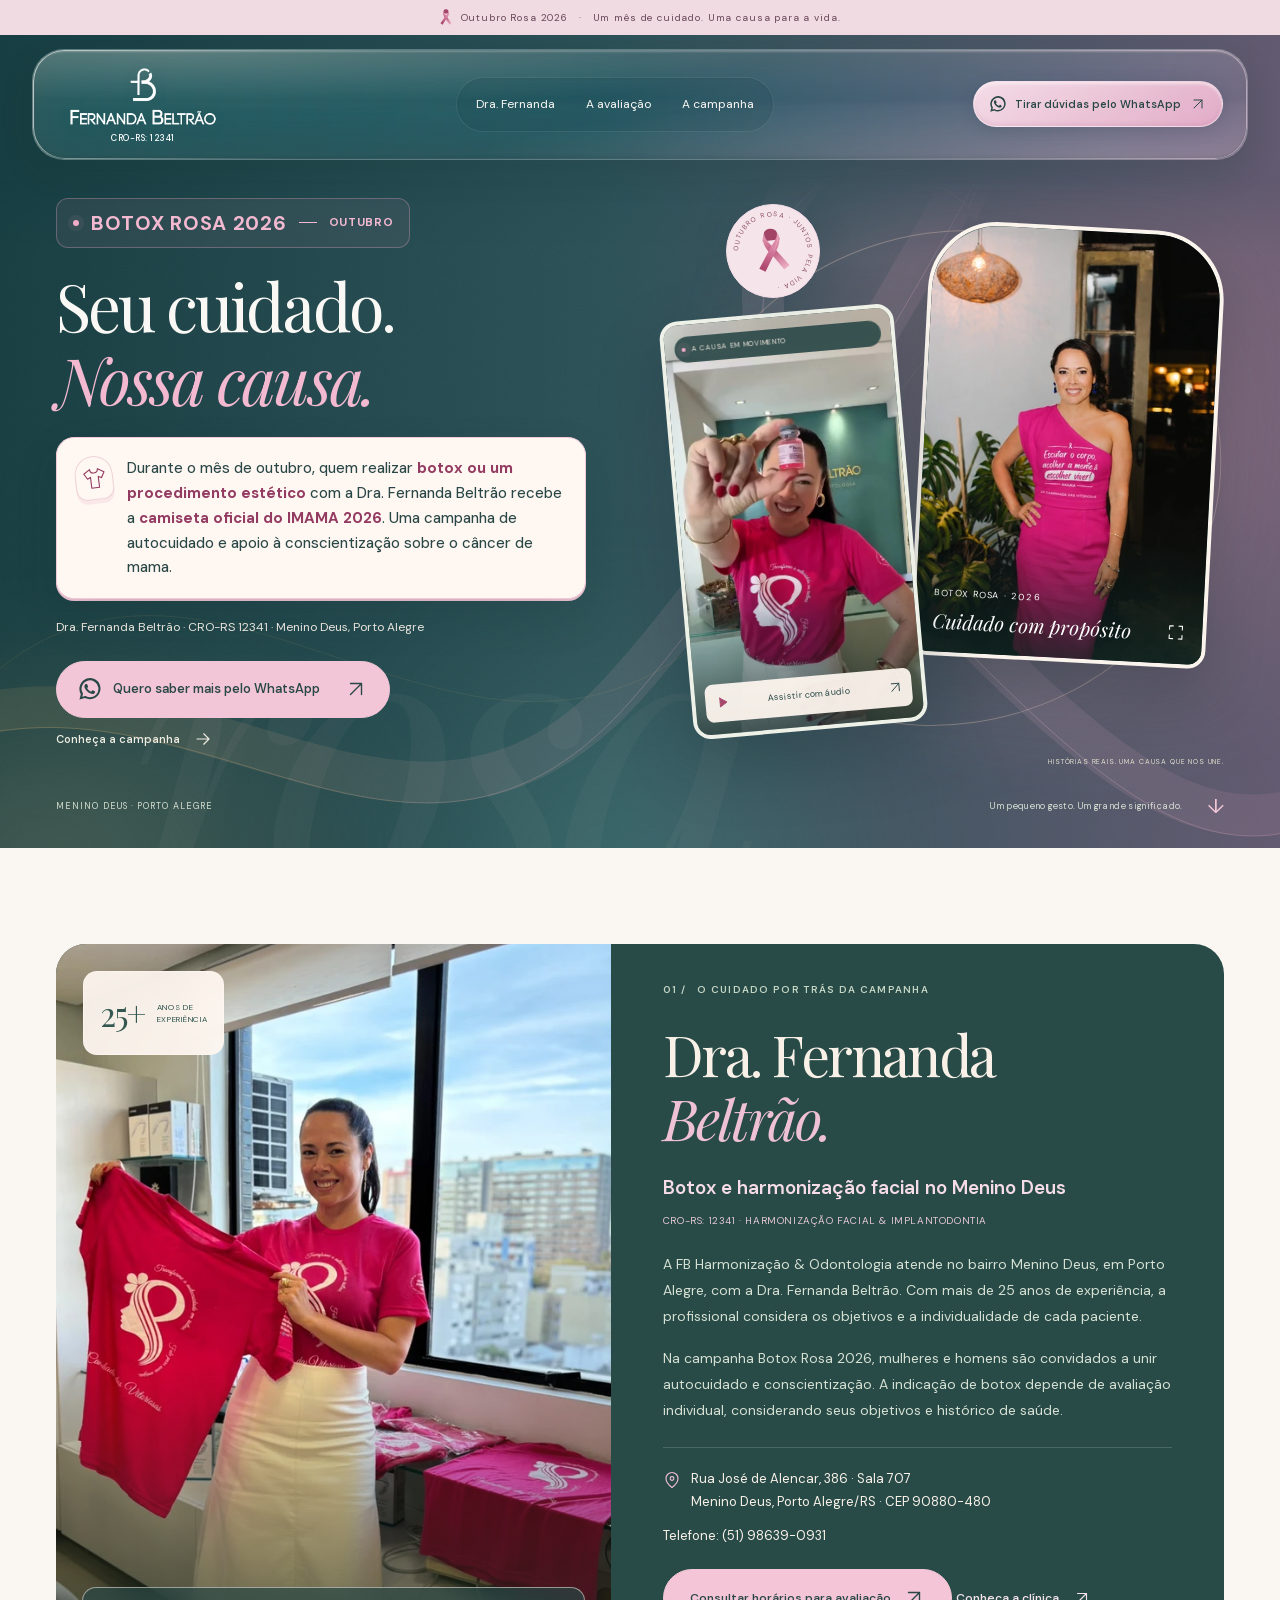
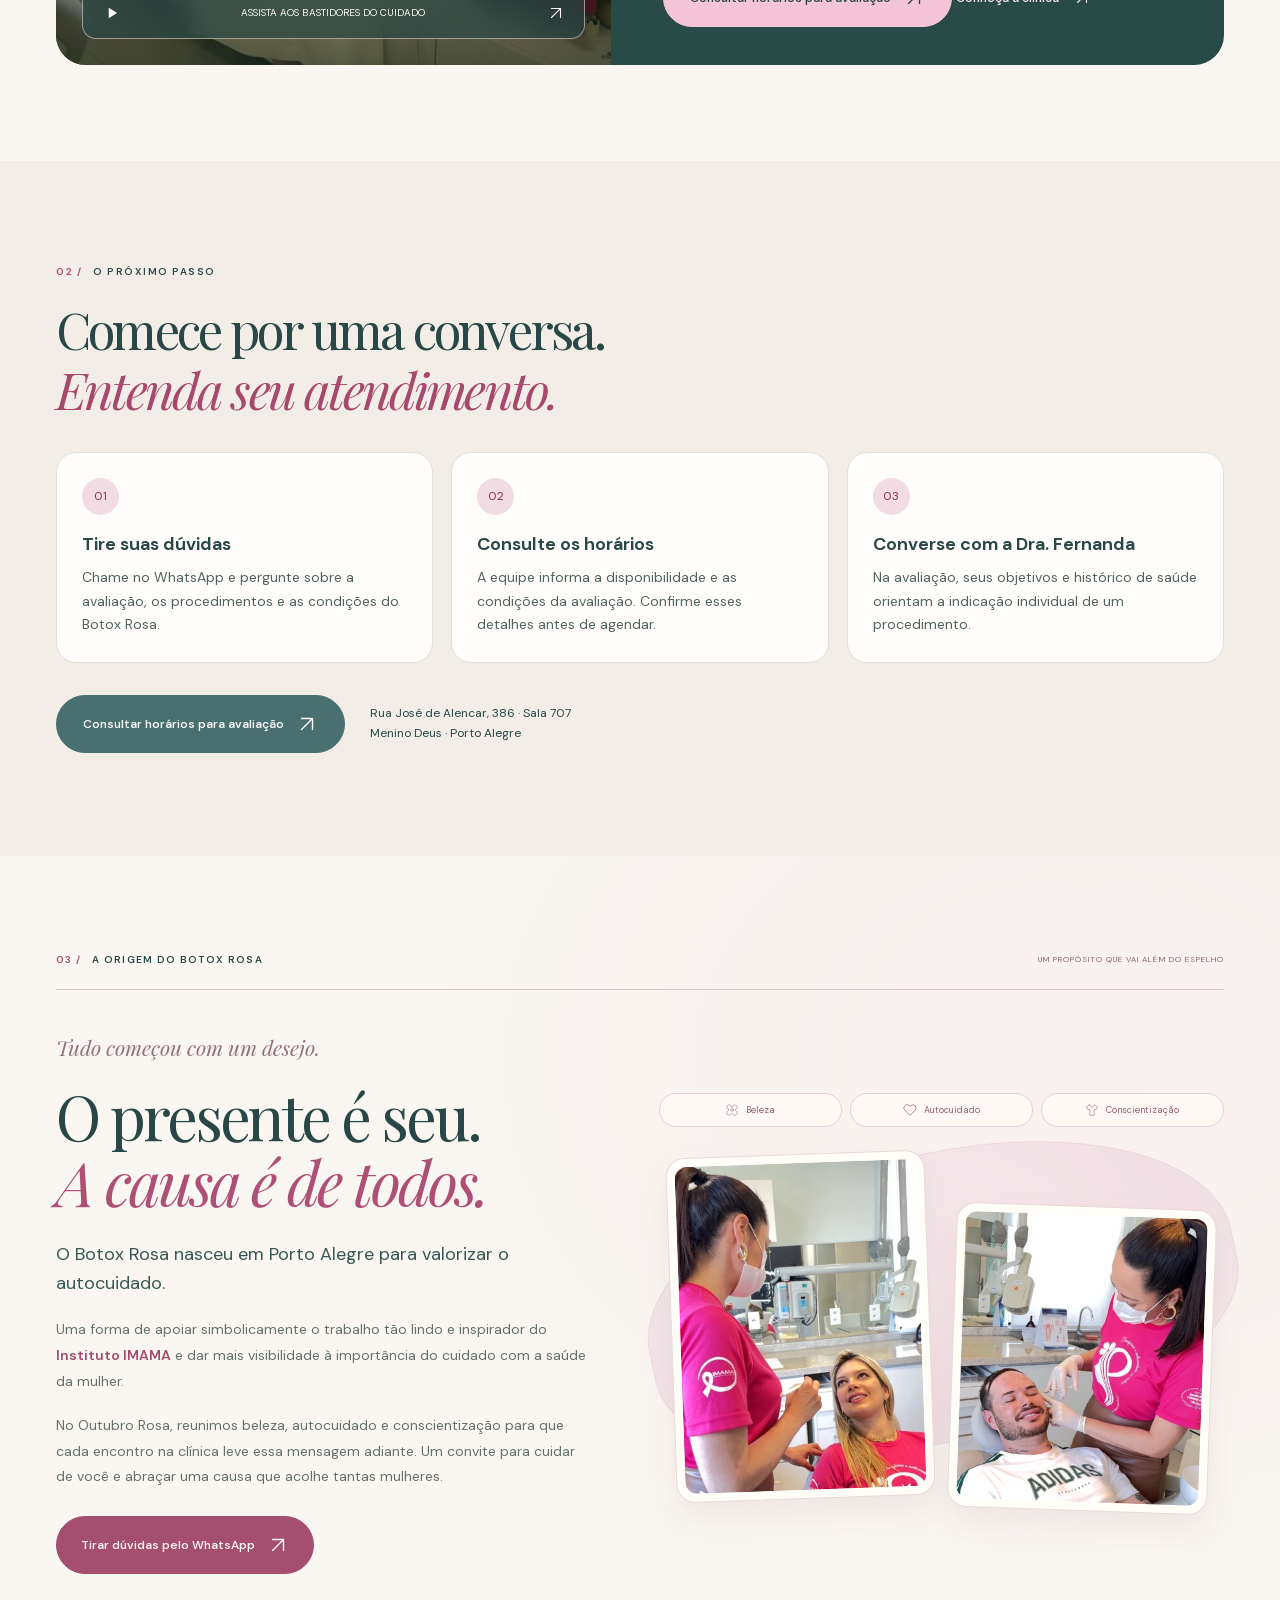
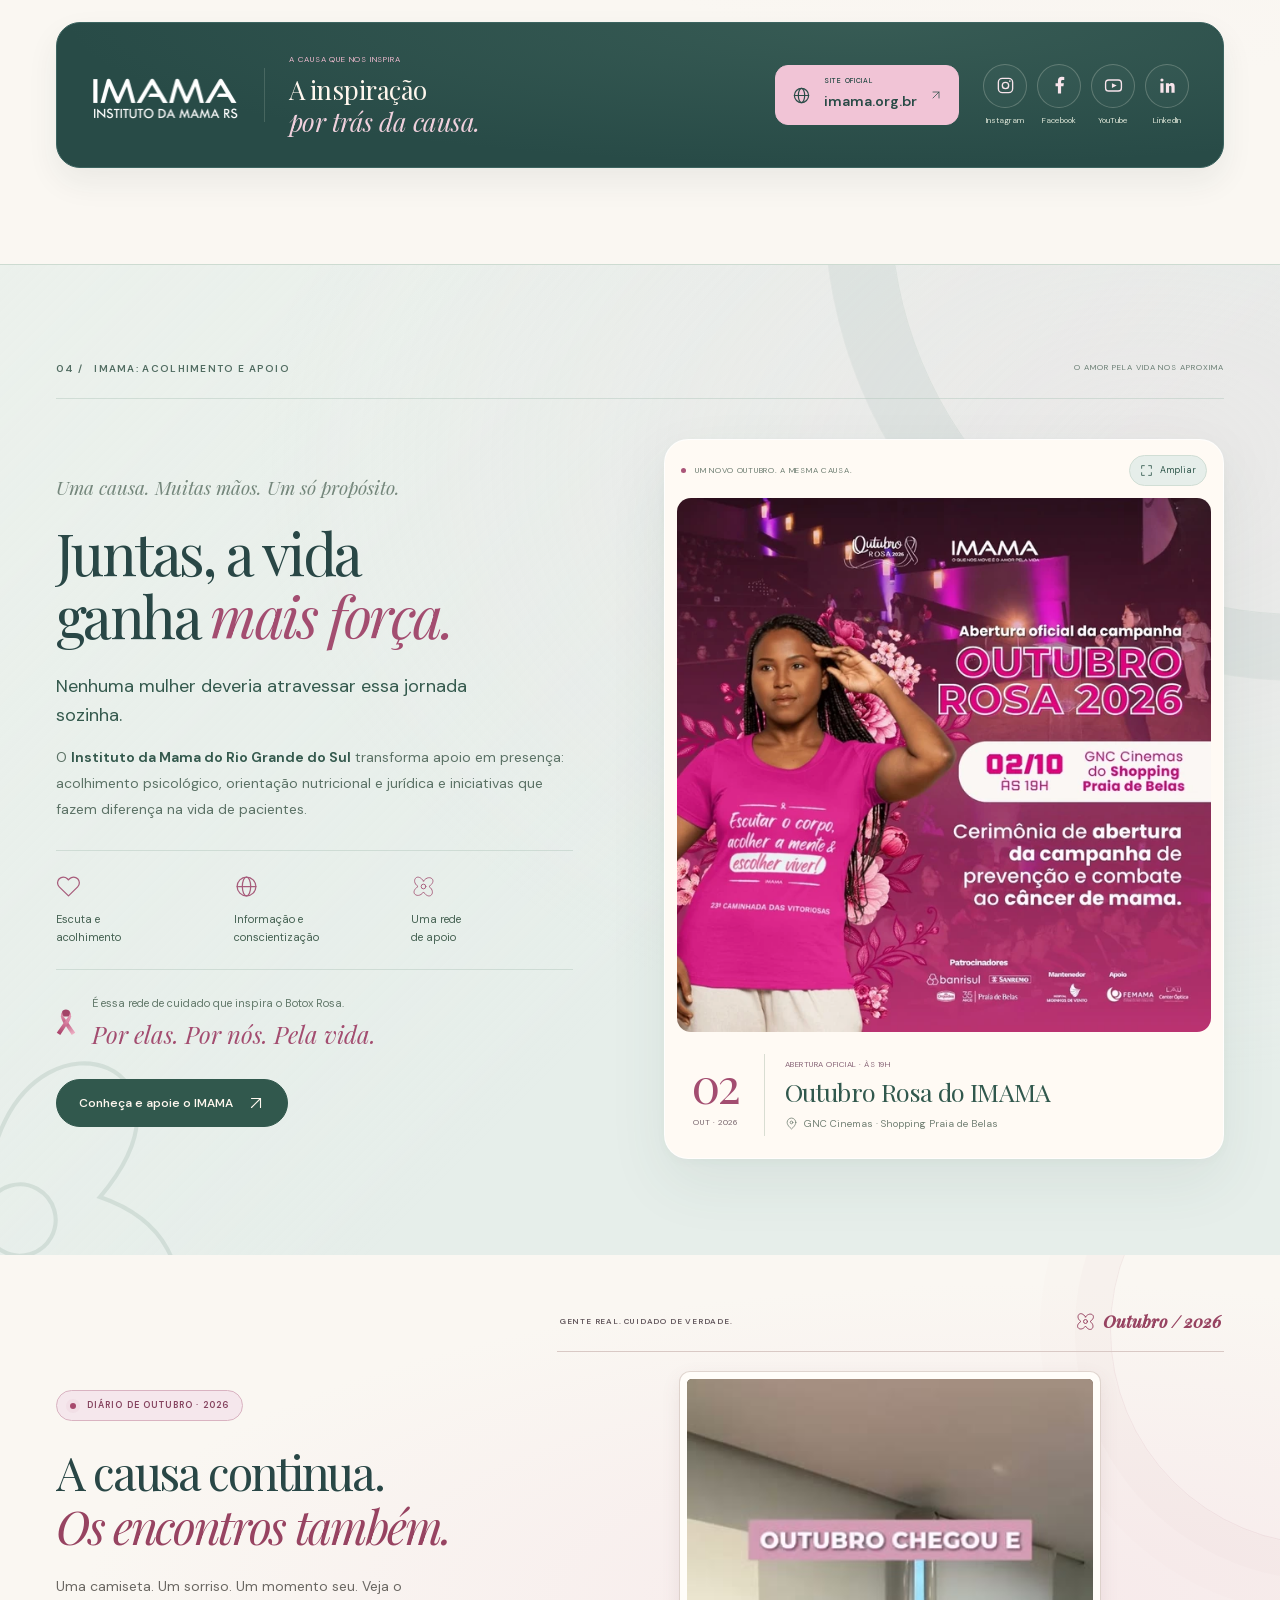
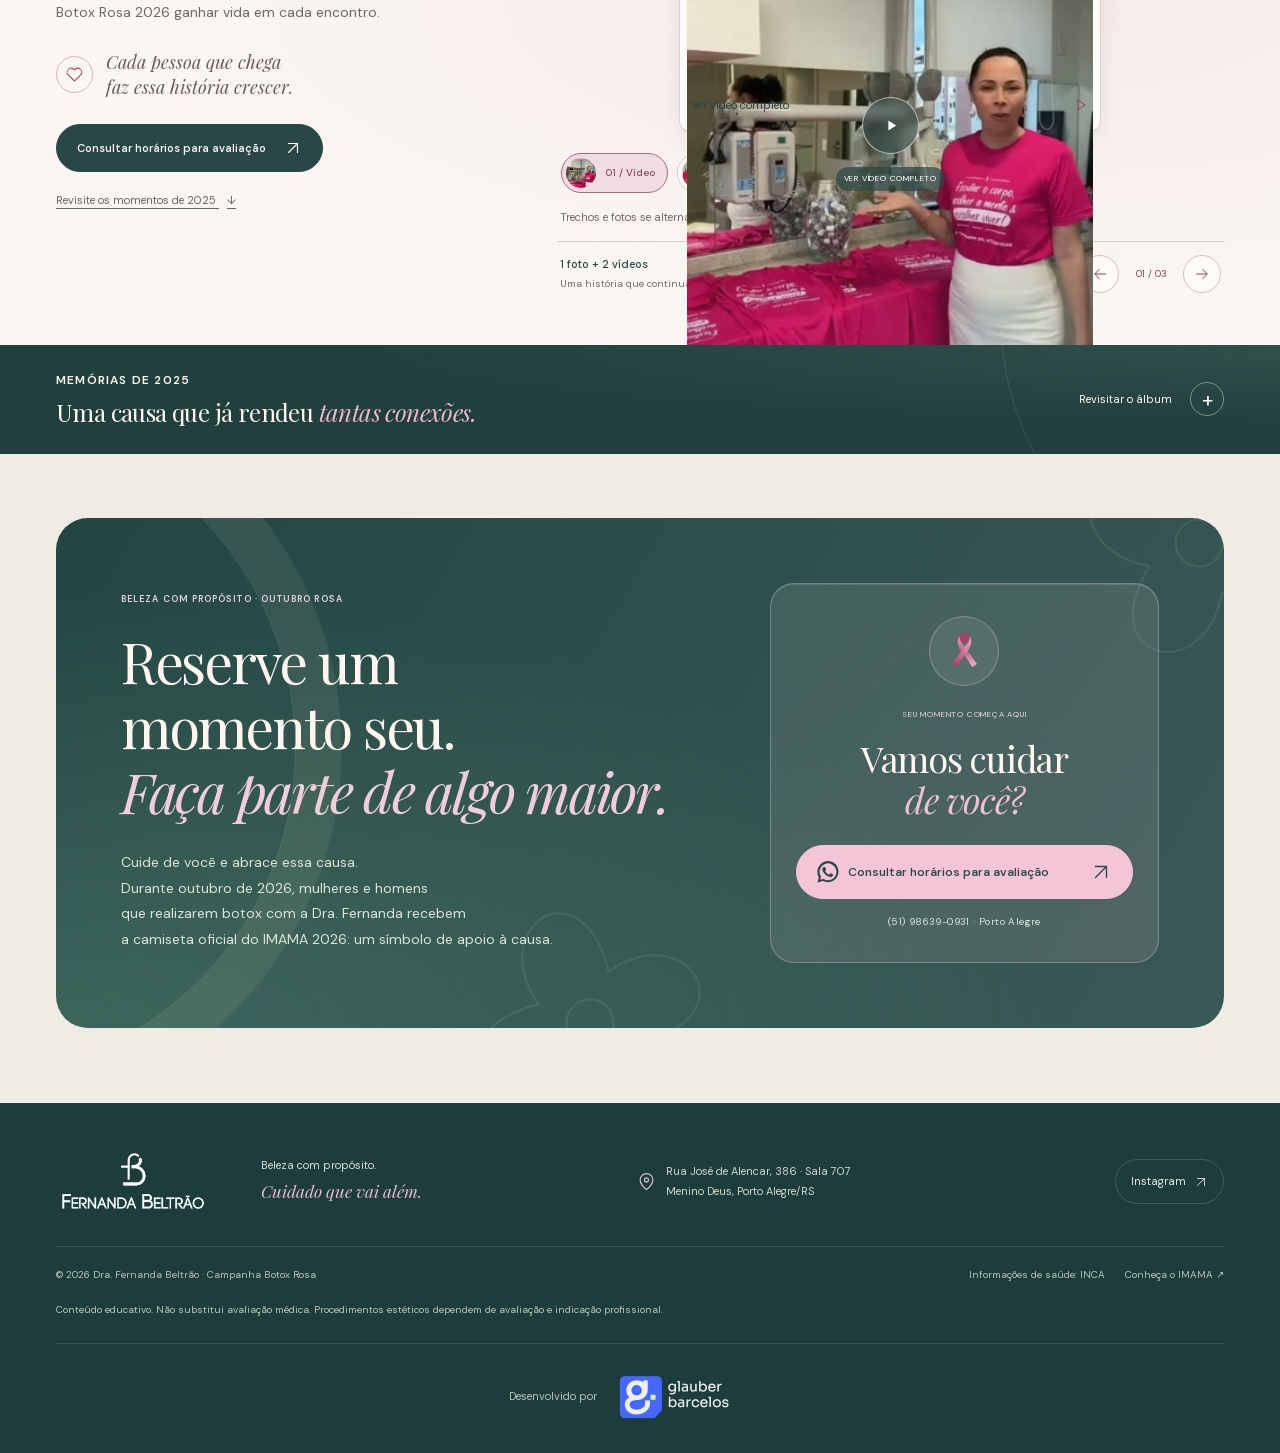
<file: index.html>
<!DOCTYPE html>
<html lang="pt-BR">
<head>
  <meta charset="UTF-8">
  <meta name="site-version" content="development" data-manifest="site-version.json">
  <meta http-equiv="refresh" content="0; url=botox-rosa/">
  <script>
    window.location.replace(new URL('botox-rosa/' + window.location.search + window.location.hash, window.location.href).href);
  </script>
  <meta name="viewport" content="width=device-width, initial-scale=1.0">
  <meta name="description" content="Botox Rosa 2026 no Menino Deus, Porto Alegre. Em outubro, mulheres e homens que realizarem botox com a Dra. Fernanda Beltrão recebem a camiseta oficial do IMAMA 2026.">
  <meta name="author" content="Dra. Fernanda Beltrão">
  <meta name="robots" content="index, follow, max-snippet:-1, max-image-preview:large, max-video-preview:-1">
  <meta property="og:title" content="Botox Rosa — Outubro 2026 | Dra. Fernanda Beltrão">
  <meta property="og:description" content="Seu cuidado. Nossa causa. Em outubro, mulheres e homens que realizarem botox com a Dra. Fernanda Beltrão recebem a camiseta oficial do IMAMA 2026.">
  <meta property="og:site_name" content="Dra. Fernanda Beltrão · Botox Rosa">
  <meta property="og:image" content="https://fernandabeltrao.com.br/botox-rosa/assets/media/botox-rosa-social-2026-v2.jpg">
  <meta property="og:image:secure_url" content="https://fernandabeltrao.com.br/botox-rosa/assets/media/botox-rosa-social-2026-v2.jpg">
  <meta property="og:image:type" content="image/jpeg">
  <meta property="og:image:width" content="1200">
  <meta property="og:image:height" content="630">
  <meta property="og:image:alt" content="Botox Rosa, Outubro 2026. Cuidado com propósito. Dra. Fernanda Beltrão vestida de rosa com a mensagem do IMAMA.">
  <meta property="og:type" content="website">
  <meta property="og:locale" content="pt_BR">
  <meta property="og:url" content="https://fernandabeltrao.com.br/botox-rosa/">
  <meta name="twitter:card" content="summary_large_image">
  <meta name="twitter:title" content="Botox Rosa — Outubro 2026 | Dra. Fernanda Beltrão">
  <meta name="twitter:description" content="Seu cuidado. Nossa causa. Em outubro, mulheres e homens que realizarem botox com a Dra. Fernanda Beltrão recebem a camiseta oficial do IMAMA 2026.">
  <meta name="twitter:image" content="https://fernandabeltrao.com.br/botox-rosa/assets/media/botox-rosa-social-x-2026-v2.jpg">
  <meta name="twitter:image:alt" content="Botox Rosa, Outubro 2026. Cuidado com propósito. Dra. Fernanda Beltrão vestida de rosa com a mensagem do IMAMA.">
  <link rel="canonical" href="https://fernandabeltrao.com.br/botox-rosa/">
  <meta name="theme-color" content="#4A6F70">
  <link rel="icon" type="image/svg+xml" href="data:image/svg+xml,<svg xmlns='http://www.w3.org/2000/svg' viewBox='0 0 100 100'><text y='.9em' font-size='90'>✨</text></svg>">
  <title>Botox Rosa em Porto Alegre | Botox no Menino Deus</title>
</head>
<body>
  <main><p>Você está sendo direcionado para a campanha Botox Rosa.</p><p><a href="botox-rosa/">Acessar a campanha</a></p></main>
</body>
</html>
</file>
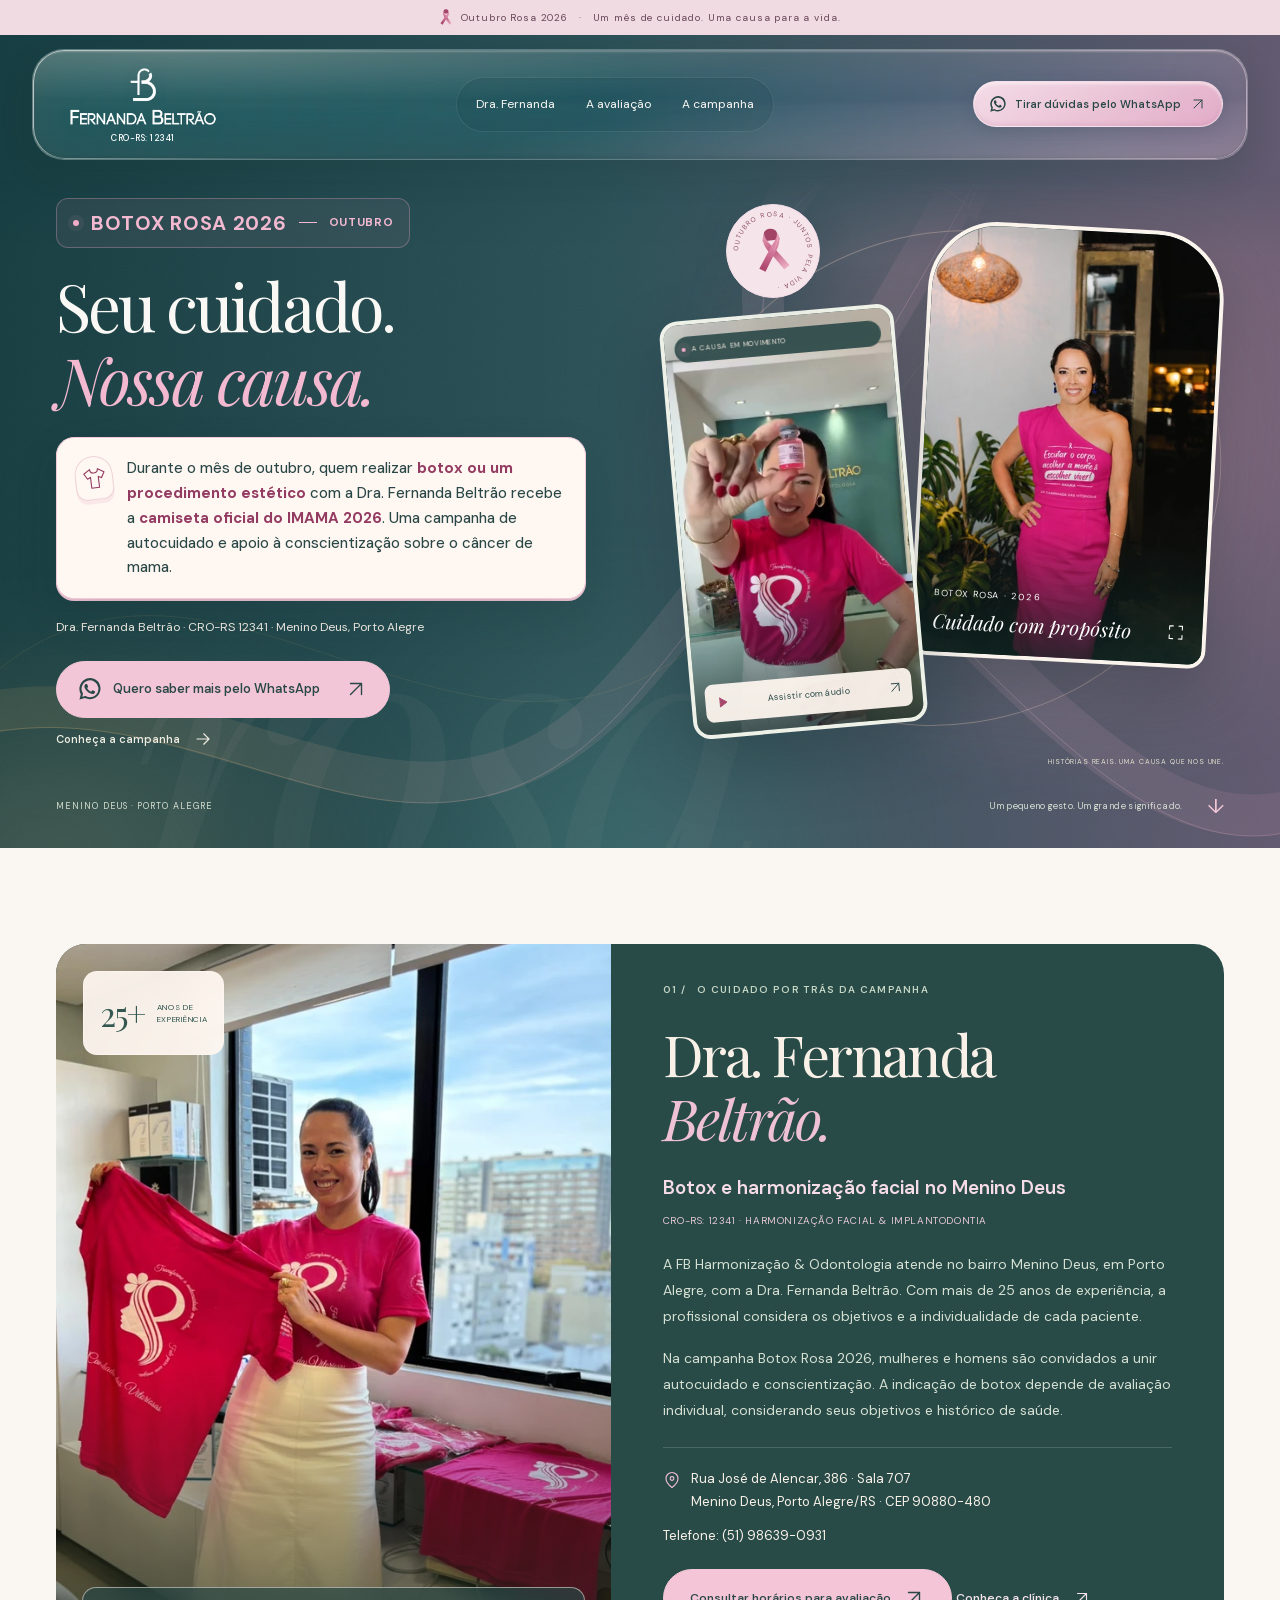
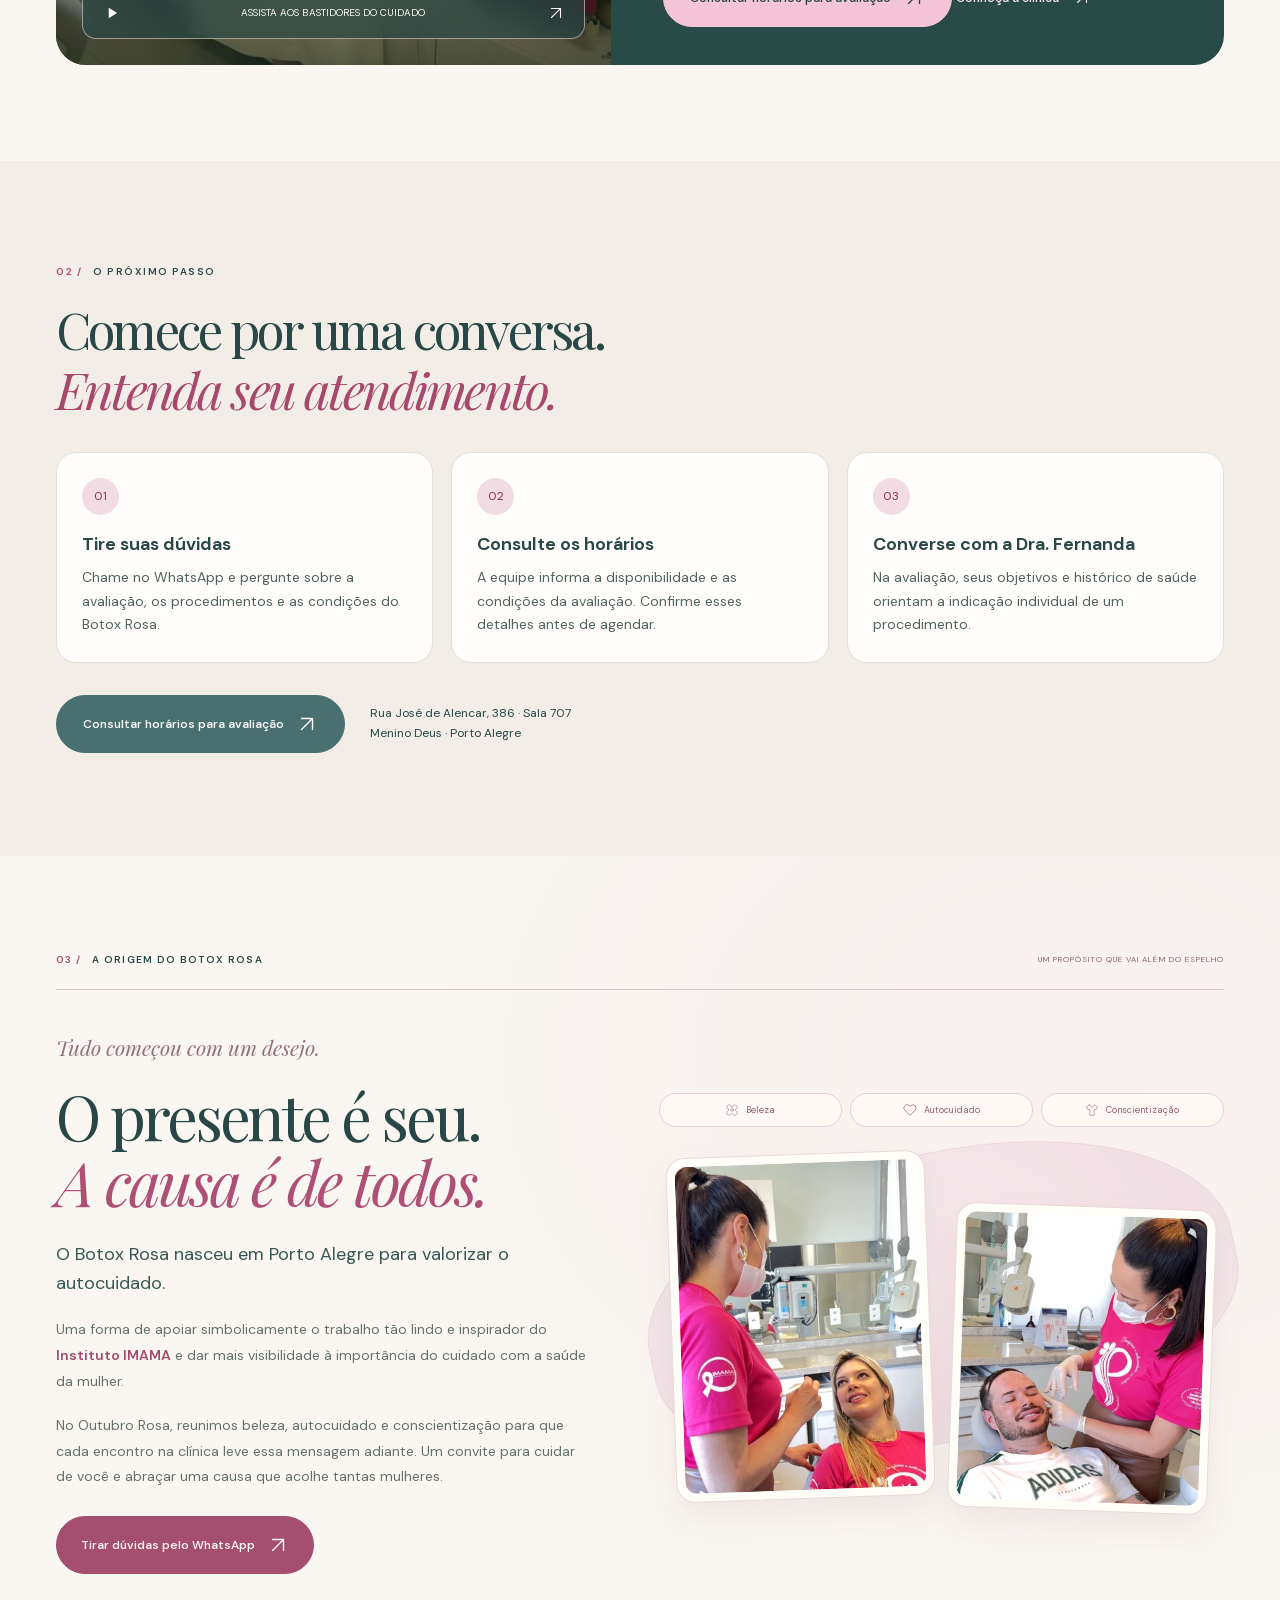
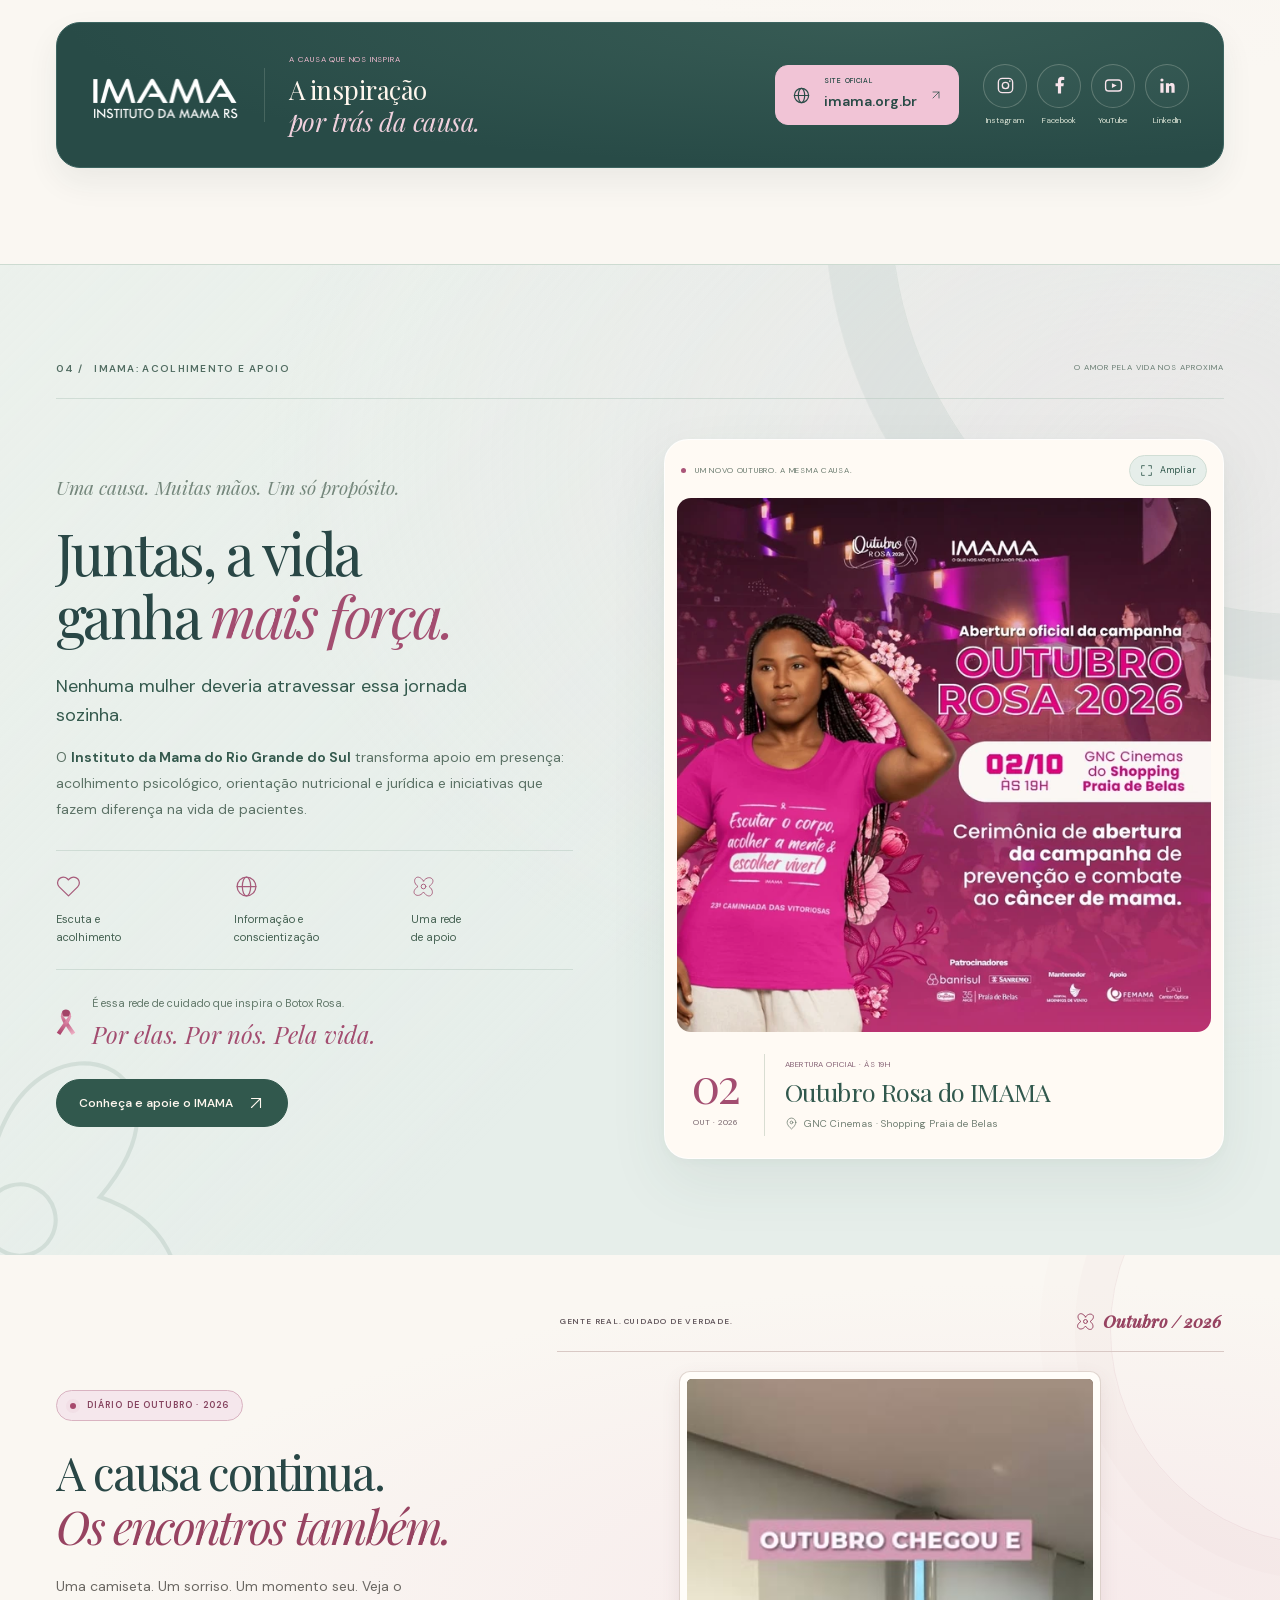
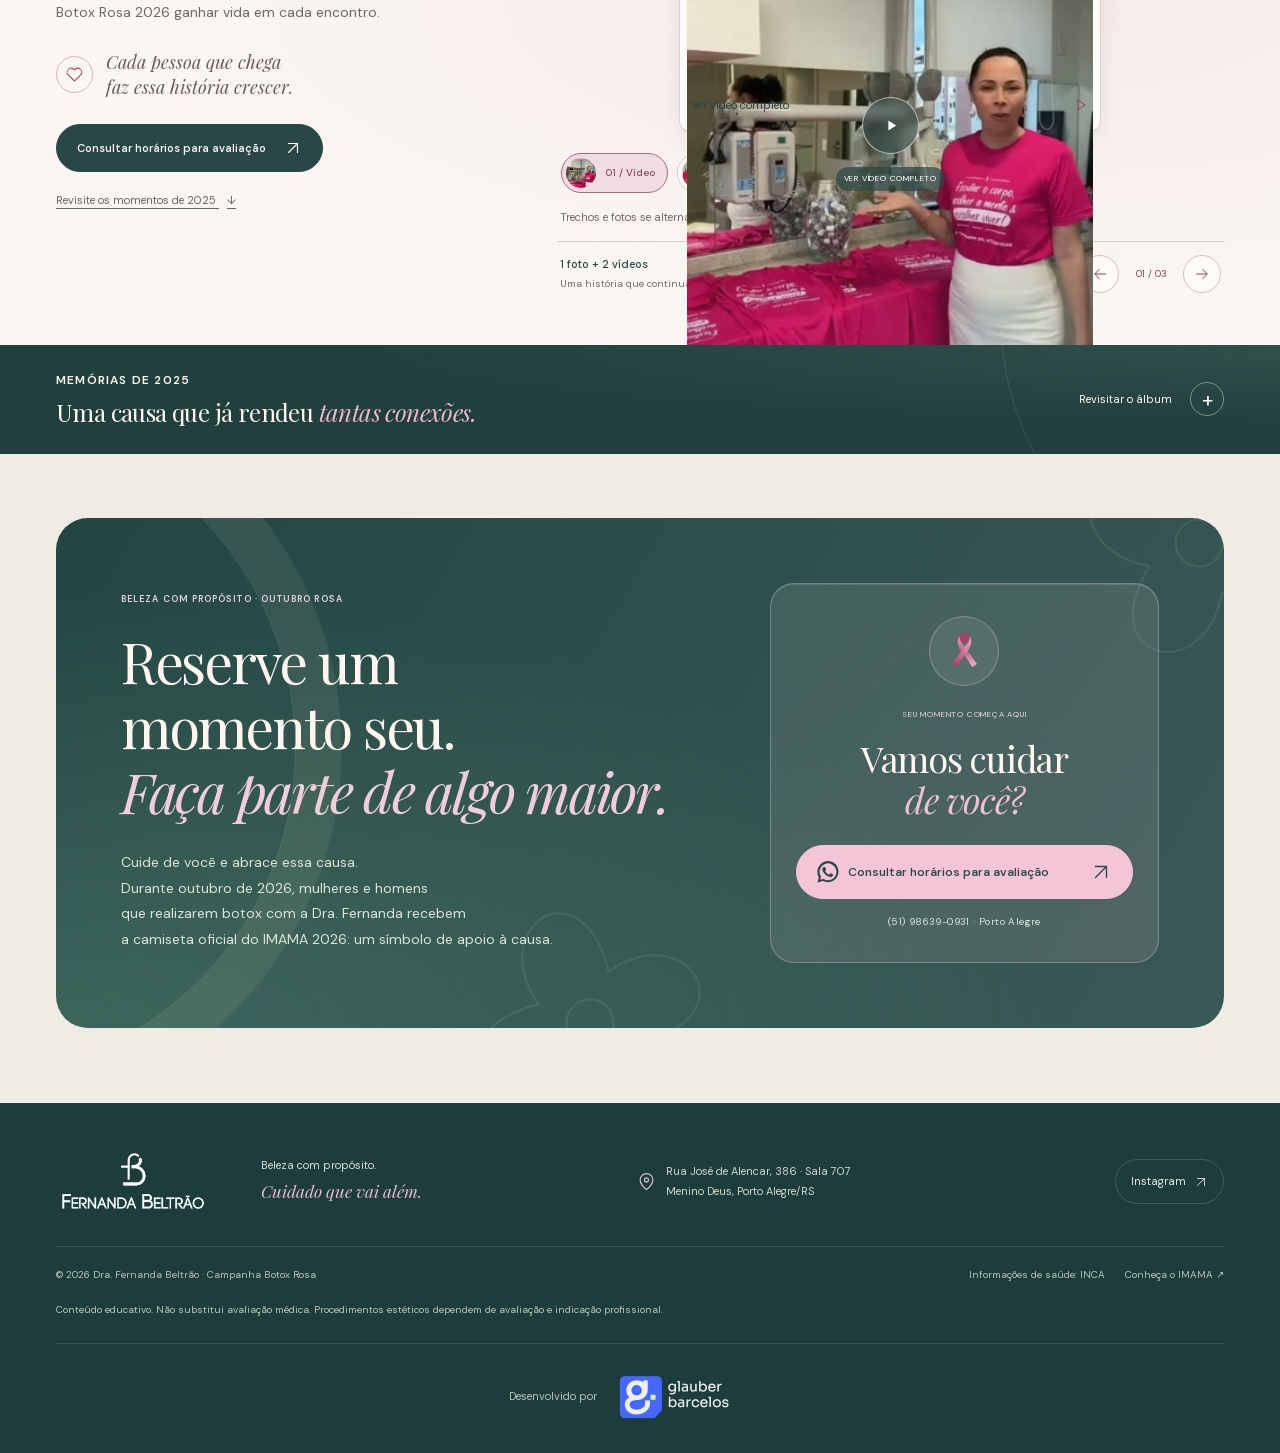
<file: botox-rosa/index.html>
<!DOCTYPE html>
<html lang="pt-BR">
<head>
  <meta charset="UTF-8">
  <meta name="site-version" content="development" data-manifest="../site-version.json">
  <script src="../assets/js/site-update.js" defer></script>
  <meta name="viewport" content="width=device-width, initial-scale=1">
  <meta name="description" content="Botox Rosa 2026 no Menino Deus, Porto Alegre. Em outubro, mulheres e homens que realizarem botox com a Dra. Fernanda Beltrão recebem a camiseta oficial do IMAMA 2026.">
  <meta name="author" content="Dra. Fernanda Beltrão">
  <meta name="robots" content="index, follow, max-snippet:-1, max-image-preview:large, max-video-preview:-1">
  <meta name="theme-color" content="#4A6F70">
  <meta property="og:title" content="Botox Rosa — Outubro 2026 | Dra. Fernanda Beltrão">
  <meta property="og:description" content="Seu cuidado. Nossa causa. Em outubro, mulheres e homens que realizarem botox com a Dra. Fernanda Beltrão recebem a camiseta oficial do IMAMA 2026.">
  <meta property="og:site_name" content="Dra. Fernanda Beltrão · Botox Rosa">
  <meta property="og:type" content="website">
  <meta property="og:locale" content="pt_BR">
  <meta property="og:url" content="https://fernandabeltrao.com.br/botox-rosa/">
  <meta property="og:image" content="https://fernandabeltrao.com.br/botox-rosa/assets/media/botox-rosa-social-2026-v2.jpg">
  <meta property="og:image:secure_url" content="https://fernandabeltrao.com.br/botox-rosa/assets/media/botox-rosa-social-2026-v2.jpg">
  <meta property="og:image:type" content="image/jpeg">
  <meta property="og:image:width" content="1200">
  <meta property="og:image:height" content="630">
  <meta property="og:image:alt" content="Botox Rosa, Outubro 2026. Cuidado com propósito. Dra. Fernanda Beltrão vestida de rosa com a mensagem do IMAMA.">
  <meta name="twitter:card" content="summary_large_image">
  <meta name="twitter:title" content="Botox Rosa — Outubro 2026 | Dra. Fernanda Beltrão">
  <meta name="twitter:description" content="Seu cuidado. Nossa causa. Em outubro, mulheres e homens que realizarem botox com a Dra. Fernanda Beltrão recebem a camiseta oficial do IMAMA 2026.">
  <meta name="twitter:image" content="https://fernandabeltrao.com.br/botox-rosa/assets/media/botox-rosa-social-x-2026-v2.jpg">
  <meta name="twitter:image:alt" content="Botox Rosa, Outubro 2026. Cuidado com propósito. Dra. Fernanda Beltrão vestida de rosa com a mensagem do IMAMA.">
  <link rel="canonical" href="https://fernandabeltrao.com.br/botox-rosa/">
  <script type="application/ld+json">
  {
    "@context": "https://schema.org",
    "@graph": [
      {
        "@type": "WebSite",
        "@id": "https://fernandabeltrao.com.br/#website",
        "url": "https://fernandabeltrao.com.br/",
        "name": "Dra. Fernanda Beltrão — FB Harmonização & Odontologia",
        "inLanguage": "pt-BR",
        "publisher": {
          "@id": "https://fernandabeltrao.com.br/botox-rosa/#clinica"
        }
      },
      {
        "@type": "WebPage",
        "@id": "https://fernandabeltrao.com.br/botox-rosa/#webpage",
        "url": "https://fernandabeltrao.com.br/botox-rosa/",
        "name": "Botox Rosa em Porto Alegre | Botox no Menino Deus",
        "description": "Botox Rosa 2026 no Menino Deus, Porto Alegre. Em outubro, mulheres e homens que realizarem botox com a Dra. Fernanda Beltrão recebem a camiseta oficial do IMAMA 2026.",
        "inLanguage": "pt-BR",
        "dateModified": "2026-10-03",
        "isPartOf": {
          "@id": "https://fernandabeltrao.com.br/#website"
        },
        "publisher": {
          "@id": "https://fernandabeltrao.com.br/botox-rosa/#clinica"
        },
        "mainEntity": {
          "@id": "https://fernandabeltrao.com.br/botox-rosa/#campanha"
        },
        "about": [
          {
            "@id": "https://fernandabeltrao.com.br/botox-rosa/#botox"
          },
          {
            "@id": "https://fernandabeltrao.com.br/botox-rosa/#harmonizacao-facial"
          }
        ],
        "primaryImageOfPage": {
          "@type": "ImageObject",
          "url": "https://fernandabeltrao.com.br/botox-rosa/assets/media/botox-rosa-social-2026-v2.jpg",
          "width": 1200,
          "height": 630
        }
      },
      {
        "@type": "Thing",
        "@id": "https://fernandabeltrao.com.br/botox-rosa/#campanha",
        "name": "Botox Rosa 2026",
        "description": "Campanha da FB Harmonização & Odontologia, com a Dra. Fernanda Beltrão, no Menino Deus, em Porto Alegre. Durante outubro de 2026, mulheres e homens que realizarem botox com a Dra. Fernanda recebem a camiseta oficial do IMAMA 2026. A iniciativa apoia simbolicamente a causa do IMAMA.",
        "url": "https://fernandabeltrao.com.br/botox-rosa/"
      },
      {
        "@type": "Dentist",
        "@id": "https://fernandabeltrao.com.br/botox-rosa/#clinica",
        "name": "FB Harmonização & Odontologia",
        "url": "https://fernandabeltrao.com.br/botox-rosa/",
        "description": "Atendimento em botox, harmonização facial e implantodontia com a Dra. Fernanda Beltrão no bairro Menino Deus, em Porto Alegre/RS.",
        "telephone": "+5551986390931",
        "image": "https://fernandabeltrao.com.br/botox-rosa/assets/optimized/images/principal-1033.webp",
        "address": {
          "@type": "PostalAddress",
          "streetAddress": "Rua José de Alencar, 386, sala 707 — Menino Deus",
          "addressLocality": "Porto Alegre",
          "addressRegion": "RS",
          "postalCode": "90880-480",
          "addressCountry": "BR"
        },
        "areaServed": {
          "@type": "City",
          "name": "Porto Alegre"
        },
        "hasMap": "https://maps.google.com/?q=R.+Jos%C3%A9+de+Alencar,+386,+Menino+Deus,+Porto+Alegre,+RS,+90880-480",
        "sameAs": [
          "https://www.instagram.com/dra.fernandabeltrao/"
        ],
        "employee": {
          "@id": "https://fernandabeltrao.com.br/botox-rosa/#fernanda"
        },
        "subjectOf": {
          "@id": "https://fernandabeltrao.com.br/botox-rosa/#webpage"
        }
      },
      {
        "@type": "Person",
        "@id": "https://fernandabeltrao.com.br/botox-rosa/#fernanda",
        "name": "Dra. Fernanda Beltrão",
        "url": "https://fernandabeltrao.com.br/botox-rosa/#dra-fernanda",
        "image": "https://fernandabeltrao.com.br/botox-rosa/assets/optimized/images/principal-1033.webp",
        "worksFor": {
          "@id": "https://fernandabeltrao.com.br/botox-rosa/#clinica"
        },
        "identifier": {
          "@type": "PropertyValue",
          "propertyID": "CRO-RS",
          "value": "12341"
        },
        "sameAs": [
          "https://www.instagram.com/dra.fernandabeltrao/"
        ]
      },
      {
        "@type": "Service",
        "@id": "https://fernandabeltrao.com.br/botox-rosa/#botox",
        "name": "Botox no Menino Deus, Porto Alegre",
        "serviceType": "Botox",
        "provider": {
          "@id": "https://fernandabeltrao.com.br/botox-rosa/#clinica"
        },
        "areaServed": {
          "@type": "City",
          "name": "Porto Alegre"
        },
        "url": "https://fernandabeltrao.com.br/botox-rosa/#dra-fernanda"
      },
      {
        "@type": "Service",
        "@id": "https://fernandabeltrao.com.br/botox-rosa/#harmonizacao-facial",
        "name": "Harmonização facial em Porto Alegre",
        "serviceType": "Harmonização facial",
        "provider": {
          "@id": "https://fernandabeltrao.com.br/botox-rosa/#clinica"
        },
        "areaServed": {
          "@type": "City",
          "name": "Porto Alegre"
        },
        "url": "https://fernandabeltrao.com.br/botox-rosa/#dra-fernanda"
      }
    ]
  }
  </script>
  <link rel="icon" type="image/svg+xml" href="assets/ribbon.svg">
  <link rel="preload" href="assets/fonts/dm-sans-latin.woff2" as="font" type="font/woff2" crossorigin>
  <link rel="preload" href="assets/fonts/playfair-display-latin.woff2" as="font" type="font/woff2" crossorigin>
  <link rel="preload" href="assets/fonts/playfair-display-italic-latin.woff2" as="font" type="font/woff2" crossorigin>
  <link rel="stylesheet" href="assets/fonts.css">
  <link rel="stylesheet" href="assets/campaign.css">
  <link rel="stylesheet" href="assets/experience.css?v=offer-invitation">
<link rel="stylesheet" href="assets/sections.css?v=local-seo">
<link rel="stylesheet" href="assets/campaign-2026.css">
  <link rel="stylesheet" href="assets/conversion.css">
  <script src="assets/analytics.js" defer></script>
  <script src="assets/clarity-tracking.js" defer></script>
  <script src="assets/campaign.js" defer></script>
  <title>Botox Rosa em Porto Alegre | Botox no Menino Deus</title>
  <script type="text/javascript">
    (function(c,l,a,r,i,t,y){
        c[a]=c[a]||function(){(c[a].q=c[a].q||[]).push(arguments)};
        function loadClarity(){
          t=l.createElement(r);t.async=1;t.src="https://www.clarity.ms/tag/"+i;
          y=l.getElementsByTagName(r)[0];y.parentNode.insertBefore(t,y);
        }
        // Queue campaign events immediately; download analytics after critical content.
        function scheduleClarity(){
          if(c.requestIdleCallback)c.requestIdleCallback(loadClarity,{timeout:2000});
          else c.setTimeout(loadClarity,200);
        }
        if(l.readyState==="complete")scheduleClarity();
        else c.addEventListener("load",scheduleClarity,{once:true});
    })(window, document, "clarity", "script", "yqwnjvqus9");
  </script>
</head>
<body>
  <svg class="svg-library" xmlns="http://www.w3.org/2000/svg" aria-hidden="true">
    <symbol id="icon-arrow" viewBox="0 0 24 24"><path d="M4 12h15M13 5l7 7-7 7"/></symbol>
    <symbol id="icon-arrow-up" viewBox="0 0 24 24"><path d="M6 18 18 6M6 6h12v12"/></symbol>
    <symbol id="icon-heart" viewBox="0 0 24 24"><path d="M20.8 4.6a5.5 5.5 0 0 0-7.8 0L12 5.7l-1.1-1.1a5.5 5.5 0 0 0-7.8 7.8L12 21l8.8-8.6a5.5 5.5 0 0 0 0-7.8Z"/></symbol>
    <symbol id="icon-whatsapp" viewBox="0 0 24 24"><path d="M20.5 3.5A11.8 11.8 0 0 0 2 17.8L.5 23.5l5.9-1.6A11.8 11.8 0 0 0 23.5 11.8c0-3.1-1.2-6.1-3-8.3ZM12 21a9.1 9.1 0 0 1-4.7-1.3l-.4-.2-3.4.9.9-3.3-.2-.4A9.2 9.2 0 1 1 12 21Zm5-6.8c-.3-.1-1.7-.8-1.9-.9-.3-.1-.5-.1-.7.2-.2.3-.7.9-.9 1.1-.2.2-.3.2-.6.1-.3-.1-1.2-.4-2.3-1.4-.9-.7-1.5-1.7-1.6-2-.2-.3 0-.4.1-.6l.5-.6.3-.5c.1-.2 0-.4 0-.5l-.9-2.1c-.2-.5-.5-.5-.7-.5h-.6c-.2 0-.5.1-.8.4-.3.3-1 1-1 2.4s1 2.8 1.2 3c.1.2 2 3.1 4.9 4.4.7.3 1.2.5 1.6.6.7.2 1.3.2 1.8.1.5-.1 1.7-.7 1.9-1.4.2-.7.2-1.2.2-1.4-.1-.1-.3-.2-.6-.4Z"/></symbol>
    <symbol id="icon-shirt" viewBox="0 0 32 32"><path d="m11 4-8 5 4 7 4-2v14h10V14l4 2 4-7-8-5c0 3-2 5-5 5s-5-2-5-5Z"/></symbol>
    <symbol id="icon-check" viewBox="0 0 24 24"><path d="m5 12 4 4L19 6"/></symbol>
    <symbol id="icon-flower" viewBox="0 0 32 32"><path d="M16 9c-8-12-17 0-7 7-12 8 0 17 7 7 8 12 17 0 7-7 12-8 0-17-7-7Z"/><circle cx="16" cy="16" r="3"/></symbol>
    <symbol id="icon-location" viewBox="0 0 24 24"><path d="M20 10c0 6-8 12-8 12S4 16 4 10a8 8 0 1 1 16 0Z"/><circle cx="12" cy="10" r="2.5"/></symbol>
    <symbol id="icon-play" viewBox="0 0 24 24"><path d="m9 5 11 7-11 7V5Z"/></symbol>
    <symbol id="icon-expand" viewBox="0 0 24 24"><path d="M8 3H3v5M16 3h5v5M3 16v5h5M21 16v5h-5"/></symbol>
    <symbol id="icon-instagram" viewBox="0 0 24 24"><rect x="3" y="3" width="18" height="18" rx="5"/><circle cx="12" cy="12" r="4"/><circle cx="17.5" cy="6.5" r="1" style="fill:currentColor;stroke:none"/></symbol>
    <symbol id="icon-facebook" viewBox="0 0 24 24"><path d="M14 22v-9h3l.5-4H14V7c0-1.2.4-2 2-2h2V1.4A25 25 0 0 0 15 1c-3 0-5 1.8-5 5v3H7v4h3v9Z"/></symbol>
    <symbol id="icon-youtube" viewBox="0 0 24 24"><rect x="2" y="5" width="20" height="14" rx="4"/><path d="m10 9 6 3-6 3Z" style="fill:currentColor;stroke:none"/></symbol>
    <symbol id="icon-linkedin" viewBox="0 0 24 24"><circle cx="5" cy="5" r="2"/><path d="M3 9h4v12H3Zm7 0h3.8v1.7c.7-1.2 2-2 3.6-2 3 0 3.6 1.9 3.6 4.7V21h-4v-6.1c0-1.5-.2-2.7-1.7-2.7-1.6 0-1.3 1.8-1.3 2.7V21h-4Z"/></symbol>
    <symbol id="icon-globe" viewBox="0 0 24 24"><circle cx="12" cy="12" r="9"/><ellipse cx="12" cy="12" rx="4" ry="9"/><path d="M3 12h18"/></symbol>
  </svg>

  <a class="skip-link" href="#conteudo">Pular para o conteúdo</a>
  <div class="announcement"><img src="assets/ribbon.svg" width="14" height="20" alt="" decoding="async"><span>Outubro Rosa 2026 <span class="announcement-dot">·</span> Um mês de cuidado. Uma causa para a vida.</span></div>
  <header class="site-header">
    <div class="container header-inner">
      <a class="brand" href="../" aria-label="Site da Dra. Fernanda Beltrão, CRO-RS 12341"><img src="assets/optimized/images/logo1-556.webp" width="556" height="233" alt="Fernanda Beltrão" decoding="async"><span class="brand-registration">CRO-RS: 12341</span></a>
      <nav class="desktop-nav" aria-label="Navegação principal">
        <a href="#dra-fernanda">Dra. Fernanda</a><a href="#avaliacao">A avaliação</a><a href="#campanha">A campanha</a>
      </nav>
      <a class="button button-small header-cta" data-whatsapp data-track-intent="duvidas" data-track-cta="cabecalho" href="https://wa.me/5551986390931?text=Ol%C3%A1%21%20Vi%20a%20campanha%20Botox%20Rosa%20e%20gostaria%20de%20entender%20como%20funciona%20a%20avalia%C3%A7%C3%A3o." target="_blank" rel="noopener noreferrer"><svg class="icon whatsapp-icon" aria-hidden="true"><use href="#icon-whatsapp"/></svg><span class="header-cta-full">Tirar dúvidas pelo WhatsApp</span><span class="header-cta-mobile">WhatsApp</span><svg class="icon"><use href="#icon-arrow-up"/></svg></a>
      <button class="menu-toggle" aria-label="Abrir menu" aria-expanded="false" aria-controls="mobile-nav"><span></span><span></span></button>
    </div>
    <nav class="mobile-nav" id="mobile-nav" aria-label="Navegação no celular" hidden>
      <a href="#dra-fernanda">Dra. Fernanda <span>01</span></a><a href="#avaliacao">A avaliação <span>02</span></a><a href="#campanha">A campanha <span>03</span></a><a href="#imama">O IMAMA <span>04</span></a><a href="#campanha-2026">Momentos de 2026 <span>2026</span></a><a href="#momentos">Álbum de 2025 <span>05</span></a>
      <a data-whatsapp data-track-intent="duvidas" data-track-cta="menu_mobile" href="https://wa.me/5551986390931?text=Ol%C3%A1%21%20Vi%20a%20campanha%20Botox%20Rosa%20e%20gostaria%20de%20entender%20como%20funciona%20a%20avalia%C3%A7%C3%A3o." target="_blank" rel="noopener noreferrer">Tirar dúvidas pelo WhatsApp <svg class="icon"><use href="#icon-arrow-up"/></svg></a>
    </nav>
  </header>

  <main id="conteudo">
    <section class="hero hero-cinema hero-conversion" aria-labelledby="hero-title">
      <div class="hero-atmosphere" aria-hidden="true"><span class="hero-glow hero-glow-rose"></span><span class="hero-glow hero-glow-gold"></span><span class="hero-glow hero-glow-green"></span></div>
      <svg class="hero-silk" viewBox="0 0 1440 800" preserveAspectRatio="xMidYMid slice" aria-hidden="true"><defs><linearGradient id="silk-color" x1="100" y1="650" x2="1250" y2="100" gradientUnits="userSpaceOnUse"><stop stop-color="#caa86c"/><stop offset=".42" stop-color="#e4abbe"/><stop offset=".72" stop-color="#f1bfd3"/><stop offset="1" stop-color="#c88aa9"/></linearGradient></defs><path class="silk-band" d="M-160 690C170 460 440 900 710 590S1200-210 1090 35C900-130 735 180 985 430S1380 860 1590 650"/><path class="silk-edge" d="M-160 713C170 483 440 923 710 613S1200-187 1090 58C900-107 735 203 985 453S1380 883 1590 673"/></svg>
      <span class="hero-watermark" aria-hidden="true">rosa</span>
      <svg class="hero-thread" viewBox="0 0 1440 800" preserveAspectRatio="none" aria-hidden="true"><path d="M-100 710C200 210 550 930 875 455S1150 40 1560 350"/></svg>
      <div class="container hero-grid">
        <div class="hero-copy">
          <p class="eyebrow hero-campaign-badge hero-enter"><span class="live-dot" aria-hidden="true"></span><strong>BOTOX ROSA 2026</strong><span class="eyebrow-divider" aria-hidden="true"></span><span class="campaign-date">OUTUBRO</span></p>
          <h1 id="hero-title" class="hero-enter" data-track-section="abertura">Seu cuidado.<br><em>Nossa causa.</em></h1>
          <div class="hero-description hero-offer hero-enter">
            <span class="hero-offer-icon" aria-hidden="true"><svg class="icon"><use href="#icon-shirt"/></svg></span>
            <p>Durante o mês de outubro, quem realizar <strong>botox ou um procedimento estético</strong> com a Dra. Fernanda Beltrão recebe a <strong>camiseta oficial do IMAMA 2026</strong>. Uma campanha de autocuidado e apoio à conscientização sobre o câncer de mama.</p>
          </div>
          <p class="hero-professional hero-enter">Dra. Fernanda Beltrão · CRO-RS 12341 · Menino Deus, Porto Alegre</p>
          <div class="hero-actions hero-enter">
            <a class="button" data-whatsapp data-track-intent="duvidas" data-track-cta="hero" href="https://wa.me/5551986390931?text=Ol%C3%A1%21%20Vi%20a%20campanha%20Botox%20Rosa%202026%20e%20gostaria%20de%20saber%20como%20funciona%20e%20consultar%20os%20hor%C3%A1rios%20para%20avalia%C3%A7%C3%A3o." target="_blank" rel="noopener noreferrer"><svg class="icon whatsapp-icon" aria-hidden="true"><use href="#icon-whatsapp"/></svg> Quero saber mais pelo WhatsApp <svg class="icon button-arrow" aria-hidden="true"><use href="#icon-arrow-up"/></svg></a>
            <a class="text-link" href="#campanha">Conheça a campanha <svg class="icon" aria-hidden="true"><use href="#icon-arrow"/></svg></a>
          </div>
        </div>
        <div class="cinema-collage cinema-photo-led hero-enter" aria-label="Dra. Fernanda em destaque e cenas reais da campanha">
          <button class="hero-portrait" data-media="assets/optimized/images/principal-original.webp" data-type="image" data-title="Dra. Fernanda veste essa causa" data-description="Um convite ao autocuidado e à conscientização neste Outubro Rosa." aria-label="Ampliar foto principal da Dra. Fernanda">
            <img src="assets/optimized/images/principal-640.webp" alt="Dra. Fernanda Beltrão sorrindo, vestida de rosa com a mensagem do IMAMA" width="1033" height="1523" loading="eager" fetchpriority="high" srcset="assets/optimized/images/principal-360.webp 360w, assets/optimized/images/principal-640.webp 640w, assets/optimized/images/principal-960.webp 960w, assets/optimized/images/principal-1033.webp 1033w" sizes="(max-width: 480px) 65vw, (max-width: 760px) 300px, 360px" decoding="async">
            <span class="portrait-caption"><span>BOTOX ROSA · 2026</span><em>Cuidado com propósito</em><svg class="icon"><use href="#icon-expand"/></svg></span>
          </button>
          <div class="cinema-reel" data-parallax="-16"><video class="ambient-video" data-ambient data-hero-reel data-src="assets/optimized/videos/hero-mix.mp4" poster="assets/optimized/images/hero-mix-poster-540.webp" width="540" height="960" muted loop playsinline preload="none" aria-label="Mix sem áudio de sete vídeos da campanha, com troca de cena a cada cinco segundos"></video><span class="reel-label"><span class="live-dot"></span> A CAUSA EM MOVIMENTO</span><button class="reel-watch" data-hero-watch data-media="assets/optimized/videos/botox_rosa.mp4" data-track-video="convite" data-poster="assets/optimized/images/fernanda-poster-540.webp" data-title="Um convite da Dra. Fernanda" data-description="A Dra. Fernanda apresenta o Botox Rosa e o apoio à causa do IMAMA." aria-label="Assistir com áudio: Um convite da Dra. Fernanda"><svg class="icon"><use href="#icon-play"/></svg><span>Assistir com áudio</span><svg class="icon"><use href="#icon-arrow-up"/></svg></button></div>
          <div class="cause-seal" aria-label="Outubro Rosa: juntos pela vida"><svg viewBox="0 0 140 140" aria-hidden="true"><defs><path id="seal-path" d="M70,70 m-53,0 a53,53 0 1,1 106,0 a53,53 0 1,1 -106,0"/></defs><text><textPath href="#seal-path">OUTUBRO ROSA · JUNTOS PELA VIDA · </textPath></text></svg><img src="assets/ribbon.svg" alt="" width="39" height="62" decoding="async"></div>
          <span class="collage-caption">HISTÓRIAS REAIS. UMA CAUSA QUE NOS UNE.</span>
        </div>
      </div>
      <div class="container hero-bottom"><span>MENINO DEUS · PORTO ALEGRE</span><a href="#campanha">Um pequeno gesto. Um grande significado. <span class="scroll-arrow">↓</span></a></div>
    </section>

    <section id="dra-fernanda" class="section doctor-section" aria-labelledby="doctor-title">
      <div class="container doctor-grid">
        <div class="doctor-photo reveal">
          <img src="assets/optimized/images/whatsapp-image-2026-09-30-at-14-52-45-640.webp" alt="Dra. Fernanda Beltrão com a camiseta do IMAMA na edição anterior da campanha" width="900" height="1600" loading="lazy" srcset="assets/optimized/images/whatsapp-image-2026-09-30-at-14-52-45-360.webp 360w, assets/optimized/images/whatsapp-image-2026-09-30-at-14-52-45-640.webp 640w, assets/optimized/images/whatsapp-image-2026-09-30-at-14-52-45-900.webp 900w" sizes="(max-width: 760px) calc(100vw - 48px), 520px" decoding="async">
          <span class="doctor-experience"><strong>25+</strong><span>ANOS DE<br> EXPERIÊNCIA</span></span>
          <button class="doctor-watch" data-media="assets/optimized/videos/gesto.mp4" data-track-video="tecnica" data-track-placement="profissional" data-poster="assets/optimized/images/gesto-poster-540.webp" data-title="Técnica e cuidado, de perto" data-description="Bastidores de um atendimento da Dra. Fernanda durante a edição anterior do Botox Rosa."><svg class="icon"><use href="#icon-play"/></svg><span>ASSISTA AOS BASTIDORES DO CUIDADO</span><svg class="icon"><use href="#icon-arrow-up"/></svg></button>
        </div>
        <div class="doctor-copy reveal">
          <p class="eyebrow"><span class="section-index">01 /</span> O CUIDADO POR TRÁS DA CAMPANHA</p>
          <h2 id="doctor-title" data-track-section="profissional">Dra. Fernanda<br> <em>Beltrão.</em></h2>
          <h3 class="doctor-service-title">Botox e harmonização facial no Menino Deus</h3>
          <p class="doctor-specialty">CRO-RS: 12341 · HARMONIZAÇÃO FACIAL &amp; IMPLANTODONTIA</p>
          <p>A FB Harmonização &amp; Odontologia atende no bairro Menino Deus, em Porto Alegre, com a Dra. Fernanda Beltrão. Com mais de 25 anos de experiência, a profissional considera os objetivos e a individualidade de cada paciente.</p>
          <p>Na campanha Botox Rosa 2026, mulheres e homens são convidados a unir autocuidado e conscientização. A indicação de botox depende de avaliação individual, considerando seus objetivos e histórico de saúde.</p>
          <address class="doctor-address">
            <a href="https://maps.google.com/?q=R.+Jos%C3%A9+de+Alencar,+386,+Menino+Deus,+Porto+Alegre,+RS,+90880-480" target="_blank" rel="noopener noreferrer"><svg class="icon" aria-hidden="true"><use href="#icon-location"/></svg><span>Rua José de Alencar, 386 · Sala 707<br>Menino Deus, Porto Alegre/RS · CEP 90880-480</span></a>
            <a href="tel:+5551986390931">Telefone: (51) 98639-0931</a>
          </address>
          <a class="button doctor-contact" data-whatsapp data-track-intent="horarios" data-track-cta="profissional" href="https://wa.me/5551986390931?text=Ol%C3%A1%21%20Vi%20a%20campanha%20Botox%20Rosa%20e%20gostaria%20de%20consultar%20os%20hor%C3%A1rios%20para%20avalia%C3%A7%C3%A3o." target="_blank" rel="noopener noreferrer">Consultar horários para avaliação <svg class="icon" aria-hidden="true"><use href="#icon-arrow-up"/></svg></a>
          <div class="doctor-signoff"><svg class="icon"><use href="#icon-flower"/></svg><span>Um outubro de beleza,<br> <em>consciência e autocuidado.</em></span></div>
          <a class="text-link" href="https://www.instagram.com/dra.fernandabeltrao/" target="_blank" rel="noopener noreferrer">Conheça a clínica <svg class="icon"><use href="#icon-arrow-up"/></svg></a>
        </div>
      </div>
    </section>

    <section id="avaliacao" class="section evaluation-section" aria-labelledby="evaluation-title">
      <div class="container">
        <p class="eyebrow"><span class="section-index">02 /</span> O PRÓXIMO PASSO</p>
        <h2 id="evaluation-title" data-track-section="avaliacao">Comece por uma conversa.<br><em>Entenda seu atendimento.</em></h2>
        <ol class="evaluation-steps">
          <li><span class="evaluation-number" aria-hidden="true">01</span><h3>Tire suas dúvidas</h3><p>Chame no WhatsApp e pergunte sobre a avaliação, os procedimentos e as condições do Botox Rosa.</p></li>
          <li><span class="evaluation-number" aria-hidden="true">02</span><h3>Consulte os horários</h3><p>A equipe informa a disponibilidade e as condições da avaliação. Confirme esses detalhes antes de agendar.</p></li>
          <li><span class="evaluation-number" aria-hidden="true">03</span><h3>Converse com a Dra. Fernanda</h3><p>Na avaliação, seus objetivos e histórico de saúde orientam a indicação individual de um procedimento.</p></li>
        </ol>
        <div class="evaluation-actions"><a class="button" data-whatsapp data-track-intent="horarios" data-track-cta="avaliacao" href="https://wa.me/5551986390931?text=Ol%C3%A1%21%20Vi%20a%20campanha%20Botox%20Rosa%20e%20gostaria%20de%20consultar%20os%20hor%C3%A1rios%20para%20avalia%C3%A7%C3%A3o." target="_blank" rel="noopener noreferrer">Consultar horários para avaliação <svg class="icon" aria-hidden="true"><use href="#icon-arrow-up"/></svg></a><span>Rua José de Alencar, 386 · Sala 707<br>Menino Deus · Porto Alegre</span></div>
      </div>
    </section>

<section id="campanha" class="section campaign-section origin-section" aria-labelledby="campaign-title">
      <div class="container">
        <div class="origin-topline reveal"><p class="eyebrow"><span class="section-index">03 /</span> A ORIGEM DO BOTOX ROSA</p><span>UM PROPÓSITO QUE VAI ALÉM DO ESPELHO</span></div>
        <div class="origin-grid">
          <div class="origin-copy reveal">
            <span class="origin-kicker">Tudo começou com um desejo.</span>
            <h2 id="campaign-title" data-track-section="origem">O presente é seu.<br><em>A causa é de todos.</em></h2>
            <p class="origin-lead">O Botox Rosa nasceu em Porto Alegre para valorizar o autocuidado.</p>
            <p>Uma forma de apoiar simbolicamente o trabalho tão lindo e inspirador do <strong>Instituto IMAMA</strong> e dar mais visibilidade à importância do cuidado com a saúde da mulher.</p>
            <p>No Outubro Rosa, reunimos beleza, autocuidado e conscientização para que cada encontro na clínica leve essa mensagem adiante. Um convite para cuidar de você e abraçar uma causa que acolhe tantas mulheres.</p>
            <a class="button origin-button" data-whatsapp data-track-intent="duvidas" data-track-cta="origem" href="https://wa.me/5551986390931?text=Ol%C3%A1%21%20Vi%20a%20campanha%20Botox%20Rosa%20e%20gostaria%20de%20entender%20como%20funciona%20a%20avalia%C3%A7%C3%A3o." target="_blank" rel="noopener noreferrer">Tirar dúvidas pelo WhatsApp <svg class="icon"><use href="#icon-arrow-up"/></svg></a>
          </div>
          <div class="origin-stories reveal">
            <div class="origin-values" aria-label="Os três propósitos da campanha"><span><svg class="icon" aria-hidden="true"><use href="#icon-flower"/></svg>Beleza</span><span><svg class="icon" aria-hidden="true"><use href="#icon-heart"/></svg>Autocuidado</span><span><svg class="icon" aria-hidden="true"><use href="#icon-shirt"/></svg>Conscientização</span></div>
            <div class="origin-photo-pair">
              <button class="origin-photo origin-photo-vere" type="button" data-media="assets/material/fotos/foto_vere.jpeg" data-type="image" data-title="O cuidado em cada encontro" data-description="Um registro real da campanha: Dra. Fernanda e uma participante com as camisetas rosa do IMAMA." aria-label="Ampliar foto de Vere durante atendimento na campanha">
                <img src="assets/optimized/images/foto-vere-640.webp" width="1179" height="1598" alt="Dra. Fernanda atendendo Vere, ambas com camisetas rosa do IMAMA" loading="lazy" srcset="assets/optimized/images/foto-vere-360.webp 360w, assets/optimized/images/foto-vere-640.webp 640w, assets/optimized/images/foto-vere-960.webp 960w, assets/optimized/images/foto-vere-1179.webp 1179w" sizes="(max-width: 760px) 42vw, 260px" decoding="async">
              </button>
              <button class="origin-photo origin-photo-tiago" type="button" data-media="assets/material/fotos/foto_tiago.jpeg" data-type="image" data-title="Uma causa que aproxima pessoas" data-description="Dra. Fernanda em atendimento a Tiago, vestindo a camiseta do IMAMA durante a campanha." aria-label="Ampliar foto de Tiago durante atendimento na campanha">
                <img src="assets/optimized/images/foto-tiago-640.webp" width="1179" height="1401" alt="Dra. Fernanda com camiseta rosa do IMAMA em atendimento a Tiago" loading="lazy" srcset="assets/optimized/images/foto-tiago-360.webp 360w, assets/optimized/images/foto-tiago-640.webp 640w, assets/optimized/images/foto-tiago-960.webp 960w, assets/optimized/images/foto-tiago-1179.webp 1179w" sizes="(max-width: 760px) 42vw, 260px" decoding="async">
              </button>
            </div>
          </div>
        </div>
        <div class="origin-institute reveal">
          <div class="origin-institute-brand">
            <a class="origin-institute-logo" href="https://imama.org.br/" target="_blank" rel="noopener noreferrer" aria-label="Conheça o site oficial do IMAMA"><img src="assets/optimized/images/imama-logo-600.webp" width="600" height="216" alt="IMAMA — Instituto da Mama RS" loading="lazy" decoding="async"></a>
            <div><span>A CAUSA QUE NOS INSPIRA</span><p>A inspiração<br><em>por trás da causa.</em></p></div>
          </div>
          <div class="origin-institute-actions">
            <a class="origin-site-link" href="https://imama.org.br/" target="_blank" rel="noopener noreferrer"><svg class="icon" aria-hidden="true"><use href="#icon-globe"/></svg><span><small>SITE OFICIAL</small>imama.org.br</span><svg class="icon" aria-hidden="true"><use href="#icon-arrow-up"/></svg></a>
            <nav class="origin-socials" aria-label="Redes sociais oficiais do IMAMA">
              <a href="https://www.instagram.com/imama.poa.rs/" target="_blank" rel="noopener noreferrer" aria-label="IMAMA no Instagram"><span class="social-glyph"><svg class="social-icon social-icon-instagram" aria-hidden="true"><use href="#icon-instagram"/></svg></span><span class="social-name">Instagram</span></a>
              <a href="https://www.facebook.com/imamapoa/" target="_blank" rel="noopener noreferrer" aria-label="IMAMA no Facebook"><span class="social-glyph"><svg class="social-icon social-icon-facebook" aria-hidden="true"><use href="#icon-facebook"/></svg></span><span class="social-name">Facebook</span></a>
              <a href="https://www.youtube.com/@IMAMAPOA" target="_blank" rel="noopener noreferrer" aria-label="IMAMA no YouTube"><span class="social-glyph"><svg class="social-icon social-icon-youtube" aria-hidden="true"><use href="#icon-youtube"/></svg></span><span class="social-name">YouTube</span></a>
              <a href="https://www.linkedin.com/in/imama-rs-9bb2121a8/" target="_blank" rel="noopener noreferrer" aria-label="IMAMA no LinkedIn"><span class="social-glyph"><svg class="social-icon social-icon-linkedin" aria-hidden="true"><use href="#icon-linkedin"/></svg></span><span class="social-name">LinkedIn</span></a>
            </nav>
          </div>
        </div>
      </div>
    </section>

    <section id="imama" class="section imama-section" aria-labelledby="imama-title">
      <svg class="imama-garden" viewBox="0 0 32 32" aria-hidden="true"><use href="#icon-flower"/></svg>
      <div class="container">
        <div class="imama-topline reveal"><p class="eyebrow"><span class="section-index">04 /</span> IMAMA: ACOLHIMENTO E APOIO</p><span>O AMOR PELA VIDA NOS APROXIMA</span></div>
        <div class="imama-grid">
          <div class="imama-copy reveal">
            <span class="imama-kicker">Uma causa. Muitas mãos. Um só propósito.</span>
            <h2 id="imama-title" data-track-section="imama">Juntas, a vida<br> ganha <em>mais força.</em></h2>
            <p class="imama-lead">Nenhuma mulher deveria atravessar essa jornada sozinha.</p>
            <p>O <strong>Instituto da Mama do Rio Grande do Sul</strong> transforma apoio em presença: acolhimento psicológico, orientação nutricional e jurídica e iniciativas que fazem diferença na vida de pacientes.</p>
            <ul class="imama-support" aria-label="O cuidado que inspira nossa campanha">
              <li><svg class="icon" aria-hidden="true"><use href="#icon-heart"/></svg><span>Escuta e<br> acolhimento</span></li>
              <li><svg class="icon" aria-hidden="true"><use href="#icon-globe"/></svg><span>Informação e<br> conscientização</span></li>
              <li><svg class="icon" aria-hidden="true"><use href="#icon-flower"/></svg><span>Uma rede<br> de apoio</span></li>
            </ul>
            <div class="imama-purpose"><img src="assets/ribbon.svg" alt="" width="20" height="32" decoding="async"><p>É essa rede de cuidado que inspira o Botox Rosa.<br><em>Por elas. Por nós. Pela vida.</em></p></div>
            <a class="text-link" href="https://imama.org.br/" target="_blank" rel="noopener noreferrer">Conheça e apoie o IMAMA <svg class="icon" aria-hidden="true"><use href="#icon-arrow-up"/></svg></a>
          </div>
          <figure class="imama-launch reveal">
            <button class="imama-launch-image" type="button" data-media="assets/material/fotos/imama.jpeg" data-type="image" data-title="Abertura oficial do Outubro Rosa 2026 do IMAMA" data-description="2 de outubro de 2026, às 19h, no GNC Cinemas do Shopping Praia de Belas. Arte de divulgação disponibilizada para a campanha." aria-label="Ampliar o convite de abertura do Outubro Rosa 2026 do IMAMA">
              <span class="imama-launch-heading" aria-hidden="true"><span><span class="live-dot"></span> UM NOVO OUTUBRO. A MESMA CAUSA.</span><span class="imama-launch-zoom"><svg class="icon"><use href="#icon-expand"/></svg> Ampliar</span></span>
              <img src="assets/optimized/images/imama-640.webp" width="1080" height="1080" alt="Convite do IMAMA para a abertura oficial do Outubro Rosa 2026: 2 de outubro, às 19h, no GNC Cinemas do Shopping Praia de Belas" loading="lazy" srcset="assets/optimized/images/imama-360.webp 360w, assets/optimized/images/imama-640.webp 640w, assets/optimized/images/imama-960.webp 960w, assets/optimized/images/imama-1080.webp 1080w" sizes="(max-width: 760px) calc(100vw - 72px), 540px" decoding="async">
            </button>
            <figcaption class="imama-launch-caption">
              <time class="imama-launch-date" datetime="2026-10-02T19:00:00-03:00"><strong>02</strong><span>OUT · 2026</span></time>
              <div><span class="imama-launch-label">ABERTURA OFICIAL · ÀS 19H</span><strong>Outubro Rosa do IMAMA</strong><p><svg class="icon" aria-hidden="true"><use href="#icon-location"/></svg><span>GNC Cinemas · Shopping Praia de Belas</span></p></div>
            </figcaption>
          </figure>
        </div>
      </div>
    </section>

    <section id="campanha-2026" class="diary-section" aria-labelledby="diary-title">
      <div class="container diary-shell">
        <div class="diary-copy">
          <p class="eyebrow"><span class="live-dot" aria-hidden="true"></span> DIÁRIO DE OUTUBRO · 2026</p>
          <h2 id="diary-title" data-track-section="campanha_2026">A causa continua.<br><em>Os encontros também.</em></h2>
          <p>Uma camiseta. Um sorriso. Um momento seu. Veja o Botox Rosa 2026 ganhar vida em cada encontro.</p>
          <div class="diary-note"><svg class="icon" aria-hidden="true"><use href="#icon-heart"/></svg><span>Cada pessoa que chega<br>faz essa história crescer.</span></div>
          <a class="text-link" data-whatsapp data-track-intent="horarios" data-track-cta="campanha_2026" href="https://wa.me/5551986390931?text=Ol%C3%A1%21%20Vi%20a%20campanha%20Botox%20Rosa%20e%20gostaria%20de%20consultar%20os%20hor%C3%A1rios%20para%20avalia%C3%A7%C3%A3o." target="_blank" rel="noopener noreferrer">Consultar horários para avaliação <svg class="icon" aria-hidden="true"><use href="#icon-arrow-up"/></svg></a>
          <a class="diary-previous" href="#momentos">Revisite os momentos de 2025 <span aria-hidden="true">↓</span></a>
        </div>
        <div class="diary-album" role="region" aria-label="Fotos e vídeos da campanha de 2026" aria-roledescription="carrossel">
          <div class="diary-topline"><span>GENTE REAL. CUIDADO DE VERDADE.</span><span class="diary-year"><svg class="icon" aria-hidden="true"><use href="#icon-flower"/></svg> Outubro / 2026</span></div>
          <div class="diary-stage" id="diary-stage">
            <!-- campaign-2026:start -->
            <button type="button" class="diary-card" data-media="assets/optimized/2026/videos/video1.mp4" data-type="video" data-poster="assets/optimized/2026/posters/video1.jpg" data-title="Botox Rosa 2026 · Registro 01" data-description="Um encontro de autocuidado na edição de 2026." data-track-video="campanha_2026_01" data-track-placement="campanha_2026" aria-label="Ver vídeo completo: Botox Rosa 2026 · Registro 01">
              <span class="diary-visual"><video data-preview-src="assets/optimized/2026/previews/video1.mp4" poster="assets/optimized/2026/posters/video1.jpg" preload="none" muted playsinline loop aria-hidden="true"></video><span class="diary-video-mark"><svg class="icon" aria-hidden="true"><use href="#icon-play"/></svg><span>VER VÍDEO COMPLETO</span></span></span>
              <span class="diary-card-action">Ver vídeo completo <svg class="icon" aria-hidden="true"><use href="#icon-play"/></svg></span>
            </button>
            <button type="button" class="diary-card" data-media="assets/2026/fotos/img01.png" data-type="image" data-title="Botox Rosa 2026 · Registro 02" data-description="Um encontro de autocuidado na edição de 2026." data-track-video="campanha_2026_02" data-track-placement="campanha_2026" aria-label="Ampliar foto: Botox Rosa 2026 · Registro 02" hidden>
              <span class="diary-visual"><img src="assets/optimized/images/campaign-2026-img01-640.webp" srcset="assets/optimized/images/campaign-2026-img01-360.webp 360w, assets/optimized/images/campaign-2026-img01-640.webp 640w, assets/optimized/images/campaign-2026-img01-948.webp 948w" sizes="(max-width: 760px) calc(100vw - 72px), 480px" width="948" height="1660" alt="Registro da campanha Botox Rosa 2026 na clínica" loading="lazy" decoding="async"></span>
              <span class="diary-card-action">Ampliar foto <svg class="icon" aria-hidden="true"><use href="#icon-expand"/></svg></span>
            </button>
            <button type="button" class="diary-card" data-media="assets/optimized/2026/videos/video2.mp4" data-type="video" data-poster="assets/optimized/2026/posters/video2.jpg" data-title="Botox Rosa 2026 · Registro 03" data-description="Um encontro de autocuidado na edição de 2026." data-track-video="campanha_2026_03" data-track-placement="campanha_2026" aria-label="Ver vídeo completo: Botox Rosa 2026 · Registro 03" hidden>
              <span class="diary-visual"><video data-preview-src="assets/optimized/2026/previews/video2.mp4" poster="assets/optimized/2026/posters/video2.jpg" preload="none" muted playsinline loop aria-hidden="true"></video><span class="diary-video-mark"><svg class="icon" aria-hidden="true"><use href="#icon-play"/></svg><span>VER VÍDEO COMPLETO</span></span></span>
              <span class="diary-card-action">Ver vídeo completo <svg class="icon" aria-hidden="true"><use href="#icon-play"/></svg></span>
            </button>
            <!-- campaign-2026:end -->
          </div>
          <nav class="diary-thumbs" aria-label="Escolher foto ou vídeo de 2026" hidden></nav>
          <p class="diary-hint">Trechos e fotos se alternam. Toque para ver cada registro na íntegra.</p>
          <div class="diary-bottomline"><div><span data-diary-count>1 foto + 2 vídeos</span><span class="diary-update">Uma história que continua</span></div><div class="diary-controls"><button type="button" class="diary-pause" data-diary-pause aria-pressed="false" hidden>Pausar mix</button><button type="button" data-diary-step="-1" aria-label="Ver registro anterior de 2026" aria-controls="diary-stage" hidden><svg class="icon" aria-hidden="true"><use href="#icon-arrow"/></svg></button><span data-diary-status aria-live="polite" aria-atomic="true">01 / 03</span><button type="button" data-diary-step="1" aria-label="Ver próximo registro de 2026" aria-controls="diary-stage" hidden><svg class="icon" aria-hidden="true"><use href="#icon-arrow"/></svg></button></div></div>
        </div>
      </div>
    </section>

    <section id="momentos" class="section moments-section" aria-labelledby="moments-title">
      <details class="past-album">
        <summary class="container past-album-summary"><span><span class="past-album-label">MEMÓRIAS DE 2025</span><span class="past-album-title">Uma causa que já rendeu <em>tantas conexões.</em></span></span><span class="past-album-open">Revisitar o álbum <span aria-hidden="true">+</span></span></summary>
      <div class="container moments-heading reveal">
        <div><p class="eyebrow"><span class="section-index">05 /</span> HISTÓRIAS QUE VESTEM A CAUSA</p><h2 id="moments-title" data-track-section="galeria">Uma camiseta.<br><em>Tantas conexões.</em></h2></div>
        <div class="moments-intro"><span class="album-label">EDIÇÃO 2025 · 9 FOTOS + 9 VÍDEOS</span><p>Tem o convite, o abraço, o sorriso.<br> E a certeza de que cuidar de si também pode aproximar a gente.</p><span class="album-instruction"><svg class="icon"><use href="#icon-play"/></svg> Dê play nas histórias. Entre nos encontros.</span></div>
      </div>
      <div class="container moments-album">
        <div class="moments-track" id="album-grid" role="region" aria-label="Álbum de fotos e vídeos da campanha">
          <button class="moment-card moment-photo" data-media="assets/material/fotos/WhatsApp%20Image%202026-09-30%20at%2018.38.47.jpeg" data-type="image" data-title="O autocuidado aproxima pessoas" data-description="Dra. Fernanda e uma participante segurando a camiseta rosa do IMAMA" aria-label="Ampliar foto: O autocuidado aproxima pessoas">
            <span class="moment-visual"><img src="assets/optimized/images/whatsapp-image-2026-09-30-at-18-38-47-640.webp" alt="Dra. Fernanda e uma participante segurando a camiseta rosa do IMAMA" width="720" height="1280" loading="lazy" srcset="assets/optimized/images/whatsapp-image-2026-09-30-at-18-38-47-360.webp 360w, assets/optimized/images/whatsapp-image-2026-09-30-at-18-38-47-640.webp 640w, assets/material/fotos/WhatsApp%20Image%202026-09-30%20at%2018.38.47.jpeg 720w" sizes="(max-width: 760px) 45vw, (max-width: 1024px) 30vw, 280px" decoding="async"></span>
            <span class="moment-top">01 / O PRESENTE <svg class="icon"><use href="#icon-expand"/></svg></span>
            <span class="moment-bottom"><em>Um gesto que<br> se compartilha.</em><span>AMPLIAR FOTO <svg class="icon"><use href="#icon-arrow-up"/></svg></span></span>
          </button>
          <button class="moment-card moment-video" data-media="assets/optimized/videos/fernanda1.mp4" data-track-video="proposito" data-poster="assets/media/fernanda1-poster.jpg" data-title="O convite ao Botox Rosa" data-description="Dra. Fernanda de camiseta rosa falando sobre a campanha" aria-label="Assistir: O convite ao Botox Rosa">
            <span class="moment-visual"><img src="assets/media/fernanda1-poster.jpg" alt="Dra. Fernanda de camiseta rosa falando sobre a campanha" width="540" height="960" loading="lazy" srcset="assets/optimized/images/fernanda1-poster-360.webp 360w, assets/media/fernanda1-poster.jpg 540w" sizes="(max-width: 760px) 45vw, (max-width: 1024px) 30vw, 280px" decoding="async"></span>
            <span class="moment-top">02 / O PROPÓSITO <span>VÍDEO · 0:37</span></span>
            <span class="moment-play"><svg class="icon"><use href="#icon-play"/></svg></span>
            <span class="moment-bottom"><em>Beleza com propósito,<br> na voz da Dra. Fernanda.</em><span>ASSISTIR AO VÍDEO <svg class="icon"><use href="#icon-arrow-up"/></svg></span></span>
          </button>
          <button class="moment-card moment-photo" data-media="assets/material/fotos/WhatsApp%20Image%202026-09-30%20at%2018.39.17.jpeg" data-type="image" data-title="Um convite que aproxima" data-description="Dra. Fernanda e participante segurando a camiseta rosa na clínica" aria-label="Ampliar foto: Um convite que aproxima">
            <span class="moment-visual"><img src="assets/optimized/images/whatsapp-image-2026-09-30-at-18-39-17-640.webp" alt="Dra. Fernanda e participante segurando a camiseta rosa na clínica" width="720" height="1280" loading="lazy" srcset="assets/optimized/images/whatsapp-image-2026-09-30-at-18-39-17-360.webp 360w, assets/optimized/images/whatsapp-image-2026-09-30-at-18-39-17-640.webp 640w, assets/material/fotos/WhatsApp%20Image%202026-09-30%20at%2018.39.17.jpeg 720w" sizes="(max-width: 760px) 45vw, (max-width: 1024px) 30vw, 280px" decoding="async"></span>
            <span class="moment-top">03 / A PROXIMIDADE <svg class="icon"><use href="#icon-expand"/></svg></span>
            <span class="moment-bottom"><em>O cuidado aproxima histórias.</em><span>AMPLIAR FOTO <svg class="icon"><use href="#icon-arrow-up"/></svg></span></span>
          </button>
          <button class="moment-card moment-video" data-media="assets/optimized/videos/editado1.mp4" data-track-video="historia" data-poster="assets/media/album-historia-poster.jpg" data-title="A causa na voz de quem participou" data-description="Participante da campanha vestindo a camiseta do IMAMA" aria-label="Assistir: A causa na voz de quem participou">
            <span class="moment-visual"><img src="assets/media/album-historia-poster.jpg" alt="Participante da campanha vestindo a camiseta do IMAMA" width="540" height="960" loading="lazy" srcset="assets/optimized/images/album-historia-poster-360.webp 360w, assets/media/album-historia-poster.jpg 540w" sizes="(max-width: 760px) 45vw, (max-width: 1024px) 30vw, 280px" decoding="async"></span>
            <span class="moment-top">04 / A HISTÓRIA <span>VÍDEO · 0:32</span></span>
            <span class="moment-play"><svg class="icon"><use href="#icon-play"/></svg></span>
            <span class="moment-bottom"><em>Uma experiência.<br> Um novo significado.</em><span>ASSISTIR AO VÍDEO <svg class="icon"><use href="#icon-arrow-up"/></svg></span></span>
          </button>
          <button class="moment-card moment-photo" data-media="assets/material/fotos/WhatsApp%20Image%202026-09-30%20at%2018.41.06.jpeg" data-type="image" data-title="Uma causa, muitos encontros" data-description="Dra. Fernanda de jaleco e participante com a camiseta do IMAMA" aria-label="Ampliar foto: Uma causa, muitos encontros">
            <span class="moment-visual"><img src="assets/optimized/images/whatsapp-image-2026-09-30-at-18-41-06-640.webp" alt="Dra. Fernanda de jaleco e participante com a camiseta do IMAMA" width="720" height="1280" loading="lazy" srcset="assets/optimized/images/whatsapp-image-2026-09-30-at-18-41-06-360.webp 360w, assets/optimized/images/whatsapp-image-2026-09-30-at-18-41-06-640.webp 640w, assets/material/fotos/WhatsApp%20Image%202026-09-30%20at%2018.41.06.jpeg 720w" sizes="(max-width: 760px) 45vw, (max-width: 1024px) 30vw, 280px" decoding="async"></span>
            <span class="moment-top">05 / A LEMBRANÇA <svg class="icon"><use href="#icon-expand"/></svg></span>
            <span class="moment-bottom"><em>Encontros que viram lembranças.</em><span>AMPLIAR FOTO <svg class="icon"><use href="#icon-arrow-up"/></svg></span></span>
          </button>
          <button class="moment-card moment-video" data-media="assets/optimized/videos/WhatsApp%20Video%202026-09-30%20at%2018.33.49.mp4" data-track-video="encontro" data-poster="assets/media/registro-camiseta-poster.jpg" data-title="Mais um encontro pela causa" data-description="Dra. Fernanda e participante sorrindo com a camiseta do IMAMA" aria-label="Assistir: Mais um encontro pela causa">
            <span class="moment-visual"><img src="assets/media/registro-camiseta-poster.jpg" alt="Dra. Fernanda e participante sorrindo com a camiseta do IMAMA" width="540" height="960" loading="lazy" srcset="assets/optimized/images/registro-camiseta-poster-360.webp 360w, assets/media/registro-camiseta-poster.jpg 540w" sizes="(max-width: 760px) 45vw, (max-width: 1024px) 30vw, 280px" decoding="async"></span>
            <span class="moment-top">06 / MAIS UM ENCONTRO <span>VÍDEO · 0:01</span></span>
            <span class="moment-play"><svg class="icon"><use href="#icon-play"/></svg></span>
            <span class="moment-bottom"><em>Um sorriso.<br> Uma causa em comum.</em><span>ASSISTIR AO VÍDEO <svg class="icon"><use href="#icon-arrow-up"/></svg></span></span>
          </button>
          <button class="moment-card moment-video" data-media="assets/optimized/videos/botox_rosa.mp4" data-track-video="convite" data-poster="assets/media/album-convite-poster.jpg" data-title="Um convite da Dra. Fernanda" data-description="Dra. Fernanda sorrindo e vestindo a camiseta rosa" aria-label="Assistir: Um convite da Dra. Fernanda">
            <span class="moment-visual"><img src="assets/media/album-convite-poster.jpg" alt="Dra. Fernanda sorrindo e vestindo a camiseta rosa" width="540" height="960" loading="lazy" srcset="assets/optimized/images/album-convite-poster-360.webp 360w, assets/media/album-convite-poster.jpg 540w" sizes="(max-width: 760px) 45vw, (max-width: 1024px) 30vw, 280px" decoding="async"></span>
            <span class="moment-top">07 / O CONVITE <span>VÍDEO · 0:51</span></span>
            <span class="moment-play"><svg class="icon"><use href="#icon-play"/></svg></span>
            <span class="moment-bottom"><em>O cuidado começa<br> com um convite.</em><span>ASSISTIR AO VÍDEO <svg class="icon"><use href="#icon-arrow-up"/></svg></span></span>
          </button>
          <button class="moment-card moment-photo" data-media="assets/material/fotos/WhatsApp%20Image%202026-09-30%20at%2014.53.17.jpeg" data-type="image" data-title="Juntas, vestindo a causa" data-description="Dra. Fernanda e participante da campanha com camisetas rosa" aria-label="Ampliar foto: Juntas, vestindo a causa">
            <span class="moment-visual"><img src="assets/optimized/images/whatsapp-image-2026-09-30-at-14-53-17-640.webp" alt="Dra. Fernanda e participante da campanha com camisetas rosa" width="900" height="1600" loading="lazy" srcset="assets/optimized/images/whatsapp-image-2026-09-30-at-14-53-17-360.webp 360w, assets/optimized/images/whatsapp-image-2026-09-30-at-14-53-17-640.webp 640w, assets/optimized/images/whatsapp-image-2026-09-30-at-14-53-17-900.webp 900w" sizes="(max-width: 760px) 45vw, (max-width: 1024px) 30vw, 280px" decoding="async"></span>
            <span class="moment-top">08 / O ENCONTRO <svg class="icon"><use href="#icon-expand"/></svg></span>
            <span class="moment-bottom"><em>Juntas, vestindo a causa.</em><span>AMPLIAR FOTO <svg class="icon"><use href="#icon-arrow-up"/></svg></span></span>
          </button>
          <button class="moment-card moment-video" data-media="assets/optimized/videos/vere2.mp4" data-track-video="cuidado" data-poster="assets/media/album-cuidado-poster.jpg" data-title="Um olhar atento para cada pessoa" data-description="Dra. Fernanda conversando com uma participante antes do procedimento" aria-label="Assistir: Um olhar atento para cada pessoa">
            <span class="moment-visual"><img src="assets/media/album-cuidado-poster.jpg" alt="Dra. Fernanda conversando com uma participante antes do procedimento" width="540" height="960" loading="lazy" srcset="assets/optimized/images/album-cuidado-poster-360.webp 360w, assets/media/album-cuidado-poster.jpg 540w" sizes="(max-width: 760px) 45vw, (max-width: 1024px) 30vw, 280px" decoding="async"></span>
            <span class="moment-top">09 / O CUIDADO <span>VÍDEO · 0:17</span></span>
            <span class="moment-play"><svg class="icon"><use href="#icon-play"/></svg></span>
            <span class="moment-bottom"><em>Um olhar atento.<br> Um cuidado só seu.</em><span>ASSISTIR AO VÍDEO <svg class="icon"><use href="#icon-arrow-up"/></svg></span></span>
          </button>
          <button class="moment-card moment-photo" data-media="assets/material/fotos/WhatsApp%20Image%202026-09-30%20at%2018.42.05.jpeg" data-type="image" data-title="O carinho em cada encontro" data-description="Dra. Fernanda de jaleco verde ao lado de participante com a camiseta rosa" aria-label="Ampliar foto: O carinho em cada encontro">
            <span class="moment-visual"><img src="assets/optimized/images/whatsapp-image-2026-09-30-at-18-42-05-640.webp" alt="Dra. Fernanda de jaleco verde ao lado de participante com a camiseta rosa" width="720" height="1280" loading="lazy" srcset="assets/optimized/images/whatsapp-image-2026-09-30-at-18-42-05-360.webp 360w, assets/optimized/images/whatsapp-image-2026-09-30-at-18-42-05-640.webp 640w, assets/material/fotos/WhatsApp%20Image%202026-09-30%20at%2018.42.05.jpeg 720w" sizes="(max-width: 760px) 45vw, (max-width: 1024px) 30vw, 280px" decoding="async"></span>
            <span class="moment-top">10 / O CARINHO <svg class="icon"><use href="#icon-expand"/></svg></span>
            <span class="moment-bottom"><em>Cuidado que também abraça.</em><span>AMPLIAR FOTO <svg class="icon"><use href="#icon-arrow-up"/></svg></span></span>
          </button>
          <button class="moment-card moment-video" data-media="assets/optimized/videos/WhatsApp%20Video%202026-09-30%20at%2018.40.33.mp4" data-track-video="camiseta" data-poster="assets/media/registro-encontro-poster.jpg" data-title="Uma camiseta que une" data-description="Dra. Fernanda e participante apresentando a camiseta rosa do IMAMA" aria-label="Assistir: Uma camiseta que une">
            <span class="moment-visual"><img src="assets/media/registro-encontro-poster.jpg" alt="Dra. Fernanda e participante apresentando a camiseta rosa do IMAMA" width="540" height="960" loading="lazy" srcset="assets/optimized/images/registro-encontro-poster-360.webp 360w, assets/media/registro-encontro-poster.jpg 540w" sizes="(max-width: 760px) 45vw, (max-width: 1024px) 30vw, 280px" decoding="async"></span>
            <span class="moment-top">11 / O APOIO <span>VÍDEO · 0:01</span></span>
            <span class="moment-play"><svg class="icon"><use href="#icon-play"/></svg></span>
            <span class="moment-bottom"><em>Vestir a causa.<br> Compartilhar o cuidado.</em><span>ASSISTIR AO VÍDEO <svg class="icon"><use href="#icon-arrow-up"/></svg></span></span>
          </button>
          <button class="moment-card moment-photo" data-media="assets/material/fotos/WhatsApp%20Image%202026-09-30%20at%2014.53.07.jpeg" data-type="image" data-title="Uma causa que acolhe a todos" data-description="Dra. Fernanda e participante sorrindo com as camisetas rosa" aria-label="Ampliar foto: Uma causa que acolhe a todos">
            <span class="moment-visual"><img src="assets/optimized/images/whatsapp-image-2026-09-30-at-14-53-07-640.webp" alt="Dra. Fernanda e participante sorrindo com as camisetas rosa" width="900" height="1600" loading="lazy" srcset="assets/optimized/images/whatsapp-image-2026-09-30-at-14-53-07-360.webp 360w, assets/optimized/images/whatsapp-image-2026-09-30-at-14-53-07-640.webp 640w, assets/optimized/images/whatsapp-image-2026-09-30-at-14-53-07-900.webp 900w" sizes="(max-width: 760px) 45vw, (max-width: 1024px) 30vw, 280px" decoding="async"></span>
            <span class="moment-top">12 / A CONEXÃO <svg class="icon"><use href="#icon-expand"/></svg></span>
            <span class="moment-bottom"><em>Uma causa para todos.</em><span>AMPLIAR FOTO <svg class="icon"><use href="#icon-arrow-up"/></svg></span></span>
          </button>
          <button class="moment-card moment-video" data-media="assets/optimized/videos/tiago1.mp4" data-track-video="gesto" data-poster="assets/media/album-gesto-poster.jpg" data-title="O momento de vestir a causa" data-description="Participante sorrindo com a camiseta da campanha na clínica" aria-label="Assistir: O momento de vestir a causa">
            <span class="moment-visual"><img src="assets/media/album-gesto-poster.jpg" alt="Participante sorrindo com a camiseta da campanha na clínica" width="540" height="960" loading="lazy" srcset="assets/optimized/images/album-gesto-poster-360.webp 360w, assets/media/album-gesto-poster.jpg 540w" sizes="(max-width: 760px) 45vw, (max-width: 1024px) 30vw, 280px" decoding="async"></span>
            <span class="moment-top">13 / O GESTO <span>VÍDEO · 0:10</span></span>
            <span class="moment-play"><svg class="icon"><use href="#icon-play"/></svg></span>
            <span class="moment-bottom"><em>Um presente que<br> carrega uma causa.</em><span>ASSISTIR AO VÍDEO <svg class="icon"><use href="#icon-arrow-up"/></svg></span></span>
          </button>
          <button class="moment-card moment-photo" data-media="assets/material/fotos/WhatsApp%20Image%202026-09-30%20at%2014.52.45.jpeg" data-type="image" data-title="Dra. Fernanda veste a causa" data-description="Dra. Fernanda com as camisetas rosa do IMAMA na clínica" aria-label="Ampliar foto: Dra. Fernanda veste a causa">
            <span class="moment-visual"><img src="assets/optimized/images/whatsapp-image-2026-09-30-at-14-52-45-640.webp" alt="Dra. Fernanda com as camisetas rosa do IMAMA na clínica" width="900" height="1600" loading="lazy" srcset="assets/optimized/images/whatsapp-image-2026-09-30-at-14-52-45-360.webp 360w, assets/optimized/images/whatsapp-image-2026-09-30-at-14-52-45-640.webp 640w, assets/optimized/images/whatsapp-image-2026-09-30-at-14-52-45-900.webp 900w" sizes="(max-width: 760px) 45vw, (max-width: 1024px) 30vw, 280px" decoding="async"></span>
            <span class="moment-top">14 / A CAMISETA <svg class="icon"><use href="#icon-expand"/></svg></span>
            <span class="moment-bottom"><em>Você também pode vestir a causa.</em><span>AMPLIAR FOTO <svg class="icon"><use href="#icon-arrow-up"/></svg></span></span>
          </button>
          <button class="moment-card moment-video" data-media="assets/optimized/videos/vide_vere.mp4" data-track-video="bastidores" data-poster="assets/media/album-bastidores-poster.jpg" data-title="Técnica e cuidado de perto" data-description="Dra. Fernanda durante atendimento de uma participante da campanha" aria-label="Assistir: Técnica e cuidado de perto">
            <span class="moment-visual"><img src="assets/media/album-bastidores-poster.jpg" alt="Dra. Fernanda durante atendimento de uma participante da campanha" width="480" height="848" loading="lazy" srcset="assets/optimized/images/album-bastidores-poster-360.webp 360w, assets/media/album-bastidores-poster.jpg 540w" sizes="(max-width: 760px) 45vw, (max-width: 1024px) 30vw, 280px" decoding="async"></span>
            <span class="moment-top">15 / OS BASTIDORES <span>VÍDEO · 0:40</span></span>
            <span class="moment-play"><svg class="icon"><use href="#icon-play"/></svg></span>
            <span class="moment-bottom"><em>O cuidado também<br> está nos detalhes.</em><span>ASSISTIR AO VÍDEO <svg class="icon"><use href="#icon-arrow-up"/></svg></span></span>
          </button>
          <button class="moment-card moment-photo" data-media="assets/material/fotos/foto_tiago.jpeg" data-type="image" data-title="Um momento de cuidado na clínica" data-description="Dra. Fernanda com a camiseta rosa durante atendimento a um participante" aria-label="Ampliar foto: Um momento de cuidado na clínica">
            <span class="moment-visual"><img src="assets/optimized/images/foto-tiago-640.webp" alt="Dra. Fernanda com a camiseta rosa durante atendimento a um participante" width="1179" height="1401" loading="lazy" srcset="assets/optimized/images/foto-tiago-360.webp 360w, assets/optimized/images/foto-tiago-640.webp 640w, assets/optimized/images/foto-tiago-960.webp 960w, assets/optimized/images/foto-tiago-1179.webp 1179w" sizes="(max-width: 760px) 45vw, (max-width: 1024px) 30vw, 280px" decoding="async"></span>
            <span class="moment-top">16 / A ATENÇÃO <svg class="icon"><use href="#icon-expand"/></svg></span>
            <span class="moment-bottom"><em>Um olhar atento a você.</em><span>AMPLIAR FOTO <svg class="icon"><use href="#icon-arrow-up"/></svg></span></span>
          </button>
          <button class="moment-card moment-video" data-media="assets/optimized/videos/video_vere3.mp4" data-track-video="conexoes" data-poster="assets/media/album-conexoes-poster.jpg" data-title="Mais uma voz pela causa" data-description="Participante na clínica com a camiseta rosa do IMAMA" aria-label="Assistir: Mais uma voz pela causa">
            <span class="moment-visual"><img src="assets/media/album-conexoes-poster.jpg" alt="Participante na clínica com a camiseta rosa do IMAMA" width="540" height="960" loading="lazy" srcset="assets/optimized/images/album-conexoes-poster-360.webp 360w, assets/media/album-conexoes-poster.jpg 540w" sizes="(max-width: 760px) 45vw, (max-width: 1024px) 30vw, 280px" decoding="async"></span>
            <span class="moment-top">17 / MAIS UMA VOZ <span>VÍDEO · 0:14</span></span>
            <span class="moment-play"><svg class="icon"><use href="#icon-play"/></svg></span>
            <span class="moment-bottom"><em>Cada pessoa leva<br> a causa mais longe.</em><span>ASSISTIR AO VÍDEO <svg class="icon"><use href="#icon-arrow-up"/></svg></span></span>
          </button>
          <button class="moment-card moment-photo" data-media="assets/material/fotos/foto_vere.jpeg" data-type="image" data-title="O cuidado por trás de cada encontro" data-description="Dra. Fernanda atendendo uma participante com a camiseta do IMAMA" aria-label="Ampliar foto: O cuidado por trás de cada encontro">
            <span class="moment-visual"><img src="assets/optimized/images/foto-vere-640.webp" alt="Dra. Fernanda atendendo uma participante com a camiseta do IMAMA" width="1179" height="1598" loading="lazy" srcset="assets/optimized/images/foto-vere-360.webp 360w, assets/optimized/images/foto-vere-640.webp 640w, assets/optimized/images/foto-vere-960.webp 960w, assets/optimized/images/foto-vere-1179.webp 1179w" sizes="(max-width: 760px) 45vw, (max-width: 1024px) 30vw, 280px" decoding="async"></span>
            <span class="moment-top">18 / O ACOLHIMENTO <svg class="icon"><use href="#icon-expand"/></svg></span>
            <span class="moment-bottom"><em>O cuidado começa com você.</em><span>AMPLIAR FOTO <svg class="icon"><use href="#icon-arrow-up"/></svg></span></span>
          </button>
        </div>
        <nav class="album-pagination" aria-label="Páginas do álbum" hidden>
          <p class="album-status" aria-live="polite" aria-atomic="true"></p>
          <div class="album-controls"><button class="album-nav-arrow" data-album-step="-1" aria-label="Ver registros anteriores" aria-controls="album-grid"><svg class="icon"><use href="#icon-arrow"/></svg></button><div class="album-pages"></div><button class="album-nav-arrow" data-album-step="1" aria-label="Ver próximos registros" aria-controls="album-grid"><svg class="icon"><use href="#icon-arrow"/></svg></button></div>
        </nav>
      </div>
      <div class="container moments-footer"><p>ENCONTROS, SORRISOS E CUIDADO · A MESMA CAUSA NOS UNE.</p><a class="text-link" data-whatsapp data-track-intent="duvidas" data-track-cta="galeria" href="https://wa.me/5551986390931?text=Ol%C3%A1%21%20Vi%20a%20campanha%20Botox%20Rosa%20e%20gostaria%20de%20entender%20como%20funciona%20a%20avalia%C3%A7%C3%A3o." target="_blank" rel="noopener noreferrer">Tirar dúvidas pelo WhatsApp <svg class="icon"><use href="#icon-arrow-up"/></svg></a></div>
      </details>
    </section>





    <section class="final-cta" id="participar" aria-labelledby="cta-title"><div class="container final-cta-inner reveal"><div class="cta-message"><p class="eyebrow">BELEZA COM PROPÓSITO · OUTUBRO ROSA</p><h2 id="cta-title" data-track-section="convite_final">Reserve um momento seu.<br> <em>Faça parte de algo maior.</em></h2><p>Cuide de você e abrace essa causa.<br> Durante outubro de 2026, mulheres e homens<br> que realizarem botox com a Dra. Fernanda recebem<br> a camiseta oficial do IMAMA 2026: um símbolo de apoio à causa.</p></div><div class="cta-action-panel"><span class="cta-ribbon"><img src="assets/ribbon.svg" alt="" width="27" height="43" decoding="async"></span><span class="cta-action-label">SEU MOMENTO COMEÇA AQUI</span><h3>Vamos cuidar<br> <em>de você?</em></h3><a class="button button-light" data-whatsapp data-track-intent="horarios" data-track-cta="convite_final" href="https://wa.me/5551986390931?text=Ol%C3%A1%21%20Vi%20a%20campanha%20Botox%20Rosa%20e%20gostaria%20de%20consultar%20os%20hor%C3%A1rios%20para%20avalia%C3%A7%C3%A3o." target="_blank" rel="noopener noreferrer"><svg class="icon whatsapp-icon"><use href="#icon-whatsapp"/></svg> Consultar horários para avaliação <svg class="icon button-arrow"><use href="#icon-arrow-up"/></svg></a><span class="cta-phone">(51) 98639-0931 · Porto Alegre</span></div><svg class="cta-flower cta-flower-left" aria-hidden="true"><use href="#icon-flower"/></svg><svg class="cta-flower cta-flower-right" aria-hidden="true"><use href="#icon-flower"/></svg></div></section>
  </main>

  <dialog class="media-dialog" aria-labelledby="media-title" aria-describedby="media-description"><button class="dialog-close" aria-label="Fechar foto ou vídeo"><span aria-hidden="true">×</span></button><div class="dialog-media"></div><div class="dialog-caption"><span>BOTOX ROSA · REGISTROS DA CAMPANHA</span><h2 id="media-title"></h2><p id="media-description"></p></div></dialog>

  <footer class="site-footer"><div class="container"><div class="footer-top"><a class="brand" href="../" aria-label="Site da Dra. Fernanda Beltrão"><img src="assets/optimized/images/logo1-556.webp" width="556" height="233" alt="Fernanda Beltrão" loading="lazy" decoding="async"></a><p>Beleza com propósito.<br> <em>Cuidado que vai além.</em></p><a class="footer-location" href="https://maps.google.com/?q=R.+Jos%C3%A9+de+Alencar,+386,+Menino+Deus,+Porto+Alegre,+RS,+90880-480" target="_blank" rel="noopener noreferrer"><svg class="icon"><use href="#icon-location"/></svg><span>Rua José de Alencar, 386 · Sala 707<br> Menino Deus, Porto Alegre/RS</span></a><a class="footer-instagram" href="https://www.instagram.com/dra.fernandabeltrao" target="_blank" rel="noopener noreferrer">Instagram <svg class="icon"><use href="#icon-arrow-up"/></svg></a></div><div class="footer-bottom"><span>© 2026 Dra. Fernanda Beltrão · Campanha Botox Rosa</span><div><a href="https://www.gov.br/inca/pt-br/assuntos/cancer/tipos/mama/versao-para-populacao" target="_blank" rel="noopener noreferrer">Informações de saúde: INCA</a><a href="https://imama.org.br/" target="_blank" rel="noopener noreferrer">Conheça o IMAMA ↗</a></div></div><p class="footer-note">Conteúdo educativo. Não substitui avaliação médica. Procedimentos estéticos dependem de avaliação e indicação profissional.</p>
    <div class="footer-credit">
      <span>Desenvolvido por</span>
      <a href="https://glauberbarcelos.com.br" target="_blank" rel="noopener noreferrer" aria-label="Conheça o site de Glauber Barcelos"><img src="assets/media/glauber-signature-2400.webp" alt="Glauber Barcelos" width="2400" height="800" loading="lazy" decoding="async"></a>
    </div>
  </div></footer>
  <a class="floating-whatsapp" data-whatsapp data-track-intent="duvidas" data-track-cta="flutuante" href="https://wa.me/5551986390931?text=Ol%C3%A1%21%20Vi%20a%20campanha%20Botox%20Rosa%20e%20gostaria%20de%20entender%20como%20funciona%20a%20avalia%C3%A7%C3%A3o." target="_blank" rel="noopener noreferrer" aria-label="Conversar sobre o Botox Rosa pelo WhatsApp"><svg class="icon whatsapp-icon" aria-hidden="true"><use href="#icon-whatsapp"/></svg><span class="floating-label">WhatsApp · Tirar dúvidas</span></a>
</body>
</html>
</file>
<file: botox-rosa/assets/fonts.css>
/* Original Google Fonts, redistributed under the licenses in assets/fonts. */
@font-face {
  font-family: 'DM Sans';
  font-style: normal;
  font-weight: 400 700;
  font-display: swap;
  src: url('fonts/dm-sans-latin.woff2') format('woff2');
}
@font-face {
  font-family: 'Playfair Display';
  font-style: normal;
  font-weight: 400 600;
  font-display: swap;
  src: url('fonts/playfair-display-latin.woff2') format('woff2');
}
@font-face {
  font-family: 'Playfair Display';
  font-style: italic;
  font-weight: 400 500;
  font-display: swap;
  src: url('fonts/playfair-display-italic-latin.woff2') format('woff2');
}
</file>
<file: botox-rosa/assets/campaign.css>
:root {
  --cream: #faf8f4;
  --paper: #fffdfb;
  --ink: #294746;
  --green: #4a6f70;
  --green-dark: #345556;
  --gold: #d7b36a;
  --rose: #a7496d;
  --pink: #f2dce3;
  --muted: #626c69;
  --line: #dce1dc;
  --serif: 'Playfair Display', Georgia, serif;
  --sans: 'DM Sans', sans-serif;
  --ease: cubic-bezier(.22, 1, .36, 1);
}
*, *::before, *::after { box-sizing: border-box; }
html { scroll-behavior: smooth; scroll-padding-top: 110px; }
body { margin: 0; background: var(--cream); color: var(--ink); font-family: var(--sans); font-size: 15px; line-height: 1.7; -webkit-font-smoothing: antialiased; }
::selection { color: var(--ink); background: var(--pink); }
a { color: inherit; text-decoration: none; }
button { font: inherit; }
img { display: block; max-width: 100%; height: auto; }
h1, h2, h3, p { margin: 0; }
h1, h2, h3 { font-weight: 400; }
h1, h2 { font-family: var(--serif); letter-spacing: -.055em; }
em { font-family: var(--serif); font-weight: 400; }
strong { font-weight: 650; }
.container { width: min(1200px, calc(100% - 112px)); margin-inline: auto; }
.icon { display: inline-block; flex: 0 0 auto; width: 22px; height: 22px; fill: none; stroke: currentColor; stroke-width: 1.5; stroke-linecap: round; stroke-linejoin: round; }
.whatsapp-icon { fill: currentColor; stroke: none; }
.svg-library { position: absolute; width: 0; height: 0; overflow: hidden; }
.skip-link { position: fixed; top: -70px; left: 20px; z-index: 100; background: var(--ink); color: white; padding: 12px 20px; }
.skip-link:focus { top: 12px; }
:focus-visible { outline: 3px solid var(--rose); outline-offset: 5px; }
.announcement { min-height: 35px; background: #f0dbe2; color: #694758; display: flex; justify-content: center; align-items: center; gap: 9px; padding: 6px 20px; font-size: 10px; letter-spacing: .085em; text-align: center; }
.announcement-dot { margin: 0 7px; }
.announcement img { width: 12px; height: 19px; }
.site-header { position: sticky; top: 0; z-index: 30; background: rgba(250,248,244,.96); border-bottom: 1px solid rgba(74,111,112,.1); transition: box-shadow .3s; backdrop-filter: blur(16px); -webkit-backdrop-filter: blur(16px); }
.site-header.scrolled { box-shadow: 0 5px 24px #2947460a; }
.header-inner { min-height: 98px; display: flex; justify-content: space-between; align-items: center; gap: 28px; }
.brand { flex-shrink: 0; }
.brand img { width: 168px; }
.desktop-nav { display: flex; align-items: center; gap: 31px; margin-left: auto; margin-right: 22px; }
.desktop-nav a { font-size: 12px; position: relative; padding: 12px 0; }
.desktop-nav a::after { content: ''; height: 1px; position: absolute; bottom: 6px; left: 0; width: 0; background: var(--rose); transition: width .3s; }
.desktop-nav a:hover { color: var(--rose); }
.desktop-nav a:hover::after { width: 100%; }
.button { display: inline-flex; align-items: center; justify-content: center; gap: 12px; min-height: 57px; padding: 16px 25px; color: white; background: var(--green); border: 1px solid var(--green); border-radius: 5px; font-size: 13px; font-weight: 550; line-height: 1.5; transition: background .25s, transform .35s var(--ease), box-shadow .35s; }
.button:hover { background: var(--green-dark); border-color: var(--green-dark); transform: translateY(-3px); box-shadow: 0 8px 18px #29474612; }
.button .button-arrow { margin-left: 13px; }
.button-small { min-height: 43px; padding: 11px 19px; font-size: 11px; }
.button-small .icon { width: 16px; height: 16px; }
.text-link { display: inline-flex; align-items: center; gap: 14px; font-size: 12px; font-weight: 550; line-height: 1.7; transition: color .25s; }
.text-link .icon { width: 18px; height: 18px; transition: transform .3s; }
.text-link:hover { color: var(--rose); }
.text-link:hover .icon { transform: translate(3px,-2px); }
.menu-toggle { display: none; }
.mobile-nav[hidden] { display: none; }
.mobile-nav { display: none; }
.hero { overflow: clip; position: relative; padding-top: 56px; }
.hero-grid { display: grid; grid-template-columns: 1.08fr 1fr; align-items: center; gap: 45px; }
.eyebrow { font-size: 10px; line-height: 1.5; letter-spacing: .15em; font-weight: 600; display: flex; align-items: center; gap: 11px; }
.live-dot { height: 6px; width: 6px; border-radius: 50%; background: var(--rose); box-shadow: 0 0 0 4px #a7496d0c; }
.eyebrow-divider { width: 22px; height: 1px; background: #b8beba; }
.hero-copy h1 { font-size: clamp(56px, 5.55vw, 78px); line-height: 1.14; margin-top: 23px; }
.hero-copy h1 em { color: var(--rose); white-space: nowrap; }
.hero-description { margin-top: 24px; max-width: 415px; font-size: 14px; line-height: 1.9; color: var(--muted); }
.hero-description strong { color: var(--ink); }
.hero-actions { display: flex; align-items: center; gap: 25px; margin-top: 28px; }
.hero-actions .text-link { font-size: 11px; }
.hero-footnote { display: flex; align-items: center; gap: 14px; margin-top: 27px; }
.mini-icon { display: grid; place-items: center; border: 1px solid #d8d7ce; border-radius: 50%; height: 39px; width: 39px; color: var(--rose); }
.mini-icon .icon { width: 20px; height: 20px; }
.hero-footnote p { font-size: 11px; color: var(--muted); line-height: 1.7; }
.hero-footnote strong { color: var(--ink); font-weight: 550; }
.hero-art { position: relative; height: 570px; padding: 6px 18px 34px 15px; }
.portrait-frame { position: relative; height: 100%; border-radius: 230px 230px 8px 8px; overflow: hidden; background: #e9e0d9; }
.hero-portrait { width: 100%; height: 100%; object-fit: cover; object-position: 50% 26%; }
.portrait-frame::after { content: ''; position: absolute; inset: 45% 0 0; background: linear-gradient(transparent 35%, rgba(28,42,36,.62)); pointer-events: none; }
.portrait-caption { z-index: 1; position: absolute; bottom: 27px; left: 32px; color: white; display: flex; flex-direction: column; gap: 2px; }
.portrait-caption span:first-child { font-size: 9px; letter-spacing: .18em; }
.portrait-caption span:last-child { font-family: var(--serif); font-size: 18px; }
.hero-outline { position: absolute; top: -10px; left: 28px; right: 0; bottom: 20px; border: 1px solid #cdb787; border-radius: 235px 235px 8px 8px; transform: rotate(3deg); }
.cause-seal { position: absolute; top: 0; right: -30px; width: 126px; height: 126px; border: 1px solid #debecb; background: #f5e5ea; border-radius: 50%; display: grid; place-items: center; box-shadow: 0 6px 20px #704e5a0a; }
.cause-seal>svg { position: absolute; inset: 0; width: 100%; height: 100%; fill: #8a4c62; animation: seal-turn 48s linear infinite; }
.cause-seal text { font-family: var(--sans); font-size: 10.1px; letter-spacing: 2.2px; }
.cause-seal img { width: 33px; height: 58px; transform: rotate(-7deg); }
.hero-statement { position: absolute; left: -22px; bottom: 139px; display: flex; align-items: center; gap: 17px; padding: 18px 25px; background: #fcf6f3; border: 1px solid #ebddd7; border-radius: 5px; box-shadow: 0 16px 45px #2d43351a; transform: rotate(-4deg); animation: statement-float 7s ease-in-out infinite; }
.hero-statement>.icon { color: var(--rose); width: 26px; height: 26px; }
.hero-statement div { font-size: 11px; line-height: 1.9; }
.hero-statement em { font-size: 17px; }
.art-caption { position: absolute; right: 18px; bottom: 5px; font-size: 8px; letter-spacing: .16em; color: var(--muted); }
.hero-bottom { display: flex; align-items: center; justify-content: space-between; gap: 20px; margin-top: 29px; padding-bottom: 29px; font-size: 9px; color: var(--muted); letter-spacing: .12em; }
.hero-bottom a { display: flex; align-items: center; gap: 24px; letter-spacing: .04em; }
.scroll-arrow { font-size: 20px; color: var(--ink); }
.campaign-strip { color: var(--cream); background: var(--green); }
.strip-inner { display: flex; align-items: center; gap: 25px; padding-block: 28px; }
.strip-icon { width: 48px; height: 48px; display: grid; place-items: center; border: 1px solid #a3b4ad; border-radius: 50%; color: #ead3df; }
.strip-icon .icon { width: 26px; height: 26px; }
.strip-inner>p { font-family: var(--serif); font-size: 27px; letter-spacing: -.02em; }
.strip-inner>p em { color: #f4d1df; }
.strip-description { margin-left: auto; font-size: 11px; color: #f0f0e9; line-height: 1.8; }
.round-link { margin-left: 26px; width: 44px; height: 44px; border: 1px solid #95abaa; border-radius: 50%; display: grid; place-items: center; transition: background .3s, transform .3s; }
.round-link:hover { background: #ffffff16; transform: rotate(10deg); }
.section { padding-block: 103px; }
.section-index { color: var(--rose); }
.section-heading { margin-bottom: 43px; }
h2 { font-size: clamp(34px,3.4vw,47px); line-height: 1.24; }
h2 em { color: var(--rose); }
.heading-row { display: flex; justify-content: space-between; align-items: flex-end; gap: 40px; margin-top: 19px; }
.heading-row>p { width: 330px; padding-bottom: 5px; color: var(--muted); font-size: 13px; line-height: 1.9; }
.campaign-grid { display: grid; grid-template-columns: .94fr 1.1fr; gap: 64px; align-items: center; }
.campaign-note { background: #efdde2; border: 1px solid #e2cbd3; padding: 36px 39px 27px; border-radius: 7px; position: relative; overflow: hidden; }
.note-top { display: block; font-size: 8px; letter-spacing: .12em; color: #785060; }
.note-flower { display: block; width: 45px; height: 45px; margin-top: 27px; stroke: var(--rose); stroke-width: .75; fill: none; }
.campaign-note h3 { font-family: var(--serif); font-size: 32px; letter-spacing: -.035em; line-height: 1.4; margin-top: 18px; }
.campaign-note h3 em { color: var(--rose); }
.campaign-note>p { color: #66565d; font-size: 12px; margin-top: 21px; max-width: 320px; line-height: 1.9; }
.note-bottom { display: flex; align-items: center; gap: 11px; border-top: 1px solid #d6bdc6; padding-top: 22px; margin-top: 27px; font-size: 10px; color: #785060; }
.step { display: flex; gap: 23px; padding: 26px 0; border-bottom: 1px solid var(--line); }
.step:first-child { padding-top: 0; }
.step-number { font-family: var(--serif); font-size: 26px; color: var(--rose); line-height: 1.4; }
.step h3 { font-size: 16px; font-weight: 500; margin: 3px 0 10px; letter-spacing: -.015em; }
.step p { font-size: 12px; color: var(--muted); max-width: 350px; line-height: 1.9; }
.step>.icon { margin-top: 7px; margin-left: auto; color: var(--green); width: 20px; height: 20px; }
.campaign-contact { padding-top: 25px; }
.campaign-contact>p { margin-top: 9px; font-size: 10px; color: var(--muted); }
.care-section { background: #eeefea; border-top: 1px solid #e5e7de; border-bottom: 1px solid #e5e7de; }
.care-heading { text-align: center; }
.care-heading .eyebrow { justify-content: center; }
.care-heading h2 { margin-top: 21px; }
.care-heading>p:last-child { margin-top: 20px; font-size: 13px; line-height: 1.9; color: var(--muted); }
.care-grid { display: grid; grid-template-columns: repeat(3,1fr); gap: 20px; margin-top: 42px; }
.care-card { padding: 29px 29px 25px; background: var(--cream); border: 1px solid #dedfd6; border-radius: 6px; transition: border-color .3s, box-shadow .3s; }
.care-card:hover { border-color: #c7b098; box-shadow: 0 10px 25px #29474608; }
.care-card-top { display: flex; align-items: center; justify-content: space-between; color: var(--green); font-size: 10px; }
.care-card-top .icon { color: var(--rose); width: 26px; height: 26px; }
.care-card h3 { font-family: var(--serif); font-size: 26px; letter-spacing: -.03em; line-height: 1.4; margin-top: 29px; }
.care-card>p { color: var(--muted); font-size: 12px; line-height: 1.9; margin-top: 18px; }
.card-tag { display: block; font-size: 8px; font-weight: 500; letter-spacing: .11em; color: var(--rose); padding-top: 24px; }
.care-reminder { margin-top: 29px; display: flex; gap: 15px; align-items: center; }
.care-reminder>.icon { color: var(--rose); width: 21px; height: 21px; }
.care-reminder p { flex: 1; font-size: 10px; line-height: 1.9; color: var(--muted); max-width: 760px; }
.care-reminder p strong { color: var(--ink); font-weight: 550; }
.care-reminder a { display: flex; align-items: center; gap: 9px; font-size: 10px; text-decoration: underline; text-underline-offset: 4px; margin-left: auto; white-space: nowrap; }
.care-reminder a .icon { width: 14px; height: 14px; }
.imama-grid { display: grid; grid-template-columns: .94fr 1.1fr; gap: 75px; align-items: center; }
.imama-art { background: #a74c6e; color: #fff4f7; border-radius: 230px 230px 6px 6px; padding: 83px 41px 27px; overflow: hidden; position: relative; min-height: 527px; }
.imama-art-top { font-size: 8px; letter-spacing: .13em; display: block; text-align: center; }
.imama-art>a { display: block; max-width: 245px; margin: 28px auto 33px; }
.imama-art-message { font-family: var(--serif); font-size: 55px; line-height: 1.13; letter-spacing: -.04em; position: relative; z-index: 1; }
.imama-art-message em { color: #f5d4df; }
.imama-flower { fill: none; stroke: #e7a4bd; stroke-width: .4; position: absolute; width: 240px; height: 240px; top: 275px; right: -62px; transform: rotate(22deg); }
.imama-art-bottom { position: relative; display: flex; gap: 15px; justify-content: space-between; margin-top: 46px; border-top: 1px solid #d68da880; padding-top: 18px; font-size: 7px; letter-spacing: .12em; }
.imama-copy h2 { margin-top: 20px; margin-bottom: 23px; }
.imama-copy>p:not(.eyebrow) { font-size: 13px; color: var(--muted); line-height: 1.9; margin-top: 16px; }
.imama-copy strong { color: var(--ink); }
.imama-values { display: flex; flex-direction: column; gap: 10px; margin-top: 23px; }
.imama-values span { display: flex; align-items: center; gap: 10px; font-size: 11px; }
.imama-values .icon { width: 15px; height: 15px; color: var(--rose); }
.imama-copy>p.imama-clinic { padding-top: 20px; margin-top: 23px; border-top: 1px solid var(--line); font-size: 12px; }
.imama-copy>.text-link { margin-top: 23px; }
.doctor-section { padding-top: 20px; }
.doctor-grid { display: grid; grid-template-columns: .94fr 1.1fr; gap: 75px; align-items: center; }
.doctor-photo { height: 495px; position: relative; border-radius: 6px; overflow: hidden; }
.doctor-photo img { width: 100%; height: 100%; object-fit: cover; object-position: 50% 44%; }
.doctor-photo::after { content: ''; position: absolute; inset: 70% 0 0; background: linear-gradient(transparent,#14271e8a); }
.doctor-photo-label { position: absolute; bottom: 26px; left: 26px; z-index: 1; font-size: 8px; letter-spacing: .14em; color: white; }
.doctor-copy h2 { margin-top: 19px; }
.doctor-specialty { color: var(--rose); font-size: 9px; letter-spacing: .08em; margin: 19px 0 27px; }
.doctor-copy>p:not(.eyebrow):not(.doctor-specialty) { color: var(--muted); font-size: 13px; line-height: 1.9; margin-top: 16px; }
.doctor-signoff { display: flex; gap: 17px; margin-top: 29px; padding-block: 21px; border-top: 1px solid var(--line); border-bottom: 1px solid var(--line); }
.doctor-signoff .icon { width: 33px; height: 33px; stroke-width: 1; color: var(--rose); align-self: center; }
.doctor-signoff>span { font-family: var(--serif); font-size: 20px; line-height: 1.5; }
.doctor-signoff em { color: var(--rose); }
.doctor-copy>.text-link { margin-top: 25px; }
.faq-section { background: #f0e9e5; }
.faq-grid { display: grid; grid-template-columns: .85fr 1.2fr; gap: 85px; }
.faq-heading h2 { margin-top: 23px; }
.faq-heading>p:not(.eyebrow) { color: var(--muted); font-size: 13px; margin-top: 21px; }
.faq-heading>.text-link { margin-top: 25px; }
.faq-list details { border-bottom: 1px solid #d7cfca; }
.faq-list details:first-child { border-top: 1px solid #d7cfca; }
.faq-list summary { cursor: pointer; display: flex; align-items: center; justify-content: space-between; gap: 20px; list-style: none; font-size: 13px; font-weight: 550; padding-block: 22px; }
.faq-list summary::-webkit-details-marker { display: none; }
.faq-list summary:hover { color: var(--rose); }
.faq-plus { height: 23px; width: 23px; position: relative; flex-shrink: 0; }
.faq-plus::before, .faq-plus::after { content: ''; position: absolute; top: 11px; left: 5px; height: 1px; width: 13px; background: var(--rose); transition: transform .3s; }
.faq-plus::after { transform: rotate(90deg); }
details[open] .faq-plus::after { transform: rotate(0); }
.faq-answer { padding-bottom: 23px; color: var(--muted); font-size: 12px; line-height: 1.9; }
.faq-answer .text-link { font-size: 11px; margin-top: 13px; color: var(--ink); }
.final-cta { background: var(--green); padding-block: 87px; color: var(--cream); position: relative; overflow: hidden; }
.final-cta-inner { text-align: center; position: relative; }
.final-cta .eyebrow { justify-content: center; color: #ebd1df; }
.final-cta h2 { margin-top: 24px; font-size: clamp(36px,4.1vw,57px); line-height: 1.25; }
.final-cta h2 em { color: #f1cddc; }
.final-cta p:not(.eyebrow) { font-size: 13px; line-height: 1.9; color: #edf0e8; margin-top: 22px; }
.button-light { background: var(--cream); color: var(--green-dark); border-color: var(--cream); margin-top: 29px; }
.button-light:hover { background: #f3dbe4; border-color: #f3dbe4; }
.cta-phone { display: block; margin-top: 14px; font-size: 10px; letter-spacing: .04em; color: #edf0e8; }
.cta-flower { position: absolute; width: 250px; height: 250px; fill: none; stroke: #a5b9a8; stroke-width: .3; opacity: .55; pointer-events: none; }
.cta-flower-left { left: -180px; bottom: -35px; transform: rotate(20deg); }
.cta-flower-right { right: -163px; top: 20px; transform: rotate(-25deg); }
.site-footer { padding-block: 43px 25px; }
.footer-top { display: flex; gap: 35px; align-items: center; padding-bottom: 29px; }
.footer-top .brand img { width: 155px; }
.footer-top>p { font-size: 11px; line-height: 1.8; }
.footer-top>p em { font-size: 15px; }
.footer-location { display: flex; align-items: center; gap: 10px; margin-left: auto; color: var(--muted); font-size: 10px; }
.footer-location .icon { width: 19px; height: 19px; }
.footer-instagram { display: flex; align-items: center; gap: 8px; font-size: 10px; }
.footer-instagram .icon { width: 14px; height: 14px; }
.footer-bottom { padding-top: 19px; border-top: 1px solid var(--line); display: flex; justify-content: space-between; gap: 20px; color: var(--muted); font-size: 9px; }
.footer-bottom>div { display: flex; gap: 24px; }
.footer-bottom a:hover { text-decoration: underline; }
.footer-note { font-size: 9px; color: var(--muted); margin-top: 13px; }
.floating-whatsapp { width: 53px; height: 53px; border-radius: 50%; background: linear-gradient(145deg,#bd6189,var(--rose)); color: white; border: 1px solid #e8aec7; position: fixed; bottom: 24px; right: 24px; display: grid; place-items: center; z-index: 25; box-shadow: 0 4px 25px #a7496d40; transition: transform .3s, box-shadow .3s; }
.floating-whatsapp>.icon { width: 24px; height: 24px; }
.floating-whatsapp:hover { transform: translateY(-3px); background: linear-gradient(145deg,#ad4d76,#91385c); box-shadow: 0 7px 28px #a7496d55; }
.floating-label { position: absolute; right: 64px; background: #fff1f6; color: #82415f; border: 1px solid #e9bfce; font-size: 10px; padding: 8px 14px; white-space: nowrap; border-radius: 4px; opacity: 0; pointer-events: none; transform: translateX(5px); transition: opacity .3s, transform .3s; }
.floating-whatsapp:hover .floating-label, .floating-whatsapp:focus-visible .floating-label { opacity: 1; transform: translateX(0); }
.hero-enter { opacity: 1; }
.hero-copy h1 { animation-delay: .1s; }
.hero-description { animation-delay: .2s; }
.hero-actions { animation-delay: .3s; }
.hero-footnote { animation-delay: .4s; }
.hero-art { animation-delay: .15s; }
.will-reveal { opacity: 0; transform: translateY(24px); transition: opacity .85s var(--ease), transform .85s var(--ease); }
.will-reveal.is-visible { opacity: 1; transform: none; }
.care-card:nth-child(2) { transition-delay: .09s; }
.care-card:nth-child(3) { transition-delay: .18s; }
@keyframes hero-in { from { opacity: 0; transform: translateY(20px); } to { opacity: 1; transform: translateY(0); } }
@keyframes seal-turn { to { transform: rotate(360deg); } }
@keyframes statement-float { 0%,100% { transform: translateY(0) rotate(-4deg); } 50% { transform: translateY(-9px) rotate(-3deg); } }
@media (min-width: 1550px) { .hero { padding-top: 70px; } .hero-copy h1 { font-size: 81px; } .hero-art { height: 610px; } }
@media (max-width: 1199px) {
  .container { width: calc(100% - 80px); }
  .desktop-nav { gap: 22px; margin-right: 6px; }
  .hero-grid { gap: 32px; }
  .hero-copy h1 { font-size: clamp(49px,5.7vw,68px); }
  .hero-art { height: 540px; }
  .hero-actions { gap: 18px; flex-wrap: wrap; }
  .hero-actions .button { padding-inline: 19px; }
  .cause-seal { right: -17px; width: 110px; height: 110px; }
  .campaign-grid { gap: 45px; }
  .campaign-note { padding-inline: 30px; }
  .imama-grid, .doctor-grid { gap: 55px; }
  .care-card { padding-inline: 23px; }
  .care-card h3 { font-size: 24px; }
  .faq-grid { gap: 45px; }
  .footer-top { gap: 24px; }
}
@media (max-width: 960px) {
  .container { width: calc(100% - 64px); }
  .brand img { width: 145px; }
  .desktop-nav { gap: 18px; }
  .desktop-nav a { font-size: 11px; }
  .header-inner { gap: 18px; min-height: 84px; }
  .header-cta { padding-inline: 12px; }
  .hero { padding-top: 38px; }
  .hero-copy h1 { font-size: 49px; }
  .hero-description { font-size: 12px; }
  .hero-art { height: 495px; padding-left: 6px; padding-right: 6px; }
  .hero-statement { left: -15px; padding: 14px 17px; bottom: 126px; }
  .hero-statement em { font-size: 15px; }
  .hero-statement div { font-size: 10px; }
  .cause-seal { right: -8px; width: 96px; height: 96px; }
  .cause-seal img { width: 27px; height: 47px; }
  .hero-footnote { margin-top: 20px; }
  .strip-inner { gap: 18px; }
  .strip-inner>p { font-size: 23px; }
  .strip-description { font-size: 10px; }
  .round-link { margin-left: 8px; }
  .section { padding-block: 80px; }
  .heading-row>p { width: 270px; font-size: 12px; }
  .campaign-grid { gap: 33px; }
  .campaign-note { padding: 28px 24px 24px; }
  .campaign-note h3 { font-size: 27px; }
  .step { gap: 17px; padding-block: 20px; }
  .step h3 { font-size: 14px; }
  .step p { font-size: 11px; }
  .care-grid { gap: 13px; }
  .care-card { padding: 24px 19px; }
  .care-card h3 { font-size: 22px; }
  .care-card>p { font-size: 11px; }
  .card-tag { font-size: 7px; }
  .imama-grid, .doctor-grid { gap: 38px; }
  .imama-art { min-height: 500px; padding-inline: 30px; }
  .imama-art-message { font-size: 49px; }
  .imama-art-bottom { flex-direction: column; gap: 8px; margin-top: 29px; }
  .imama-copy>p:not(.eyebrow) { font-size: 12px; }
  .doctor-section { padding-top: 0; }
  .doctor-copy>p:not(.eyebrow):not(.doctor-specialty) { font-size: 12px; }
  .footer-top { flex-wrap: wrap; }
  .footer-location { margin-left: auto; }
}
@media (max-width: 760px) {
  html { scroll-padding-top: 88px; }
  .container { width: calc(100% - 40px); }
  .announcement { font-size: 8px; letter-spacing: .03em; min-height: 32px; padding-inline: 12px; gap: 5px; }
  .announcement-dot { margin-inline: 3px; }
  .header-inner { min-height: 78px; gap: 15px; }
  .brand img { width: 138px; }
  .desktop-nav { display: none; }
  .header-cta { margin-left: auto; min-height: 38px; font-size: 10px; padding: 10px 12px; gap: 7px; }
  .header-cta .icon { width: 14px; height: 14px; }
  .menu-toggle { display: flex; flex-direction: column; gap: 6px; justify-content: center; background: none; border: 0; cursor: pointer; width: 35px; height: 44px; padding: 8px; }
  .menu-toggle span { display: block; width: 19px; height: 1px; background: var(--ink); transition: transform .25s; }
  .menu-toggle[aria-expanded="true"] span:first-child { transform: translateY(3.5px) rotate(45deg); }
  .menu-toggle[aria-expanded="true"] span:last-child { transform: translateY(-3.5px) rotate(-45deg); }
  .mobile-nav { display: flex; flex-direction: column; padding: 7px 20px 25px; border-top: 1px solid var(--line); position: absolute; left: 0; right: 0; background: var(--cream); box-shadow: 0 14px 20px #29474612; }
  .mobile-nav a { display: flex; justify-content: space-between; gap: 15px; padding-block: 15px; font-size: 14px; border-bottom: 1px solid var(--line); }
  .mobile-nav a span { color: var(--rose); font-size: 10px; }
  .mobile-nav a:last-child { color: var(--rose); border-bottom: 0; }
  .hero { padding-top: 39px; }
  .hero-grid { grid-template-columns: 1fr; gap: 39px; }
  .hero-copy { text-align: center; }
  .hero-copy>.eyebrow { justify-content: center; font-size: 8px; gap: 10px; }
  .hero-copy h1 { font-size: clamp(45px,8.9vw,68px); margin-top: 20px; line-height: 1.12; }
  .hero-description { max-width: 430px; margin: 22px auto 0; font-size: 13px; line-height: 1.85; }
  .hero-actions { justify-content: center; flex-direction: column; gap: 16px; margin-top: 24px; }
  .hero-actions .button { min-height: 54px; padding-inline: 24px; }
  .hero-footnote { justify-content: center; text-align: left; margin-top: 22px; }
  .hero-footnote p { font-size: 11px; }
  .hero-art { width: min(440px,100% - 20px); height: 498px; margin: 0 auto; padding: 8px 15px 32px; }
  .hero-outline { left: 25px; right: 0; top: -3px; }
  .cause-seal { right: -6px; top: 2px; width: 104px; height: 104px; }
  .cause-seal img { width: 31px; height: 51px; }
  .hero-statement { left: -6px; bottom: 130px; padding: 15px 20px; }
  .portrait-caption { bottom: 25px; left: 25px; }
  .hero-bottom { margin-top: 18px; padding-bottom: 20px; font-size: 7px; letter-spacing: .06em; gap: 15px; }
  .hero-bottom a { font-size: 8px; letter-spacing: 0; gap: 9px; max-width: 200px; text-align: right; }
  .hero-bottom>span { white-space: nowrap; }
  .strip-inner { flex-wrap: wrap; gap: 12px; padding-block: 24px; }
  .strip-icon { width: 39px; height: 39px; }
  .strip-icon .icon { width: 22px; height: 22px; }
  .strip-inner>p { font-size: clamp(20px,4.9vw,28px); }
  .strip-description { margin: 0 0 0 51px; font-size: 10px; order: 4; flex-basis: 100%; }
  .strip-description br { display: none; }
  .round-link { margin-left: auto; width: 35px; height: 35px; }
  .round-link .icon { width: 19px; height: 19px; }
  .section { padding-block: 66px; }
  .eyebrow { font-size: 8px; letter-spacing: .11em; }
  h2 { font-size: clamp(31px,6.7vw,42px); }
  .heading-row { flex-direction: column; align-items: flex-start; gap: 22px; margin-top: 19px; }
  .heading-row>p { width: 100%; font-size: 12px; max-width: 450px; }
  .section-heading { margin-bottom: 28px; }
  .campaign-grid { grid-template-columns: 1fr; gap: 30px; }
  .campaign-note { padding: 29px 27px 25px; }
  .campaign-note h3 { font-size: 31px; }
  .note-flower { position: absolute; right: 24px; top: 47px; width: 70px; height: 70px; opacity: .6; }
  .campaign-note>p { max-width: 400px; font-size: 12px; }
  .note-top { font-size: 7px; }
  .step { padding-block: 24px; gap: 20px; }
  .step h3 { font-size: 15px; }
  .step p { max-width: none; font-size: 12px; }
  .campaign-contact>p { font-size: 10px; }
  .care-heading { text-align: left; }
  .care-heading .eyebrow { justify-content: flex-start; }
  .care-heading>p:last-child { font-size: 12px; }
  .care-heading>p:last-child br { display: none; }
  .care-grid { grid-template-columns: 1fr; margin-top: 29px; gap: 15px; }
  .care-card { position: relative; padding: 27px; }
  .care-card h3 { font-size: 27px; margin-top: 16px; }
  .care-card h3 br { display: none; }
  .care-card>p { font-size: 12px; max-width: 430px; margin-top: 13px; }
  .card-tag { font-size: 8px; padding-top: 20px; }
  .care-reminder { flex-wrap: wrap; gap: 12px; margin-top: 24px; align-items: flex-start; }
  .care-reminder>.icon { margin-top: 3px; }
  .care-reminder p { flex-basis: calc(100% - 40px); font-size: 10px; }
  .care-reminder a { margin-left: 33px; }
  .imama-grid { grid-template-columns: 1fr; gap: 38px; }
  .imama-art { width: min(450px,100%); margin: 0 auto; min-height: 490px; padding: 70px 35px 28px; }
  .imama-art>a { max-width: 230px; margin-top: 25px; }
  .imama-art-message { font-size: 51px; }
  .imama-flower { top: 245px; }
  .imama-art-bottom { flex-direction: row; margin-top: 35px; font-size: 6px; }
  .imama-copy h2 { margin-bottom: 23px; }
  .imama-copy>p:not(.eyebrow) { font-size: 13px; }
  .doctor-section { padding-top: 0; }
  .doctor-grid { grid-template-columns: 1fr; gap: 35px; }
  .doctor-photo { height: 430px; }
  .doctor-photo img { object-position: 50% 43%; }
  .doctor-copy>p:not(.eyebrow):not(.doctor-specialty) { font-size: 13px; }
  .doctor-copy h2 br { display: none; }
  .doctor-specialty { margin-block: 16px 22px; }
  .doctor-signoff { margin-top: 23px; }
  .faq-grid { grid-template-columns: 1fr; gap: 30px; }
  .faq-heading>p:not(.eyebrow) br { display: none; }
  .faq-heading>.text-link { margin-top: 18px; }
  .faq-list summary { font-size: 13px; padding-block: 22px; }
  .final-cta { padding-block: 66px; }
  .final-cta h2 { font-size: clamp(31px,6.6vw,46px); }
  .final-cta p:not(.eyebrow) { font-size: 12px; padding-inline: 10px; }
  .final-cta p:not(.eyebrow) br { display: none; }
  .cta-flower { width: 170px; height: 170px; opacity: .3; }
  .cta-flower-left { left: -135px; bottom: -40px; }
  .cta-flower-right { right: -139px; }
  .site-footer { padding-block: 33px 26px; }
  .footer-top { gap: 23px; justify-content: space-between; align-items: flex-start; padding-bottom: 25px; }
  .footer-top .brand img { width: 138px; }
  .footer-top>p { text-align: right; font-size: 10px; }
  .footer-location { margin-left: 0; max-width: 240px; font-size: 9px; }
  .footer-instagram { font-size: 9px; }
  .footer-bottom { flex-direction: column; gap: 12px; font-size: 8px; }
  .footer-bottom>div { gap: 20px; }
  .footer-note { font-size: 8px; padding-right: 45px; }
  .floating-whatsapp { right: 17px; bottom: max(17px, env(safe-area-inset-bottom)); width: 49px; height: 49px; }
  .care-card:nth-child(2), .care-card:nth-child(3) { transition-delay: 0s; }
}
@media (max-width: 370px) {
  .container { width: calc(100% - 32px); }
  .brand img { width: 117px; }
  .header-inner { gap: 8px; }
  .header-cta { font-size: 9px; padding-inline: 10px; }
  .header-cta .icon { display: none; }
  .hero-copy h1 { font-size: 40px; }
  .hero-art { height: 423px; }
  .strip-inner { gap: 9px; }
  .strip-inner>p { font-size: 18px; }
  .round-link { width: 30px; height: 30px; }
  .strip-description { margin-left: 48px; }
  .campaign-note h3 { font-size: 28px; }
  .note-flower { width: 45px; height: 45px; right: 19px; top: 51px; }
  .step { gap: 14px; }
  .step>.icon { display: none; }
  .hero-statement { padding: 13px 15px; gap: 12px; }
  .imama-art { padding-inline: 28px; }
  .imama-art-bottom { font-size: 5px; gap: 8px; }
  .footer-instagram { margin-left: 29px; }
}
@media (prefers-reduced-motion: reduce) {
  html { scroll-behavior: auto; }
  *, *::before, *::after { animation: none !important; transition: none !important; }
  .will-reveal { opacity: 1; transform: none; }
}
</file>
<file: botox-rosa/assets/experience.css>
/* A campaign told through real moments: cinema, typography and a photo journal. */
:root { --rose-vivid: #d284a3; --pink-light: #f6dce7; --hero-green: #2e5353; --hero-surface: linear-gradient(90deg, #173e42 0%, #2b5157 47%, #625a70 100%); }
.container { width: min(1280px, calc(100% - 112px)); }
.site-header { background: transparent; color: var(--cream); border: 0; padding-block: 14px; isolation: isolate; backdrop-filter: none; -webkit-backdrop-filter: none; }
.site-header::before { content: ''; position: absolute; inset: 0; z-index: -1; background: var(--hero-surface); pointer-events: none; transition: opacity .4s; }
.site-header.scrolled { background: transparent; box-shadow: none; }
.site-header.scrolled::before { opacity: 0; }
.site-header .header-inner { position: relative; isolation: isolate; display: grid; grid-template-columns: 190px minmax(0,1fr) 190px; gap: 20px; width: min(1280px,calc(100% - 64px)); padding: 12px 24px; min-height: 88px; border-radius: 32px; border: 1px solid #ffffff38; background: linear-gradient(115deg, #fffdf51c, #eac2d412 48%, #f6dce72b), #29474626; backdrop-filter: blur(24px) saturate(175%); -webkit-backdrop-filter: blur(24px) saturate(175%); box-shadow: inset 0 2px 2px #fffaf640, inset 0 -2px 3px #0e2a2924, inset 1px 0 1px #fff8ed45, 0 12px 32px #102b2a28; transition: background-color .35s, box-shadow .35s; }
.site-header .brand { justify-self: start; display: flex; flex-direction: column; align-items: center; gap: 3px; padding: 2px 7px; border-radius: 14px; }
.site-header .brand-registration { display: block; color: #fff; font-size: 9px; font-weight: 500; line-height: 1.3; letter-spacing: .06em; white-space: nowrap; }
.site-header .brand img { width: 158px; height: auto; filter: drop-shadow(0 2px 6px #102b2a20); }
.site-header .header-inner::before { content: ''; position: absolute; inset: 1px; z-index: -1; pointer-events: none; border-radius: inherit; background: radial-gradient(ellipse at 12% 0%, #fffbea30, transparent 40%), radial-gradient(ellipse at 90% 100%, #fbd2e437, transparent 42%), linear-gradient(180deg, #ffffff0e 0%, transparent 46%, #ffffff05 52%, transparent); }
.site-header .header-inner::after { content: ''; position: absolute; inset: 0; border-radius: inherit; border: 1px solid transparent; background: linear-gradient(135deg, #fffaf6a6, #ffffff05 28%, #ffffff12 66%, #f3cee4a3) border-box; mask: linear-gradient(#fff 0 0) padding-box, linear-gradient(#fff 0 0); mask-composite: exclude; -webkit-mask: linear-gradient(#fff 0 0) padding-box, linear-gradient(#fff 0 0); -webkit-mask-composite: xor; pointer-events: none; }
.site-header.scrolled .header-inner { background-color: #244a4bd6; box-shadow: inset 0 2px 2px #fffaf638, inset 0 -2px 3px #0e2a2926, 0 12px 32px #102b2a2e; }
.site-header .desktop-nav { justify-self: center; justify-content: center; gap: 3px; margin: 0; padding: 5px; border: 1px solid #fffaf617; border-radius: 999px; background: #102f361c; box-shadow: inset 0 1px 3px #102b2a12; }
.site-header .desktop-nav a { border-radius: 999px; padding: 11px 14px; white-space: nowrap; transition: background .25s, color .25s, box-shadow .25s; }
.site-header .desktop-nav a:hover, .site-header .desktop-nav a:focus-visible { background: #fffaf618; box-shadow: inset 0 1px 0 #fffaf626; }
.site-header .desktop-nav a::after { display: none; }
.site-header .header-cta { justify-self: end; min-height: 46px; padding: 11px 16px; gap: 9px; white-space: nowrap; box-shadow: inset 0 2px 3px #fff8fc94, inset 0 -2px 4px #9c547e22, 0 4px 16px #152f3526; }
.site-header .header-cta .whatsapp-icon { width: 16px; height: 16px; }
.site-header .desktop-nav a:hover { color: #f3b9d0; }
.site-header .desktop-nav a::after { background: #f3b9d0; }
.site-header .header-cta { background: linear-gradient(150deg, #ffe5eff0, #edb2cde6); border-color: #fff6fb78; color: var(--ink); }
.site-header .header-cta:hover { background: #fff1f6; border-color: #fff1f6; }
.site-header .menu-toggle span { background: #f6dce7; }
.site-header .mobile-nav { background: linear-gradient(130deg, #23494de8, #5b536be8); backdrop-filter: blur(28px) saturate(175%); -webkit-backdrop-filter: blur(28px) saturate(175%); border: 1px solid #fff5f54d; border-radius: 25px; margin: 10px 12px 0; box-shadow: inset 0 1px 2px #fff8f53d, 0 18px 40px #102b2a40; }
.site-header .mobile-nav a { border-bottom-color: #e2e8dd26; }
.site-header .mobile-nav a span, .site-header .mobile-nav a:last-child { color: #f3b9d0; }
.site-header :focus-visible { outline-color: #f3b9d0; }
.header-inner { min-height: 86px; }
.brand img { width: 150px; }
.button { border-radius: 40px; padding: 17px 26px; }
.button-small { padding: 12px 20px; }
.hero-cinema { background: var(--hero-surface); color: var(--cream); padding-top: 47px; isolation: isolate; }
.hero-atmosphere { position: absolute; inset: 0; z-index: -3; overflow: hidden; pointer-events: none; mask-image: linear-gradient(180deg, transparent, #000 12%, #000); -webkit-mask-image: linear-gradient(180deg, transparent, #000 12%, #000); }
.hero-atmosphere::after { content: ''; position: absolute; inset: 0; background-image: url('grain.svg'); opacity: .065; }
.hero-glow { position: absolute; display: block; border-radius: 50%; filter: blur(55px); will-change: transform; animation: glow-drift 18s ease-in-out infinite alternate; }
.hero-glow-rose { width: 740px; height: 740px; right: -13%; top: -22%; background: radial-gradient(ellipse, #d48ca56e 0%, #bf819238 40%, transparent 70%); }
.hero-glow-gold { width: 780px; height: 500px; left: -27%; bottom: -38%; background: radial-gradient(ellipse, #cab07e45, #aa93621c 42%, transparent 70%); animation-delay: -7s; }
.hero-glow-green { width: 680px; height: 680px; left: 22%; bottom: -55%; background: radial-gradient(ellipse, #62a9a34a, #54837b1c 45%, transparent 70%); animation-delay: -12s; }
.hero-silk { position: absolute; inset: 0; height: 100%; width: 100%; z-index: -2; pointer-events: none; fill: none; mask-image: linear-gradient(180deg, transparent, #000 15%, #000); -webkit-mask-image: linear-gradient(180deg, transparent, #000 15%, #000); }
.silk-band { stroke: url('#silk-color'); stroke-width: 47; opacity: .12; }
.silk-edge { stroke: url('#silk-color'); stroke-width: 1; opacity: .32; }
.hero-cinema .hero-thread { opacity: .18; }
.hero-cinema .hero-watermark { color: #d9c3c00b; }
.hero-cinema .cinema-collage::before { border-color: #e6c6b85e; box-shadow: 0 0 100px 12px #eeb6cd0c, inset 0 0 100px #eeb6cd09; }
.hero-watermark { position: absolute; z-index: -1; left: 10%; bottom: -134px; color: #65828118; font-family: var(--serif); font-style: italic; font-size: 405px; line-height: 1.2; letter-spacing: -.07em; pointer-events: none; }
.hero-thread { position: absolute; inset: 0; width: 100%; height: 100%; z-index: -1; fill: none; stroke: #d7b36a; stroke-width: .7; opacity: .32; stroke-dasharray: 1800; animation: thread-draw 3s var(--ease) both; }
.hero-cinema .hero-grid { grid-template-columns: 1.06fr 1fr; gap: 64px; align-items: center; }
.hero-cinema .hero-copy { padding-bottom: 35px; }
.hero-cinema .eyebrow { color: #e2e8dd; font-size: 10px; }
.hero-cinema .live-dot { background: #f3acc9; box-shadow: 0 0 0 5px #f3acc911; }
.hero-cinema .eyebrow-divider { background: #b7c4b5; }
.hero-cinema .hero-copy .hero-campaign-badge { width: fit-content; max-width: 100%; padding: 12px 16px; gap: 12px; border: 1px solid #f3acc94d; border-radius: 12px; background: #f3acc912; color: #f3b9d0; letter-spacing: .07em; }
.hero-campaign-badge>strong { font-size: 20px; line-height: 1.2; font-weight: 700; white-space: nowrap; }
.hero-campaign-badge>.campaign-date { font-size: 12px; line-height: 1.4; font-weight: 650; white-space: nowrap; }
.hero-cinema .hero-campaign-badge .eyebrow-divider { background: #f3b9d0; width: 18px; flex: none; }
.hero-campaign-badge .live-dot { flex: none; }
.hero-cinema h1 { font-size: clamp(58px,6.05vw,88px); line-height: 1.08; margin-top: 27px; letter-spacing: -.052em; }
.hero-cinema h1 em { color: #f3b9d0; white-space: nowrap; }
.hero-cinema .hero-description { position: relative; color: #294746; font-size: 18px; font-weight: 450; line-height: 1.65; max-width: 530px; margin-top: 26px; padding: 0; overflow: hidden; border: 1px solid #f3c8d8; border-radius: 24px; background: #fff7f2; box-shadow: 0 18px 40px #102b2a26, 0 2px 0 #f3c8d8; }
.hero-cinema .hero-description strong { color: #943b61; font-weight: 700; }
.hero-offer-heading { display: grid; grid-template-columns: 48px minmax(0,1fr); align-items: center; gap: 16px; padding: 21px 24px; background: radial-gradient(ellipse at 100% 0%, #fff2f7, transparent 70%), #f8dce8; }
.hero-offer-icon { display: grid; place-items: center; width: 48px; height: 58px; border: 1px solid #ca8ba654; border-radius: 24px 24px 14px 14px; background: #fff7f2; color: #943b61; box-shadow: 0 4px 0 #df92b026; transform: rotate(-7deg); }
.hero-offer-icon .icon { width: 30px; height: 30px; stroke-width: 1.4; }
.hero-offer-intro { font-size: 20px; line-height: 1.5; }
.hero-offer-details { margin: 0; padding: 21px 24px 24px; border-top: 1px dashed #bc789685; }
.hero-cinema .hero-description .hero-offer-gift { display: block; margin-block: 13px; padding: 12px 15px; border: 1px solid #52756e; border-radius: 13px; background: #294746; color: #fff7f2; font-size: 19px; font-weight: 650; line-height: 1.45; text-align: center; box-shadow: inset 0 1px 0 #e4c89e26; }
.hero-cinema .hero-description .hero-offer-benefit { padding: 1px 4px 3px; border-radius: 4px; background: #f7dce8; box-decoration-break: clone; -webkit-box-decoration-break: clone; }
.hero-cinema .hero-actions { margin-top: 30px; gap: 24px; }
.hero-cinema .hero-actions>.button { color: #294746; background: #f2c6d7; border-color: #f2c6d7; }
.hero-cinema .hero-actions>.button:hover { background: #fff1f6; border-color: #fff1f6; }
.hero-cinema .hero-actions>.text-link { color: #f0eee3; }
.hero-cinema .hero-footnote { margin-top: 28px; }
.hero-cinema .hero-footnote p, .hero-cinema .hero-footnote strong { color: #e1e8de; font-size: 11px; }
.hero-cinema .mini-icon { color: #f1b9cf; border-color: #91a6a1; }
.hero-cinema .hero-bottom { color: #d5dfd2; margin-top: 9px; padding-block: 12px 25px; }
.hero-cinema .scroll-arrow { color: #f0c5d5; }
.cinema-collage { position: relative; height: 650px; min-width: 0; }
.cinema-collage::before { content: ''; position: absolute; left: 28px; top: 58px; right: -25px; bottom: 61px; border: 1px solid #c0a77280; border-radius: 50%; transform: rotate(-18deg); }
.cinema-reel { width: 308px; height: 548px; position: absolute; left: 175px; top: 18px; border: 6px solid #edf1e8; border-radius: 21px; overflow: hidden; background: #536960; transform: rotate(6deg); translate: 0 var(--parallax,0px); box-shadow: 0 26px 65px #091e2940; z-index: 1; }
.ambient-video { width: 100%; height: 100%; display: block; object-fit: cover; }
.cinema-reel::after { content: ''; position: absolute; inset: 60% 0 0; background: linear-gradient(transparent,#102425bf); pointer-events: none; }
.reel-label { position: absolute; top: 17px; left: 16px; right: 16px; padding: 7px 10px; border-radius: 25px; font-size: 8px; letter-spacing: .1em; display: flex; align-items: center; gap: 8px; background: #234343db; color: #f2e9df; backdrop-filter: blur(8px); }
.reel-label .live-dot { width: 4px; height: 4px; }
.reel-watch { position: absolute; left: 14px; right: 14px; bottom: 15px; display: flex; justify-content: space-between; align-items: center; gap: 10px; padding: 13px; background: #fff8f0ed; color: #294746; font-size: 10px; border: 0; cursor: pointer; border-radius: 8px; z-index: 2; }
.reel-watch .icon { width: 17px; height: 17px; }
.reel-watch .icon:first-child { fill: var(--rose); stroke: var(--rose); width: 16px; }
.reel-watch:hover { background: white; }
.cinema-polaroid { position: absolute; top: 265px; left: 9px; width: 226px; padding: 10px 10px 20px; background: #faf4ed; border: 0; transform: rotate(-9deg); translate: 0 var(--parallax,0px); box-shadow: 0 18px 65px #10232330; z-index: 2; color: var(--ink); cursor: pointer; text-align: center; }
.cinema-polaroid img { width: 100%; height: 265px; object-fit: cover; object-position: 50% 29%; }
.cinema-polaroid>span { display: block; margin-top: 14px; font-size: 15px; font-family: var(--serif); font-style: italic; }
.cinema-polaroid>.icon { position: absolute; top: 22px; right: 22px; padding: 5px; width: 27px; height: 27px; color: var(--ink); background: #fff8f0ed; border-radius: 50%; }
.cinema-collage .cause-seal { top: 44px; left: 9px; right: auto; width: 132px; height: 132px; z-index: 3; border-color: #f3dce7; box-shadow: 0 4px 40px #132f331c; }
.collage-note { position: absolute; right: -10px; bottom: 9px; transform: rotate(5deg); z-index: 3; color: #f5dbb1; pointer-events: none; }
.collage-note>span { display: flex; gap: 7px; align-items: center; font-size: 9px; letter-spacing: .12em; margin-bottom: 6px; }
.collage-note .icon { width: 18px; height: 18px; }
.collage-note>em { font-size: 31px; line-height: 1.15; }
.collage-caption { position: absolute; left: 10px; bottom: 10px; font-size: 7px; letter-spacing: .12em; color: #dfddcb; }
.media-dialog { width: min(840px,calc(100% - 40px)); max-height: calc(100dvh - 40px); padding: 0; background: #faf5ef; color: var(--ink); border: 0; border-radius: 14px; overflow: auto; box-shadow: 0 28px 150px #091e2980; }
.media-dialog[open] { display: grid; grid-template-columns: minmax(0,1fr) minmax(0,.8fr); align-items: center; animation: dialog-in .35s var(--ease); }
.media-dialog::backdrop { background: #102b2adc; }
.dialog-media { background: #102724; min-height: 400px; display: grid; place-items: center; }
.dialog-media img, .dialog-media video { width: 100%; max-height: calc(100dvh - 40px); object-fit: contain; display: block; }
.dialog-caption { padding: 60px 30px 40px; }
.dialog-caption>span { font-size: 8px; letter-spacing: .12em; color: var(--rose); }
.dialog-caption h2 { font-size: 33px; margin-top: 17px; line-height: 1.22; }
.dialog-caption p { font-size: 12px; line-height: 1.8; color: var(--muted); margin-top: 21px; }
.dialog-close { position: absolute; top: 12px; right: 12px; z-index: 2; cursor: pointer; width: 39px; height: 39px; display: grid; place-items: center; border-radius: 50%; background: #faf5eff0; color: var(--ink); border: 1px solid #d6d3c9; line-height: 1; font-size: 27px; }
.dialog-close:hover { background: #f2c6d7; }
body.dialog-open { overflow: hidden; }
.motion-paused .cause-seal>svg { animation-play-state: paused; }
.motion-paused [data-parallax] { translate: none; }
.motion-paused .will-reveal { opacity: 1; transform: none; transition: none; }
.motion-paused .hero-enter { animation: none; opacity: 1; transform: none; }
.motion-paused .hero-thread { animation: none; stroke-dashoffset: 0; }
.motion-paused .hero-glow { animation-play-state: paused; }
@keyframes thread-draw { from { stroke-dashoffset: 1800; } to { stroke-dashoffset: 0; } }
@keyframes dialog-in { from { opacity: 0; transform: translateY(18px) scale(.97); } to { opacity: 1; transform: none; } }
@keyframes glow-drift { from { transform: translate3d(-18px,-12px,0) scale(.96); } to { transform: translate3d(20px,20px,0) scale(1.08); } }
@media (min-width: 1550px) { .hero-cinema { padding-top: 55px; } .cinema-collage { height: 680px; } .hero-cinema h1 { font-size: 95px; } }
@media (max-width: 1199px) {
  .container { width: calc(100% - 80px); }
  .hero-cinema .hero-grid { gap: 24px; grid-template-columns: 1fr 1fr; }
  .hero-cinema h1 { font-size: clamp(53px,6.4vw,76px); }
  .hero-cinema .hero-actions { flex-direction: column; align-items: flex-start; gap: 17px; }
  .cinema-collage { height: 600px; }
  .cinema-reel { width: 265px; height: 470px; left: 130px; top: 34px; }
  .cinema-polaroid { width: 194px; top: 274px; left: 0; padding-bottom: 14px; }
  .cinema-polaroid img { height: 218px; }
  .cinema-polaroid>span { font-size: 12px; }
  .cinema-collage .cause-seal { width: 110px; height: 110px; left: 0; top: 46px; }
  .collage-note { right: 0; bottom: 34px; }
  .collage-note>em { font-size: 30px; }
  .collage-caption { bottom: -15px; }
}
@media (max-width: 960px) {
  .container { width: calc(100% - 64px); }
  .site-header .header-inner { grid-template-columns: 128px minmax(0,1fr) 156px; padding-inline: 16px; gap: 12px; }
  .site-header .brand img { width: 128px; }
  .site-header .brand { padding-inline: 0; }
  .site-header .desktop-nav { gap: 0; padding: 4px; }
  .site-header .desktop-nav a { padding-inline: 8px; font-size: 10px; }
  .site-header .header-cta { padding-inline: 12px; font-size: 10px; gap: 7px; }
  .hero-cinema { padding-top: 33px; }
  .hero-cinema h1 { font-size: 55px; }
  .hero-cinema .hero-description { font-size: 17px; }
  .hero-offer-heading { grid-template-columns: 38px minmax(0,1fr); gap: 12px; padding: 18px 20px; }
  .hero-offer-icon { width: 38px; height: 48px; }
  .hero-offer-icon .icon { width: 25px; height: 25px; }
  .hero-offer-details { padding: 18px 20px 21px; }
  .hero-offer-intro { font-size: 18px; }
  .hero-cinema .eyebrow { font-size: 8px; }
  .hero-cinema .hero-copy { padding-bottom: 15px; }
  .cinema-collage { height: 560px; }
  .cinema-reel { width: 228px; height: 406px; left: 102px; top: 48px; }
  .cinema-polaroid { width: 168px; top: 270px; left: 3px; }
  .cinema-polaroid img { height: 192px; }
  .cinema-collage .cause-seal { width: 93px; height: 93px; left: -2px; top: 35px; }
  .cinema-collage::before { top: 65px; right: -17px; left: 0; bottom: 65px; }
  .collage-note { right: -5px; bottom: 42px; }
  .collage-note>em { font-size: 25px; }
  .collage-caption { font-size: 6px; }
}
@media (max-width: 760px) {
  .container { width: calc(100% - 40px); }
  .site-header { padding-block: 9px; }
  .site-header .header-inner { grid-template-columns: minmax(0,1fr) 40px; width: calc(100% - 24px); min-height: 78px; padding: 10px 11px 10px 15px; border-radius: 27px; gap: 9px; }
  .site-header .brand img { width: 120px; }
  .site-header .header-cta { display: none; }
  .site-header .menu-toggle { width: 38px; height: 38px; flex: none; align-items: center; border-radius: 50%; background: #fffaf613; border: 1px solid #fff8f528; box-shadow: inset 0 1px 1px #fffaf62e; }
  .site-header .menu-toggle span { width: 17px; }
  /* Soft gradients preserve the atmosphere without repainting large blur layers. */
  .hero-glow { filter: none; animation: none; will-change: auto; }
  .site-header .header-inner, .site-header.scrolled .header-inner, .site-header .mobile-nav { backdrop-filter: none; -webkit-backdrop-filter: none; background-color: #294746f5; }
  .hero-glow-rose { width: 480px; height: 660px; right: -65%; top: 14%; }
  .hero-glow-gold { width: 480px; height: 440px; left: -55%; bottom: -9%; }
  .hero-glow-green { width: 480px; height: 600px; left: -45%; bottom: 11%; }
  .hero-silk { opacity: .6; }
  .header-inner { min-height: 76px; }
  .brand img { width: 134px; }
  .button-small { padding: 10px 13px; }
  .hero-cinema { padding-top: 39px; }
  .hero-cinema .hero-grid { grid-template-columns: 1fr; gap: 26px; }
  .hero-cinema .hero-copy { text-align: left; padding: 0; }
  .hero-cinema .hero-copy .eyebrow { justify-content: flex-start; font-size: 8px; }
  .hero-cinema .hero-copy .hero-campaign-badge { padding: 10px 12px; gap: 8px; letter-spacing: .035em; }
  .hero-campaign-badge>strong { font-size: 16px; }
  .hero-campaign-badge>.campaign-date { font-size: 10px; }
  .hero-cinema .hero-campaign-badge .eyebrow-divider { width: 12px; }
  .hero-cinema h1 { font-size: clamp(47px,11.8vw,76px); line-height: 1.09; margin-top: 25px; }
  .hero-cinema .hero-description { font-size: 17px; line-height: 1.65; max-width: 100%; margin: 23px 0 0; border-radius: 20px; }
  .hero-offer-intro { font-size: 18px; }
  .hero-offer-details { padding: 18px 20px 21px; }
  .hero-cinema .hero-description .hero-offer-gift { font-size: 18px; padding: 11px 12px; margin-block: 12px; }
  .hero-cinema .hero-actions { flex-direction: row; flex-wrap: wrap; align-items: center; justify-content: flex-start; gap: 17px 23px; margin-top: 25px; }
  .hero-cinema .hero-actions>.button { min-height: 53px; padding-inline: 22px; font-size: 12px; }
  .hero-cinema .hero-actions>.text-link { font-size: 10px; }
  .hero-cinema .hero-footnote { justify-content: flex-start; margin-top: 23px; }
  .hero-cinema .hero-footnote p, .hero-cinema .hero-footnote strong { font-size: 10px; }
  .cinema-collage { height: 535px; width: min(440px,100%); margin: 5px auto 0; }
  .cinema-reel { width: 242px; height: 431px; left: auto; right: 16px; top: 12px; border-width: 5px; border-radius: 17px; }
  .cinema-polaroid { width: 176px; top: 253px; left: 2px; padding: 8px 8px 13px; }
  .cinema-polaroid img { height: 193px; }
  .cinema-polaroid>span { font-size: 12px; margin-top: 11px; }
  .cinema-collage .cause-seal { top: 38px; left: 1px; width: 102px; height: 102px; }
  .collage-note { right: 2px; bottom: 33px; }
  .collage-note>em { font-size: 24px; }
  .collage-note>span { font-size: 7px; }
  .collage-caption { bottom: 2px; right: 0; left: auto; font-size: 6px; }
  .cinema-collage::before { top: 30px; right: 3px; bottom: 31px; left: 5px; }
  .hero-cinema .hero-bottom { margin-top: 0; padding-block: 11px 23px; }
  .hero-watermark { left: -36px; bottom: -11px; font-size: 260px; }
  .media-dialog { width: calc(100% - 24px); max-height: calc(100dvh - 24px); border-radius: 11px; }
  .media-dialog[open] { display: block; }
  .dialog-media { min-height: 0; }
  .dialog-media img, .dialog-media video { max-height: calc(100dvh - 185px); width: 100%; }
  .dialog-caption { padding: 20px 23px 24px; }
  .dialog-caption h2 { font-size: 25px; margin-top: 8px; }
  .dialog-caption p { font-size: 10px; margin-top: 10px; }
  .dialog-caption>span { font-size: 7px; }
  .dialog-close { top: 8px; right: 8px; width: 35px; height: 35px; }
  .motion-label { font-size: 8px; }
}
@media (max-width: 370px) {
  .container { width: calc(100% - 32px); }
  .site-header .header-inner { padding-inline: 9px; gap: 7px; }
  .site-header .brand img { width: 92px; }
  .brand img { width: 117px; }
  .button-small { padding-inline: 10px; }
  .hero-cinema h1 { font-size: 43px; }
  .hero-cinema .hero-actions>.button { padding-inline: 20px; }
  .cinema-collage { height: 480px; }
  .cinema-reel { width: 209px; height: 372px; right: 6px; }
  .cinema-polaroid { width: 147px; top: 231px; }
  .cinema-polaroid img { height: 161px; }
  .cinema-polaroid>span { font-size: 10px; }
  .cinema-collage .cause-seal { width: 88px; height: 88px; top: 30px; }
  .collage-note { bottom: 33px; }
  .collage-note>em { font-size: 22px; }
}
@media (prefers-reduced-motion: reduce) {
  [data-parallax] { translate: none; }
  .hero-glow { animation: none; will-change: auto; }
}
@supports not ((backdrop-filter: blur(1px)) or (-webkit-backdrop-filter: blur(1px))) {
  .site-header .header-inner { background-color: #294b50; }
  .site-header .mobile-nav { background: #294b50; }
}

/* Two complementary frames keep the photograph and campaign video in balance. */
.cinema-photo-led { height: auto; aspect-ratio: .96; }
.cinema-photo-led::before { left: 0; right: 0; top: 35px; bottom: 45px; }
.hero-portrait {
  position: absolute; top: 5%; right: 8px; width: 54%; max-width: 330px;
  height: auto; aspect-ratio: 1033 / 1523; padding: 0; border: 4px solid #faf4ed;
  border-radius: 70px 70px 18px 18px; overflow: hidden; isolation: isolate;
  background: #294746; box-shadow: 0 22px 55px #10232340; transform: rotate(3deg);
  color: #fff8f0; cursor: pointer; text-align: left; z-index: 1;
}
.hero-portrait>img { display: block; width: 100%; height: 100%; object-fit: cover; }
.hero-portrait::after { content: ''; position: absolute; inset: 70% 0 0; background: linear-gradient(transparent, #102724cf); pointer-events: none; }
.portrait-caption { position: absolute; left: 18px; right: 18px; bottom: 19px; z-index: 1; display: grid; grid-template-columns: 1fr auto; gap: 8px; }
.portrait-caption>span { grid-column: 1 / -1; font-size: 7px; letter-spacing: .13em; }
.portrait-caption>em { font-size: 20px; line-height: 1.2; }
.portrait-caption>.icon { width: 17px; height: 17px; align-self: center; }
.hero-portrait:hover .portrait-caption>.icon { color: #f3b9d0; }
.cinema-photo-led .cinema-reel {
  top: 20%; right: auto; left: 0; bottom: auto; width: 43%; max-width: 260px;
  height: auto; aspect-ratio: 9 / 16; border-width: 4px; border-radius: 18px;
  transform: rotate(-5deg); z-index: 2;
}
.cinema-photo-led .reel-label { top: 12px; left: 10px; right: 10px; padding: 7px; font-size: 7px; gap: 6px; }
.cinema-photo-led .reel-watch { left: 10px; right: 10px; bottom: 12px; padding: 11px 9px; font-size: 9px; gap: 6px; }
.cinema-photo-led .reel-watch>.icon { width: 15px; height: 15px; flex: none; }
.cinema-photo-led .cause-seal { top: 1%; left: 9%; width: 94px; height: 94px; }
.cinema-photo-led .collage-caption { left: auto; right: 0; bottom: 0; font-size: 7px; }
@media (min-width: 761px) and (max-width: 1199px) {
  .hero-cinema .hero-grid { gap: 36px; }
  .cinema-photo-led { aspect-ratio: .9; }
  .hero-portrait { right: 0; border-radius: 55px 55px 16px 16px; }
  .cinema-photo-led .cause-seal { width: 78px; height: 78px; left: 7%; }
  .cinema-photo-led .reel-label { font-size: 6px; left: 7px; right: 7px; }
  .cinema-photo-led .reel-watch { font-size: 8px; left: 7px; right: 7px; padding: 9px 7px; }
  .cinema-photo-led .reel-watch>.icon:last-child { display: none; }
  .portrait-caption { left: 13px; right: 13px; bottom: 14px; gap: 6px; }
  .portrait-caption>em { font-size: 17px; }
}
@media (min-width: 761px) and (max-width: 960px) {
  .hero-cinema .hero-grid { gap: 25px; }
  .cinema-photo-led .cause-seal { width: 64px; height: 64px; }
  .cinema-photo-led .reel-label { font-size: 5px; gap: 4px; padding-inline: 5px; }
  .portrait-caption>em { font-size: 15px; }
  .portrait-caption>span { font-size: 6px; }
  .cinema-photo-led .collage-caption { font-size: 6px; }
}
@media (max-width: 760px) {
  .hero-cinema .hero-grid { gap: 23px; }
  .hero-cinema .hero-copy { display: contents; }
  .hero-cinema .hero-copy>.eyebrow { grid-row: 1; }
  .hero-cinema .hero-copy>h1 { grid-row: 2; margin-top: 0; }
  .hero-cinema .hero-copy>.hero-description { grid-row: 3; margin-top: 0; }
  .hero-cinema .hero-copy>.hero-actions { grid-row: 4; margin-top: 0; }
  .hero-cinema .hero-copy>.hero-footnote { grid-row: 6; margin-top: 0; }
  .cinema-photo-led { grid-row: 5; height: auto; width: min(440px,100%); aspect-ratio: .94; margin: 0 auto 6px; }
  .hero-portrait { right: 3px; border-width: 3px; border-radius: 48px 48px 14px 14px; }
  .cinema-photo-led .cinema-reel { border-width: 3px; border-radius: 14px; left: 3px; }
  .cinema-photo-led .cause-seal { width: 68px; height: 68px; left: 10%; top: 0; }
  .cinema-photo-led .reel-label { top: 8px; left: 6px; right: 6px; font-size: 5px; gap: 4px; padding: 6px 5px; }
  .cinema-photo-led .reel-watch { left: 6px; right: 6px; bottom: 8px; padding: 9px 6px; font-size: 7px; gap: 4px; }
  .cinema-photo-led .reel-watch>.icon { width: 12px; height: 12px; }
  .cinema-photo-led .reel-watch>.icon:last-child { display: none; }
  .portrait-caption { left: 12px; right: 12px; bottom: 13px; gap: 5px; }
  .portrait-caption>span { font-size: 5px; }
  .portrait-caption>em { font-size: 15px; }
  .portrait-caption>.icon { width: 13px; height: 13px; }
  .cinema-photo-led .collage-caption { font-size: 5px; bottom: -2px; }
}
@media (max-width: 370px) {
  .cinema-photo-led .cause-seal { width: 58px; height: 58px; }
  .portrait-caption>em { font-size: 13px; }
  .cinema-photo-led .reel-label { font-size: 4px; }
}
</file>
<file: botox-rosa/assets/sections.css>
/* Campaign chapters. Kept separate from the hero, navigation and media dialog. */
.campaign-section, .imama-section, .doctor-section, .faq-section {
  padding-block: clamp(72px, 7.5vw, 112px);
}
.campaign-section h2, .imama-section h2, .doctor-section h2, .faq-section h2 {
  font-size: clamp(38px, 4.4vw, 64px); line-height: 1.14; letter-spacing: -.045em; text-wrap: balance;
}
.campaign-section .eyebrow, .imama-section .eyebrow, .doctor-section .eyebrow, .faq-section .eyebrow {
  font-size: 10px; letter-spacing: .13em;
}
/* Origin: an editorial story and a dedicated gateway to IMAMA. */
.origin-section { background: radial-gradient(ellipse at 85% 20%,#f1dce443,transparent 55%),#faf7f2; overflow: clip; }
.origin-topline { display: flex; justify-content: space-between; align-items: center; gap: 20px; padding-bottom: 22px; border-bottom: 1px solid #d9c5c8; }
.origin-topline>span { color: #8b6b76; font-size: 8px; letter-spacing: .13em; }
.origin-grid { display: grid; grid-template-columns: 1fr 1.06fr; align-items: center; gap: 70px; margin-top: 40px; }
.origin-kicker { display: block; font-family: var(--serif); font-style: italic; font-size: 21px; color: #92717c; }
.campaign-section .origin-copy h2 { font-size: clamp(45px,4.8vw,70px); line-height: 1.08; letter-spacing: -.05em; text-wrap: initial; margin-top: 17px; }
.origin-copy h2 em { color: #ae5076; }
.origin-copy>p { max-width: 530px; color: #64716b; font-size: 14px; line-height: 1.85; margin-top: 18px; }
.origin-copy>p.origin-lead { color: #385653; font-size: 18px; line-height: 1.65; margin-top: 24px; }
.origin-copy strong { color: #a3496d; font-weight: 600; }
.origin-button { min-height: 48px; margin-top: 26px; background: #a64e70; border-color: #a64e70; color: #fff8f4; font-size: 12px; padding-inline: 24px; }
.origin-button:hover { background: #8c3d5c; border-color: #8c3d5c; }
.origin-stories { position: relative; isolation: isolate; min-width: 0; width: 100%; max-width: 590px; justify-self: end; }
.origin-stories::before { content: ''; position: absolute; z-index: -1; inset: 60px -15px 70px; border-radius: 48% 48% 42% 42%; background: radial-gradient(ellipse at 40% 30%,#f7e9ec,#ead1dc88 65%,#f3e4e86b); border: 1px solid #e7ccd677; transform: rotate(-12deg); }
.origin-values { display: grid; grid-template-columns: repeat(3,minmax(0,1fr)); gap: 8px; }
.origin-values>span { display: flex; align-items: center; justify-content: center; gap: 7px; padding: 9px 8px; border: 1px solid #e6d0d8; border-radius: 24px; background: #fff8f3; color: #926175; font-size: 9px; line-height: 1.4; white-space: nowrap; }
.origin-values .icon { width: 14px; height: 14px; stroke-width: 1.2; }
.origin-photo-pair { display: grid; grid-template-columns: repeat(2,minmax(0,1fr)); align-items: start; gap: 22px; padding-inline: 12px; margin-top: 27px; }
.origin-photo { display: block; min-width: 0; padding: 8px; border: 1px solid #e8dbd6; border-radius: 19px; background: #fffdf8; color: #385653; cursor: zoom-in; text-align: left; box-shadow: 0 15px 32px #74435a16; transition: box-shadow .25s; }
.origin-photo-vere { transform: rotate(-2deg); }
.origin-photo-tiago { margin-top: 52px; transform: rotate(2deg); }
.origin-photo:hover { box-shadow: 0 18px 38px #74435a2b; }
.origin-photo>img { display: block; width: 100%; height: auto; object-fit: contain; border-radius: 12px; }
/* Origin institute panel and social channels. */
.origin-institute { position: relative; isolation: isolate; display: flex; justify-content: space-between; align-items: center; gap: 30px; margin-top: 48px; padding: 30px 34px; border: 1px solid #3c6460; border-radius: 24px; background: #284b47; box-shadow: 0 14px 32px #183f3512; }
.origin-institute::after { content: ''; position: absolute; z-index: -1; inset: 0; border-radius: inherit; pointer-events: none; background: radial-gradient(ellipse at 70% 0%,#557b6f55,transparent 70%); }
.origin-institute-brand { display: flex; align-items: center; gap: 24px; min-width: 0; }
.origin-institute-logo { display: grid; place-items: center; width: 174px; padding-right: 24px; border-right: 1px solid #c3d4c533; flex: none; }
.origin-institute-logo img { display: block; width: 100%; height: auto; transition: opacity .2s; }
.origin-institute-logo:hover img { opacity: .8; }
.origin-institute-brand>div>span { display: block; color: #e8b7ca; font-size: 8px; line-height: 1.5; letter-spacing: .1em; }
.origin-institute-brand p { font-family: var(--serif); font-size: 26px; line-height: 1.2; letter-spacing: -.02em; color: #fff6ed; margin-top: 9px; }
.origin-institute-brand p em { color: #efd0dc; }
.origin-institute-actions { display: flex; align-items: center; gap: 24px; flex: none; }
.origin-site-link { display: flex; align-items: center; gap: 13px; min-height: 56px; padding: 10px 16px; border-radius: 13px; border: 1px solid #f1c4d6; background: #f1c4d6; color: #294b47; font-size: 14px; font-weight: 600; transition: background .2s; }
.origin-site-link:hover { background: #fff0f6; }
.origin-site-link small { display: block; font-size: 7px; letter-spacing: .1em; line-height: 1.5; font-weight: 500; margin-bottom: 3px; }
.origin-site-link>.icon { width: 19px; height: 19px; flex: none; }
.origin-site-link>.icon:last-child { width: 12px; height: 12px; }
.origin-socials { display: flex; align-items: center; gap: 10px; }
.origin-socials a { display: flex; flex-direction: column; align-items: center; gap: 7px; color: #f8e4eb; }
.social-glyph { display: grid; place-items: center; width: 44px; height: 44px; border: 1px solid #c5d2c34d; border-radius: 50%; background: #fff5ed06; transition: background .2s,color .2s,border-color .2s,transform .2s; }
.origin-socials a:hover .social-glyph { background: #f1c4d6; color: #294b47; border-color: #f1c4d6; transform: translateY(-3px); }
.social-icon { display: block; width: 19px; height: 19px; fill: currentColor; stroke: none; }
.social-icon-instagram, .social-icon-youtube { fill: none; stroke: currentColor; stroke-width: 1.7; }
.social-name { font-size: 8px; line-height: 1.4; color: #d8e1d3; }

/* Mixed gallery: six full-frame records per page. */
.moments-section { padding-block: 100px; background: radial-gradient(ellipse at 100% 0%,#52716955,transparent 55%),#203f3d; color: #fff7ee; overflow: clip; position: relative; }
.moments-section::before { content: ''; position: absolute; width: 600px; height: 600px; right: -320px; top: -330px; border: 1px solid #b1c4b327; border-radius: 50%; pointer-events: none; }
.moments-heading { display: grid; grid-template-columns: 1.2fr .8fr; align-items: end; gap: 50px; margin-bottom: 35px; }
.moments-section .moments-heading h2 { font-size: clamp(43px,4.8vw,68px); margin-top: 22px; line-height: 1.05; letter-spacing: -.05em; }
.moments-heading h2 em { color: #efb9cd; }
.moments-section .eyebrow, .moments-section .section-index { color: #c5d4c5; }
.moments-intro { max-width: 390px; justify-self: end; }
.moments-intro>p { color: #d6dfd1; font-size: 13px; line-height: 1.8; margin-top: 18px; }
.album-label { display: flex; align-items: center; gap: 9px; font-size: 9px; letter-spacing: .1em; color: #edc6d3; }
.album-label .live-dot { width: 5px; height: 5px; background: #e8b0c6; box-shadow: none; }
.album-instruction { display: flex; align-items: center; gap: 10px; font-size: 11px; color: #f1e0ce; margin-top: 18px; }
.album-instruction .icon { width: 14px; height: 14px; }
.moments-album { position: relative; }
.moments-track { display: grid; grid-template-columns: repeat(3,minmax(0,1fr)); grid-auto-rows: 340px; gap: 24px; padding: 0; overflow: visible; }
.moment-card { position: relative; isolation: isolate; display: grid; grid-template-rows: 30px minmax(0,1fr) 86px; width: 100%; min-width: 0; height: 100%; margin: 0; border: 1px solid #f5ede630; border-radius: 16px; padding: 0; overflow: hidden; background: #365955; color: #fff7f2; cursor: pointer; text-align: left; box-shadow: 0 10px 24px #0c272630; transition: transform .3s,box-shadow .3s; }
.moments-track>.moment-card[hidden] { display: none; }
/* Captions occupy their own row, keeping faces clear. */
.moment-visual { position: relative; isolation: isolate; grid-row: 2; display: block; min-height: 0; overflow: hidden; background-color: #23423f; background-size: 0 0; background-repeat: no-repeat; }
.moment-visual::before { content: ''; position: absolute; z-index: -1; inset: -20px; background-image: inherit; background-size: cover; background-position: center; filter: blur(18px); opacity: .45; }
.moment-visual img { display: block; width: 100%; height: 100%; object-fit: contain; object-position: center; }
.moment-card:hover { transform: translateY(-4px); box-shadow: 0 15px 32px #0c272650; }
.moment-top, .moment-play, .moment-bottom { pointer-events: none; }
.moment-top { grid-row: 1; display: flex; align-items: center; justify-content: space-between; gap: 8px; padding-inline: 13px; font-size: 8px; letter-spacing: .06em; }
.moment-top>span { font-size: 8px; color: #edc6d3; white-space: nowrap; }
.moment-top>.icon { width: 14px; height: 14px; }
.moment-play { position: absolute; bottom: 98px; left: 13px; display: grid; place-items: center; z-index: 1; width: 40px; height: 40px; border-radius: 50%; border: 1px solid #fff6f4ad; background: #203f3dc9; backdrop-filter: blur(8px); transition: background .3s; }
.moment-play .icon { width: 16px; height: 16px; fill: currentColor; stroke: none; }
.moment-card:hover .moment-play { background: #b76c8de6; }
.moment-bottom { grid-row: 3; display: flex; flex-direction: column; justify-content: center; gap: 8px; padding: 10px 16px; }
.moment-bottom>em { font-size: 21px; line-height: 1.17; letter-spacing: -.025em; }
.moment-bottom>span { display: flex; align-items: center; justify-content: space-between; gap: 8px; font-size: 8px; letter-spacing: .06em; }
.moment-bottom .icon { width: 13px; height: 13px; flex: none; }
.moment-photo { padding: 0 7px; background: #faf4eb; color: #294746; border: 0; border-radius: 4px; }
.moment-photo .moment-visual { border-radius: 2px; background-color: #b7b5a7; }
.moment-photo .moment-visual::before { opacity: .55; }
.moment-photo .moment-top { padding-inline: 7px; }
.moment-photo .moment-bottom { padding-inline: 10px; }
.moment-photo .moment-bottom>em br { display: none; }
.moment-photo .moment-bottom>span { display: none; }
.album-pagination { display: flex; align-items: center; justify-content: space-between; gap: 20px; margin-top: 27px; }
.album-pagination[hidden] { display: none; }
.album-status { color: #c7d4c2; font-size: 11px; }
.album-controls, .album-pages { display: flex; align-items: center; gap: 8px; }
.album-nav-arrow, .album-page-button { display: grid; place-items: center; width: 42px; height: 42px; padding: 0; border: 1px solid #c3d0ba55; border-radius: 50%; background: #fff8f006; color: #f5d5e0; cursor: pointer; font-size: 11px; }
.album-nav-arrow .icon { width: 17px; height: 17px; }
.album-nav-arrow:first-child .icon { transform: rotate(180deg); }
.album-page-button[aria-current="page"], .album-nav-arrow:hover:not(:disabled), .album-page-button:hover { background: #efc3d2; color: #294746; border-color: #efc3d2; }
.album-nav-arrow:disabled { opacity: .3; cursor: default; }
.moments-footer { display: flex; justify-content: space-between; align-items: center; gap: 25px; padding-top: 24px; margin-top: 25px; border-top: 1px solid #c3d0ba33; }
.moments-footer>p { color: #bfd0c0; font-size: 8px; letter-spacing: .06em; line-height: 1.7; }
.moments-footer>.text-link { color: #f3c6d7; font-size: 12px; }

/* IMAMA: a quiet sage chapter with the complete official launch invitation. */
.imama-section { position: relative; isolation: isolate; overflow: clip; background: radial-gradient(ellipse at 90% 20%,#f2dce352,transparent 55%),linear-gradient(135deg,#f1f4ee80,transparent 60%),#e6eeea; color: #294746; border-top: 1px solid #cddbd1; }
.imama-section::before { content: ''; position: absolute; z-index: -1; width: 820px; height: 820px; right: -430px; top: -470px; border: 1px solid #92ada329; border-radius: 50%; box-shadow: 0 0 0 65px #92ada30a,0 0 0 66px #92ada31c; pointer-events: none; }
.imama-garden { position: absolute; z-index: -1; width: 380px; height: 380px; left: -170px; bottom: -155px; fill: none; stroke: #87a498; stroke-width: .35; opacity: .22; transform: rotate(-16deg); pointer-events: none; }
.imama-topline { display: flex; align-items: center; justify-content: space-between; gap: 20px; padding-bottom: 22px; border-bottom: 1px solid #b6c9bf80; }
.imama-section .eyebrow, .imama-section .section-index { color: #526d62; }
.imama-topline>span { color: #6e8177; font-size: 8px; letter-spacing: .12em; }
.imama-grid { display: grid; grid-template-columns: .95fr 1.05fr; gap: 80px; align-items: center; margin-top: 40px; }
.imama-copy { min-width: 0; }
.imama-kicker { display: block; color: #75877c; font-family: var(--serif); font-style: italic; font-size: 19px; }
.imama-section .imama-copy h2 { color: #294746; margin-top: 18px; margin-bottom: 24px; font-size: clamp(42px,4.5vw,64px); line-height: 1.1; text-wrap: initial; }
.imama-copy h2 em { color: #a34d70; }
.imama-copy>p:not(.eyebrow) { max-width: 510px; color: #5c7266; font-size: 14px; line-height: 1.85; margin-top: 16px; }
.imama-copy>p.imama-lead { color: #34594d; font-size: 18px; line-height: 1.6; margin-top: 0; max-width: 420px; }
.imama-copy strong { color: #34594d; }
.imama-support { list-style: none; display: grid; grid-template-columns: repeat(3,minmax(0,1fr)); gap: 16px; margin: 27px 0 0; padding: 23px 0; border-top: 1px solid #b6c9bf80; border-bottom: 1px solid #b6c9bf80; }
.imama-support li { min-width: 0; display: flex; flex-direction: column; gap: 12px; color: #466253; font-size: 11px; line-height: 1.6; }
.imama-support .icon { width: 25px; height: 25px; color: #a75c7b; stroke-width: 1.2; }
.imama-purpose { display: flex; align-items: center; gap: 16px; margin-top: 24px; }
.imama-purpose>img { width: 20px; height: 32px; flex: none; }
.imama-purpose p { color: #63796b; font-size: 11px; line-height: 1.8; }
.imama-purpose em { display: block; color: #a34d70; font-size: 24px; line-height: 1.4; margin-top: 4px; }
.imama-copy>.text-link { min-height: 48px; margin-top: 27px; padding: 13px 22px; border: 1px solid #31584d; border-radius: 28px; background: #31584d; color: #fff7ef; font-size: 12px; transition: background .2s,border-color .2s; }
.imama-copy>.text-link:hover { background: #25453b; border-color: #25453b; color: #fff7ef; }
.imama-launch { position: relative; min-width: 0; width: 100%; max-width: 560px; margin: 0; justify-self: end; padding: 12px; border: 1px solid #ffffffd9; border-radius: 24px; background: #fffaf4; box-shadow: 0 24px 60px #31584d14,0 3px 10px #31584d08; }
.imama-launch-heading { display: flex; justify-content: space-between; align-items: center; gap: 12px; padding: 3px 4px 12px; color: #718074; font-size: 8px; letter-spacing: .09em; text-align: left; }
.imama-launch-heading>span:first-child { display: flex; align-items: center; gap: 9px; }
.imama-launch-heading .live-dot { width: 5px; height: 5px; background: #aa5578; box-shadow: none; }
.imama-launch-image { position: relative; display: block; width: 100%; padding: 0; border: 0; border-radius: 14px; background: transparent; cursor: zoom-in; }
.imama-launch-image>img { display: block; width: 100%; height: auto; aspect-ratio: 1; object-fit: contain; border-radius: 14px; }
.imama-launch-zoom { display: flex; align-items: center; gap: 7px; flex: none; padding: 7px 10px; border: 1px solid #d1ded5; border-radius: 20px; background: #e6eeea; color: #31584d; font-size: 9px; letter-spacing: 0; }
.imama-launch-zoom .icon { width: 13px; height: 13px; }
.imama-launch-image:hover .imama-launch-zoom { background: #d1e0d7; }
.imama-launch-caption { display: grid; grid-template-columns: 78px minmax(0,1fr); gap: 20px; align-items: center; padding: 22px 10px 10px; }
.imama-launch-date { display: flex; flex-direction: column; align-items: center; justify-content: center; min-height: 82px; border-right: 1px solid #d9ddd2; padding-right: 20px; }
.imama-launch-date strong { color: #a34d70; font-family: var(--serif); font-size: 48px; line-height: 1; font-weight: 400; letter-spacing: -.04em; }
.imama-launch-date>span { color: #7d6b72; font-size: 8px; letter-spacing: .08em; margin-top: 8px; white-space: nowrap; }
.imama-launch-label { display: block; color: #8d6b7c; font-size: 8px; line-height: 1.6; letter-spacing: .06em; }
.imama-launch-caption>div>strong { display: block; color: #31584d; font-family: var(--serif); font-weight: 400; font-size: 25px; line-height: 1.25; letter-spacing: -.025em; margin-top: 5px; }
.imama-launch-caption p { display: flex; align-items: start; gap: 6px; margin-top: 9px; color: #738074; font-size: 10px; line-height: 1.6; }
.imama-launch-caption p .icon { width: 13px; height: 13px; margin-top: 1px; }

.doctor-section { background: #faf7f2; }
.doctor-grid { grid-template-columns: .95fr 1.05fr; gap: 0; align-items: stretch; background: #284b48; border-radius: 30px; overflow: hidden; color: #f9f1e8; }
.doctor-photo { height: auto; min-height: 620px; border-radius: 0; }
.doctor-photo>img { position: absolute; inset: 0; object-position: 50% 28%; }
.doctor-photo::after { inset: 58% 0 0; background: linear-gradient(transparent,#14271eb3); }
.doctor-experience { position: absolute; top: 27px; left: 27px; z-index: 2; display: flex; align-items: center; gap: 12px; padding: 13px 16px; background: #fff8f2ed; color: #345751; border: 1px solid #fff8f2a1; border-radius: 14px; backdrop-filter: blur(10px); }
.doctor-experience strong { font-family: var(--serif); font-size: 33px; font-weight: 400; letter-spacing: -.045em; }
.doctor-experience>span { font-size: 8px; letter-spacing: .09em; line-height: 1.6; }
.doctor-copy { padding: 52px; align-self: center; }
.doctor-copy .eyebrow, .doctor-copy .section-index { color: #c5d5c4; }
.doctor-copy h2 { margin-top: 25px; }
.doctor-copy h2 em { color: #efc1d4; }
.doctor-service-title { font-family: var(--sans); font-size: 19px; font-weight: 600; line-height: 1.5; color: #f6dce7; margin-top: 23px; }
.doctor-specialty { font-size: 10px; letter-spacing: .06em; color: #e5c8d4; line-height: 1.8; margin: 10px 0 22px; }
.doctor-copy>p:not(.eyebrow):not(.doctor-specialty) { font-size: 14px; color: #d6e0d3; line-height: 1.85; }
.doctor-address { display: grid; gap: 12px; margin-top: 24px; padding-top: 20px; border-top: 1px solid #c6d5c336; font-style: normal; font-size: 13px; line-height: 1.7; color: #f9f1e8; }
.doctor-address>a:first-child { display: flex; align-items: flex-start; gap: 10px; }
.doctor-address .icon { width: 18px; height: 18px; margin-top: 3px; color: #efc1d4; }
.doctor-address>a:hover { color: #efc1d4; }
.doctor-signoff { border-color: #c6d5c336; gap: 17px; padding-block: 20px; margin-top: 25px; }
.doctor-signoff .icon, .doctor-signoff em { color: #edbfd0; }
.doctor-signoff>span { font-size: 22px; }
.doctor-copy>.text-link { font-size: 12px; margin-top: 23px; color: #f6e4ec; }
.doctor-watch { position: absolute; z-index: 2; bottom: 26px; left: 26px; right: 26px; display: flex; align-items: center; justify-content: space-between; gap: 15px; padding: 16px 19px; border: 1px solid #fff7f180; border-radius: 14px; background: #294746ad; color: #faf8f4; backdrop-filter: blur(12px); font-size: 10px; cursor: pointer; transition: background .25s; }
.doctor-watch>.icon { width: 18px; height: 18px; flex: none; }
.doctor-watch>.icon:first-child { fill: currentColor; stroke: none; }
.doctor-watch:hover { background: #a36685c7; }

.faq-section { background: #f0ece5; }
.faq-grid { grid-template-columns: .85fr 1.15fr; gap: 70px; align-items: start; }
.faq-heading { position: sticky; top: 140px; }
.faq-heading h2 { margin-top: 25px; }
.faq-heading>p:not(.eyebrow) { font-size: 14px; line-height: 1.85; }
.faq-heading>.text-link { background: #294d49; color: #fff7ef; padding: 15px 20px; border-radius: 30px; font-size: 12px; }
.faq-list { counter-reset: question; display: grid; gap: 12px; }
.faq-list details { counter-increment: question; border: 1px solid #dcdcd1; border-radius: 19px; background: #fbf8f2; overflow: hidden; transition: background .25s, border-color .25s; }
.faq-list details:first-child { border-top: 1px solid #dcdcd1; }
.faq-list details[open] { border-color: #d0a7bb; background: #f6e8ee; }
.faq-list summary { display: grid; grid-template-columns: 24px minmax(0,1fr) 30px; align-items: center; gap: 13px; padding: 23px; font-size: 14px; line-height: 1.5; }
.faq-list summary::before { content: counter(question,decimal-leading-zero); font-size: 9px; font-weight: 400; color: #a27787; letter-spacing: .05em; }
.faq-plus { width: 29px; height: 29px; border: 1px solid #c1afba7d; border-radius: 50%; }
.faq-plus::before, .faq-plus::after { top: 13px; left: 8px; width: 11px; }
.faq-answer { padding: 0 23px 24px 60px; font-size: 13px; line-height: 1.85; color: #72616b; }
.faq-answer .text-link { font-size: 11px; line-height: 1.7; }

.final-cta { background: #f0ece5; color: #fff4ee; padding-block: 0 75px; }
.final-cta-inner { display: grid; grid-template-columns: 1.2fr .8fr; gap: 65px; align-items: center; padding: 65px; border-radius: 32px; text-align: left; isolation: isolate; overflow: hidden; background: radial-gradient(ellipse at 0% 100%,#608e7866,transparent 60%), linear-gradient(120deg,#224743,#3a5956); }
.final-cta-inner::before { content: ''; position: absolute; z-index: -1; width: 660px; height: 660px; border: 1px solid #c0d2ba2e; border-radius: 50%; left: -420px; top: -100px; box-shadow: 0 0 0 45px #d7dbbe08,0 0 0 46px #d7dbbe0f; }
.final-cta .eyebrow { justify-content: flex-start; font-size: 9px; letter-spacing: .12em; }
.final-cta h2 { font-size: clamp(38px,4.4vw,60px); line-height: 1.15; letter-spacing: -.04em; text-wrap: balance; margin-top: 23px; }
.final-cta .cta-message>p:not(.eyebrow) { font-size: 14px; line-height: 1.85; color: #dce5d6; margin-top: 26px; }
.cta-action-panel { position: relative; padding: 32px 25px; background: linear-gradient(145deg,#fff8f418,#efc6d021); border: 1px solid #fff5f240; border-radius: 24px; text-align: center; box-shadow: inset 0 1px 1px #fff7f524; }
.cta-ribbon { display: grid; place-items: center; width: 70px; height: 70px; border: 1px solid #e6bdce61; border-radius: 50%; background: #ffe9f216; margin: 0 auto 22px; }
.cta-action-label { display: block; color: #e5d6d7; font-size: 8px; letter-spacing: .1em; }
.cta-action-panel h3 { font-family: var(--serif); font-size: 36px; line-height: 1.15; letter-spacing: -.035em; margin-top: 16px; }
.cta-action-panel h3 em { color: #f0c0d3; }
.final-cta .button-light { background: #f3c5d6; border-color: #f3c5d6; color: #294746; min-height: 53px; padding: 15px 20px; width: 100%; font-size: 12px; gap: 9px; margin-top: 25px; }
.final-cta .button-light .button-arrow { margin-left: auto; }
.final-cta .button-light:hover { background: #fff1f6; border-color: #fff1f6; }
.cta-phone { color: #dce4d6; font-size: 10px; line-height: 1.7; }
.cta-flower { opacity: .13; }
.cta-flower-left { left: 35%; bottom: -120px; }
.cta-flower-right { right: -100px; top: -100px; }

.site-footer { background: #1d3d3c; color: #e7ebe0; padding-block: 46px 27px; }
.footer-top { display: grid; grid-template-columns: 170px 1fr 1.3fr auto; gap: 35px; align-items: center; padding-bottom: 32px; }
.footer-top .brand img { width: 154px; }
.footer-top>p { font-size: 11px; color: #d6dfd0; }
.footer-top>p em { color: #e5bbcc; font-size: 17px; }
.footer-location { margin: 0; color: #cbd8c7; font-size: 11px; line-height: 1.8; }
.footer-location .icon { flex: none; color: #d9bcc9; }
.footer-instagram { padding: 12px 15px; border: 1px solid #bdcdbb36; border-radius: 30px; font-size: 11px; }
.footer-bottom { border-color: #bacbb826; color: #b5c6b4; font-size: 10px; line-height: 1.8; }
.footer-bottom>div { gap: 20px; }
.footer-note { color: #bac8b7; font-size: 10px; line-height: 1.8; margin-top: 17px; }
.footer-credit { display: flex; align-items: center; justify-content: center; gap: 16px; padding-top: 24px; margin-top: 24px; border-top: 1px solid #bacbb826; }
.footer-credit>span { color: #b5c6b4; font-size: 11px; }
.footer-credit>a { display: block; padding: 4px; border-radius: 5px; transition: opacity .2s; }
.footer-credit>a:hover { opacity: .8; }
.footer-credit img { display: block; width: 150px; max-width: 100%; height: auto; }

@media (max-width: 1199px) {
  .doctor-copy { padding: 36px; }
  .doctor-photo { min-height: 630px; }
  .faq-grid { gap: 45px; }
  .final-cta-inner { padding: 44px; gap: 40px; }
  .footer-top { gap: 25px; grid-template-columns: 150px 1fr 1.4fr auto; }
}
@media (max-width: 960px) {
  .doctor-copy { padding: 32px; }
  .doctor-copy h2 { font-size: 44px; }
  .doctor-copy>p:not(.eyebrow):not(.doctor-specialty) { font-size: 13px; }
  .doctor-signoff>span { font-size: 20px; }
  .faq-grid { grid-template-columns: .85fr 1.15fr; gap: 35px; }
  .faq-heading h2 { font-size: 42px; }
  .faq-list summary { padding: 20px 17px; font-size: 13px; gap: 9px; }
  .faq-answer { padding-inline: 50px 20px; }
  .final-cta-inner { padding: 35px; gap: 30px; }
  .cta-action-panel { padding-inline: 19px; }
  .final-cta .button-light { font-size: 10px; padding-inline: 15px; }
  .footer-top { grid-template-columns: 1fr 1fr; gap: 28px; }
  .footer-instagram { justify-self: start; }
}
@media (max-width: 760px) {
  .campaign-section, .imama-section, .doctor-section, .faq-section { padding-block: 64px; }
  .campaign-section h2, .imama-section h2, .doctor-section h2, .faq-section h2 { font-size: clamp(36px,8.5vw,48px); }
  .campaign-section .eyebrow, .imama-section .eyebrow, .doctor-section .eyebrow, .faq-section .eyebrow { font-size: 8px; letter-spacing: .09em; }
  .doctor-grid { grid-template-columns: 1fr; border-radius: 24px; }
  .doctor-photo { min-height: 0; height: 435px; }
  .doctor-photo>img { object-position: 50% 29%; }
  .doctor-experience { top: 22px; left: 22px; }
  .doctor-watch { bottom: 22px; left: 22px; right: 22px; padding: 15px; font-size: 9px; gap: 10px; }
  .doctor-copy { padding: 31px 27px 35px; }
  .doctor-copy h2 { margin-top: 21px; }
  .doctor-copy h2 br { display: initial; }
  .doctor-copy>p:not(.eyebrow):not(.doctor-specialty) { font-size: 13px; }
  .doctor-signoff>span { font-size: 21px; }
  .faq-grid { grid-template-columns: 1fr; gap: 32px; }
  .faq-heading { position: static; }
  .faq-heading h2 { margin-top: 22px; }
  .faq-list summary { font-size: 13px; padding: 20px 17px; }
  .faq-answer { padding: 0 20px 23px; font-size: 13px; }
  .final-cta { padding-block: 0 54px; }
  .final-cta-inner { grid-template-columns: 1fr; gap: 32px; padding: 33px 27px; border-radius: 25px; }
  .final-cta h2 { font-size: clamp(36px,8.9vw,48px); }
  .final-cta .cta-message>p:not(.eyebrow) { font-size: 13px; margin-top: 23px; }
  .final-cta .cta-message>p:not(.eyebrow) br { display: none; }
  .final-cta .eyebrow { font-size: 8px; }
  .cta-action-panel { padding: 27px 22px; border-radius: 21px; }
  .cta-ribbon { width: 62px; height: 62px; margin-bottom: 20px; }
  .cta-action-panel h3 { font-size: 36px; }
  .final-cta .button-light { font-size: 12px; padding-inline: 17px; }
  .site-footer { padding-block: 38px max(84px,calc(72px + env(safe-area-inset-bottom))); }
  .footer-top { grid-template-columns: 1fr; gap: 25px; padding-bottom: 27px; }
  .footer-top>p { font-size: 12px; }
  .footer-top .brand img { width: 155px; }
  .footer-location { font-size: 12px; }
  .footer-bottom { flex-direction: column; gap: 15px; font-size: 10px; }
  .footer-bottom>div { flex-wrap: wrap; gap: 13px 23px; }
  .footer-note { font-size: 10px; }
  .footer-credit { flex-direction: column; gap: 10px; padding-top: 23px; margin-top: 23px; }
}
@media (max-width: 370px) {
  .doctor-photo { height: 370px; }
  .doctor-copy { padding-inline: 24px; }
  .final-cta-inner { padding-inline: 24px; }
  .cta-action-panel { padding-inline: 18px; }
  .final-cta .button-light { font-size: 11px; padding-inline: 12px; }
}

@media (max-width: 960px) {
  .moments-heading { gap: 30px; }
  .moments-track { gap: 20px; grid-auto-rows: 320px; }
  .moment-bottom>em { font-size: 19px; }
  .moment-top, .moment-top>span { font-size: 7px; }
}
@media (max-width: 760px) {
  .moments-section { padding-block: 64px; }
  .moments-heading { grid-template-columns: 1fr; gap: 21px; margin-bottom: 29px; }
  .moments-section .moments-heading h2 { font-size: clamp(40px,11vw,55px); margin-top: 20px; }
  .moments-intro { justify-self: start; max-width: 470px; }
  .moments-intro>p { font-size: 12px; margin-top: 13px; }
  .album-label { font-size: 8px; }
  .album-instruction { font-size: 10px; margin-top: 13px; }
  .moments-track { grid-template-columns: repeat(2,minmax(0,1fr)); grid-auto-rows: 272px; gap: 16px 13px; }
  .moment-card { grid-template-rows: 27px minmax(0,1fr) 90px; border-radius: 12px; }
  .moment-photo { border-radius: 3px; padding-inline: 5px; }
  .moment-top { padding-inline: 8px; font-size: 6px; letter-spacing: 0; gap: 4px; }
  .moment-top>span { font-size: 6px; }
  .moment-photo .moment-top { padding-inline: 5px; }
  .moment-photo .moment-top>.icon { width: 12px; height: 12px; }
  .moment-play { width: 31px; height: 31px; left: 9px; bottom: 99px; }
  .moment-play .icon { width: 12px; height: 12px; }
  .moment-bottom, .moment-photo .moment-bottom { padding: 8px 9px; gap: 7px; }
  .moment-bottom>em { font-size: clamp(15px,4.1vw,19px); }
  .moment-bottom>span { font-size: 6px; letter-spacing: 0; }
  .moment-bottom .icon { width: 11px; height: 11px; }
  .album-pagination { flex-wrap: wrap; gap: 14px; margin-top: 23px; }
  .album-status { font-size: 10px; }
  .album-controls, .album-pages { gap: 6px; }
  .album-nav-arrow, .album-page-button { width: 34px; height: 34px; }
  .moments-footer { flex-direction: column; align-items: start; gap: 15px; margin-top: 23px; padding-top: 21px; }
  .moments-footer>.text-link { font-size: 11px; }
}
@media (prefers-reduced-motion: reduce) {
  .moment-card { transition: none; }
  .moment-card:hover { transform: none; }
}

@media (max-width: 1199px) {
  .origin-grid { gap: 40px; }
  .origin-photo-pair { gap: 17px; }
  .origin-institute { padding: 26px; gap: 24px; }
  .origin-institute-logo { width: 145px; padding-right: 20px; }
  .origin-institute-brand { gap: 20px; }
  .origin-institute-brand p { font-size: 23px; }
  .origin-institute-actions { gap: 18px; }
  .origin-socials { gap: 8px; }
  .social-glyph { width: 42px; height: 42px; }
}
@media (max-width: 960px) {
  .origin-grid { gap: 32px; }
  .campaign-section .origin-copy h2 { font-size: 43px; }
  .origin-copy>p { font-size: 13px; }
  .origin-copy>p.origin-lead { font-size: 16px; }
  .origin-values { gap: 5px; }
  .origin-values>span { font-size: 7px; padding-inline: 5px; gap: 4px; }
  .origin-values .icon { width: 11px; height: 11px; }
  .origin-photo { padding: 6px; border-radius: 15px; }
  .origin-photo-pair { padding-inline: 7px; gap: 13px; }
  .origin-photo>img { border-radius: 9px; }
  .origin-institute { flex-direction: column; align-items: stretch; gap: 24px; }
  .origin-institute-brand { justify-content: center; }
  .origin-institute-actions { justify-content: space-between; padding-top: 22px; border-top: 1px solid #c3d4c533; }
}
@media (max-width: 760px) {
  .origin-topline { padding-bottom: 18px; }
  .origin-topline>span { display: none; }
  .origin-grid { grid-template-columns: 1fr; gap: 32px; margin-top: 28px; }
  .origin-kicker { font-size: 19px; }
  .campaign-section .origin-copy h2 { font-size: clamp(37px,10vw,55px); margin-top: 14px; }
  .origin-copy>p { max-width: 100%; margin-top: 16px; }
  .origin-copy>p.origin-lead { margin-top: 22px; }
  .origin-button { min-height: 47px; margin-top: 24px; padding-inline: 22px; font-size: 11px; }
  .origin-stories { max-width: 480px; justify-self: center; }
  .origin-stories::before { inset: 60px 0 55px; }
  .origin-values { gap: 6px; }
  .origin-values>span { font-size: 8px; padding: 9px 6px; gap: 5px; }
  .origin-values .icon { width: 12px; height: 12px; }
  .origin-photo-pair { margin-top: 24px; gap: 16px; padding-inline: 8px; }
  .origin-photo-tiago { margin-top: 42px; }
  .origin-institute { margin-top: 32px; padding: 24px 20px; border-radius: 21px; gap: 20px; }
  .origin-institute-brand { justify-content: start; gap: 17px; }
  .origin-institute-logo { width: 128px; padding-right: 17px; }
  .origin-institute-brand>div>span { font-size: 6px; letter-spacing: .06em; }
  .origin-institute-brand p { font-size: 21px; margin-top: 7px; }
  .origin-institute-actions { flex-wrap: wrap; justify-content: center; gap: 20px; padding-top: 20px; }
  .origin-site-link { width: 100%; justify-content: center; min-height: 52px; }
  .origin-socials { width: 100%; justify-content: space-around; gap: 8px; }
  .social-glyph { width: 44px; height: 44px; }
  .social-name { font-size: 9px; }
}
@media (max-width: 370px) {
  .origin-values>span { font-size: 7px; padding-inline: 4px; gap: 4px; }
  .origin-values .icon { width: 10px; height: 10px; }
  .origin-photo-pair { gap: 12px; }
  .origin-institute { padding-inline: 17px; }
  .origin-institute-logo { width: 107px; padding-right: 14px; }
  .origin-institute-brand { gap: 14px; }
  .origin-institute-brand p { font-size: 19px; }
  .origin-institute-brand>div>span { font-size: 5px; }
}
@media (prefers-reduced-motion: reduce) {
  .origin-socials .social-glyph { transition: none; }
  .origin-socials a:hover .social-glyph { transform: none; }
}

@media (max-width: 1199px) {
  .imama-grid { gap: 44px; }
  .imama-launch-caption { gap: 16px; padding-inline: 5px; }
  .imama-launch-caption>div>strong { font-size: 23px; }
}
@media (max-width: 960px) {
  .imama-grid { gap: 32px; }
  .imama-section .imama-copy h2 { font-size: 40px; }
  .imama-kicker { font-size: 16px; }
  .imama-copy>p:not(.eyebrow) { font-size: 13px; }
  .imama-copy>p.imama-lead { font-size: 16px; }
  .imama-support { gap: 10px; }
  .imama-support li { font-size: 10px; }
  .imama-purpose p { font-size: 10px; }
  .imama-purpose em { font-size: 22px; }
  .imama-launch-caption { grid-template-columns: 59px minmax(0,1fr); gap: 13px; padding: 17px 2px 5px; }
  .imama-launch-date { padding-right: 13px; min-height: 75px; }
  .imama-launch-date strong { font-size: 42px; }
  .imama-launch-caption>div>strong { font-size: 21px; }
  .imama-launch-label { font-size: 7px; }
  .imama-launch-caption p { font-size: 9px; }
}
@media (max-width: 760px) {
  .imama-topline { padding-bottom: 18px; }
  .imama-topline>span { display: none; }
  .imama-grid { grid-template-columns: 1fr; gap: 34px; margin-top: 28px; }
  .imama-kicker { font-size: 17px; }
  .imama-section .imama-copy h2 { font-size: clamp(38px,10vw,50px); margin-top: 15px; margin-bottom: 21px; }
  .imama-copy>p:not(.eyebrow) { font-size: 13px; }
  .imama-copy>p.imama-lead { font-size: 17px; }
  .imama-support { gap: 12px; margin-top: 23px; padding-block: 20px; }
  .imama-support li { font-size: 10px; gap: 10px; }
  .imama-support .icon { width: 23px; height: 23px; }
  .imama-purpose { margin-top: 21px; gap: 13px; }
  .imama-purpose em { font-size: 24px; }
  .imama-copy>.text-link { margin-top: 23px; font-size: 11px; padding-inline: 20px; }
  .imama-launch { max-width: 480px; justify-self: center; padding: 10px; border-radius: 20px; }
  .imama-launch-heading { font-size: 6px; padding: 1px 2px 11px; gap: 9px; }
  .imama-launch-image { border-radius: 12px; }
  .imama-launch-zoom { font-size: 8px; padding: 6px 8px; gap: 5px; }
  .imama-launch-caption { grid-template-columns: 64px minmax(0,1fr); padding: 19px 5px 7px; gap: 15px; }
  .imama-launch-date { min-height: 80px; padding-right: 15px; }
  .imama-launch-date strong { font-size: 45px; }
  .imama-launch-caption>div>strong { font-size: 23px; }
  .imama-launch-label { font-size: 7px; }
  .imama-launch-caption p { font-size: 9px; }
}
@media (max-width: 370px) {
  .imama-section .imama-copy h2 { font-size: 35px; }
  .imama-support { gap: 8px; }
  .imama-support li { font-size: 9px; }
  .imama-purpose p { font-size: 9px; }
  .imama-purpose em { font-size: 22px; }
  .imama-launch-heading { font-size: 6px; }
  .imama-launch-caption { grid-template-columns: 54px minmax(0,1fr); gap: 12px; padding-inline: 1px; }
  .imama-launch-date { padding-right: 12px; }
  .imama-launch-date strong { font-size: 40px; }
  .imama-launch-caption>div>strong { font-size: 20px; }
  .imama-launch-label { font-size: 6px; }
}
</file>
<file: botox-rosa/assets/campaign-2026.css>
.diary-section { position: relative; isolation: isolate; overflow: clip; padding-block: 52px; background: radial-gradient(ellipse at 80% 50%,#f3dce380,transparent 65%),#faf7f2; }
.diary-section::before { content: ''; position: absolute; z-index: -1; width: 430px; height: 430px; border: 1px solid #c69ba62b; border-radius: 50%; right: -260px; top: -140px; box-shadow: 0 0 0 35px #c69ba60b,0 0 0 70px #c69ba606; }
.diary-shell { position: relative; display: grid; grid-template-columns: .8fr 1.2fr; gap: 56px; align-items: center; }
.diary-copy { padding-block: 12px; }
.diary-copy .eyebrow { display: inline-flex; padding: 8px 13px; border: 1px solid #d9b3c1; border-radius: 30px; background: #f5e7ec; color: #85445f; font-size: 9px; letter-spacing: .12em; }
.diary-copy h2 { font-size: clamp(36px,3.65vw,52px); line-height: 1.15; margin-top: 24px; letter-spacing: -.05em; }
.diary-copy h2 em { color: #974361; }
.diary-copy>p:not(.eyebrow) { max-width: 360px; margin-top: 21px; font-size: 14px; line-height: 1.85; color: #6b6863; }
.diary-note { display: flex; gap: 13px; align-items: center; margin-block: 24px; }
.diary-note .icon { display: block; width: 37px; height: 37px; padding: 9px; border: 1px solid #d9b3c1; border-radius: 50%; color: #974361; }
.diary-note>span { font-family: var(--serif); font-size: 18px; font-style: italic; line-height: 1.4; color: #6c5a60; }
.diary-copy>.text-link { display: inline-flex; justify-content: space-between; gap: 18px; min-height: 48px; padding: 12px 20px; background: #294746; border: 1px solid #294746; border-radius: 30px; color: #fffaf6; font-size: 11px; }
.diary-copy>.text-link:hover { background: #85445f; border-color: #85445f; }
.diary-previous { display: block; width: fit-content; margin-top: 19px; font-size: 11px; color: #6c6562; text-decoration: underline; text-underline-offset: 4px; }
.diary-previous span { margin-left: 8px; }
.diary-album { min-width: 0; }
.diary-topline, .diary-bottomline { display: flex; align-items: center; justify-content: space-between; gap: 12px; }
.diary-topline { border-bottom: 1px solid #d9c9c5; padding: 0 3px 15px; font-size: 8px; font-weight: 600; letter-spacing: .1em; color: #665b60; }
.diary-year { display: flex; align-items: center; gap: 7px; color: #974361; font-family: var(--serif); font-size: 17px; font-style: italic; letter-spacing: 0; white-space: nowrap; }
.diary-year .icon { width: 21px; height: 21px; }
.diary-stage { position: relative; display: grid; grid-template-columns: repeat(2,minmax(0,1fr)); grid-template-rows: minmax(0,1fr); gap: 19px; height: 397px; padding: 20px 10px 18px; }
.diary-card { position: relative; display: grid; grid-template-rows: minmax(0,1fr) 44px; min-width: 0; min-height: 0; height: 100%; border: 7px solid #fffdf9; border-bottom: 0; border-radius: 10px; background: #fffdf9; padding: 0; cursor: pointer; color: #294746; box-shadow: 0 7px 20px #74545c1c,0 0 0 1px #e3d9d2; transform: rotate(-2deg); transition: transform .25s,box-shadow .25s; }
.diary-card[data-type="video"] { transform: rotate(2deg) translateY(9px); }
.diary-card:hover { transform: rotate(0) translateY(-3px); box-shadow: 0 12px 26px #74545c28,0 0 0 1px #c69ba6; }
.diary-card[hidden], .diary-controls button[hidden] { display: none; }
.diary-visual { position: relative; display: block; min-height: 0; overflow: hidden; border-radius: 5px; background: #345556; background-size: cover; background-position: center; }
.diary-visual::before { content: ''; position: absolute; inset: -20px; background: inherit; filter: blur(18px) brightness(.7); }
.diary-visual>img, .diary-visual>video { position: relative; z-index: 1; width: 100%; height: 100%; object-fit: contain; }
.diary-card-action { position: relative; z-index: 3; display: flex; gap: 8px; align-items: center; justify-content: space-between; padding: 10px 5px; font-size: 11px; line-height: 1.5; }
.diary-card-action .icon { width: 16px; height: 16px; color: #974361; }
.diary-card:focus-visible { outline-offset: 4px; }
.diary-bottomline { padding: 13px 3px 0; border-top: 1px solid #d9c9c5; margin-top: 14px; }
.diary-bottomline>div:first-child { display: grid; gap: 2px; font-size: 11px; font-weight: 500; }
.diary-update { color: #77666e; font-size: 10px; font-weight: 400; }
.diary-controls { display: flex; gap: 10px; align-items: center; flex-shrink: 0; }
[data-diary-status] { min-width: 44px; text-align: center; font-size: 10px; font-variant-numeric: tabular-nums; color: #85445f; }
.diary-controls button { display: grid; place-items: center; width: 38px; height: 38px; border: 1px solid #d8bdc3; border-radius: 50%; color: #85445f; background: #fffaf6; cursor: pointer; }
.diary-controls button:hover { background: #f3e7e9; }
.diary-controls button .icon { width: 16px; height: 16px; }
.diary-controls button:first-child .icon { transform: rotate(180deg); }
.diary-thumbs { display: flex; gap: 9px; overflow-x: auto; padding: 4px; }
.diary-thumbs[hidden] { display: none; }
.diary-thumb { display: flex; align-items: center; gap: 9px; position: relative; flex: 0 0 auto; height: 40px; padding: 4px 12px 4px 4px; border: 1px solid #d9c9c5; border-radius: 30px; background: #fffaf6; color: #665b60; cursor: pointer; }
.diary-thumb[aria-pressed="true"] { background: #f2dce3; border-color: #a96a82; color: #85445f; }
.diary-thumb img { width: 30px; height: 30px; object-fit: cover; border-radius: 50%; }
.diary-thumb span { font-size: 10px; font-weight: 500; white-space: nowrap; }
.diary-video-mark { position: absolute; z-index: 2; inset: 0; display: flex; flex-direction: column; align-items: center; justify-content: center; gap: 13px; background: linear-gradient(0deg,#29474640,transparent 70%); color: #fff; }
.diary-video-mark .icon { width: 57px; height: 57px; padding: 19px; border: 1px solid #fff9; border-radius: 50%; fill: currentColor; stroke: none; background: #29474680; backdrop-filter: blur(5px); }
.diary-video-mark>span { font-size: 8px; letter-spacing: .1em; padding: 5px 8px; border-radius: 20px; background: #294746b3; }
.diary-album.is-single .diary-stage, .diary-stage:has(> .diary-card:only-of-type) { grid-template-columns: minmax(0,1fr); max-width: 300px; margin-inline: auto; }
.diary-empty { display: flex; grid-column: 1 / -1; height: 100%; align-items: center; justify-content: center; flex-direction: column; gap: 18px; text-align: center; padding: 25px; }
.diary-empty p { font: italic 26px/1.2 var(--serif); }
.diary-empty span { font-size: 12px; }
.moments-section:has(.past-album) { padding-block: 26px; }
.past-album-summary { display: flex; gap: 20px; align-items: center; justify-content: space-between; cursor: pointer; list-style: none; }
.past-album-summary::-webkit-details-marker { display: none; }
.past-album-summary>span:first-child { display: grid; gap: 7px; }
.past-album-label { font-size: 12px; font-weight: 600; line-height: 1.5; letter-spacing: .1em; color: #fff7ee; }
.past-album-title { font: 24px/1.35 var(--serif); letter-spacing: -.025em; }
.past-album-title em { color: #edb8cc; }
.past-album-open { display: flex; align-items: center; gap: 18px; font-size: 11px; flex-shrink: 0; }
.past-album-open>span { display: grid; place-items: center; width: 34px; height: 34px; border: 1px solid #d3dcce80; border-radius: 50%; font-size: 21px; }
.past-album[open] .past-album-open>span { transform: rotate(45deg); }
.past-album[open] .past-album-summary { padding-bottom: 28px; margin-bottom: 34px; border-bottom: 1px solid #d8bdc3; }
@media (max-width: 960px) {
  .diary-shell { gap: 28px; grid-template-columns: .85fr 1.15fr; }
  .diary-copy h2 { font-size: 37px; }
  .diary-copy>p:not(.eyebrow) { font-size: 13px; }
  .diary-stage { height: 352px; gap: 12px; padding-inline: 6px; }
  .diary-card-action { font-size: 9px; }
  .diary-topline { font-size: 7px; letter-spacing: .03em; }
  .diary-year { font-size: 14px; }
}
@media (max-width: 760px) {
  .diary-section { padding-block: 35px; }
  .diary-shell { grid-template-columns: 1fr; gap: 24px; }
  .diary-copy { padding: 0; }
  .diary-copy .eyebrow { font-size: 8px; padding: 6px 10px; }
  .diary-copy h2 { font-size: clamp(32px,8.4vw,44px); margin-top: 16px; }
  .diary-copy>p:not(.eyebrow) { margin-top: 15px; max-width: 100%; }
  .diary-note { display: none; }
  .diary-copy>.text-link { margin-top: 18px; font-size: 11px; min-height: 44px; padding-inline: 18px; }
  .diary-previous { display: none; }
  .diary-topline { padding-bottom: 12px; gap: 8px; font-size: 7px; }
  .diary-year { font-size: 14px; }
  .diary-year .icon { width: 17px; height: 17px; }
  .diary-stage { grid-template-columns: minmax(0,1fr); height: clamp(270px,78vw,310px); padding: 14px 0; }
  .diary-card, .diary-card[data-type="video"], .diary-card:hover { transform: none; }
  .diary-card { grid-template-rows: minmax(0,1fr) 38px; border-width: 6px; border-bottom: 0; }
  .diary-card-action { font-size: 11px; padding: 8px; }
  .diary-thumbs { padding: 3px; }
  .diary-thumb { height: 38px; }
  .diary-thumb img { width: 28px; height: 28px; }
  .diary-controls { gap: 6px; }
  .diary-controls button { width: 34px; height: 34px; }
  .diary-bottomline { padding-top: 12px; margin-top: 10px; }
  .diary-bottomline>div:first-child { font-size: 10px; }
  .diary-update { font-size: 9px; }
  .past-album-summary { gap: 12px; align-items: start; }
  .past-album-title { font-size: 20px; }
  .past-album-open { font-size: 0; gap: 0; }
  .past-album-open>span { font-size: 21px; }
}
@media (prefers-reduced-motion: reduce) {
  .diary-card { transition: none; }
  .diary-card:hover { transform: none; }
}

/* A single changing frame keeps the mix readable on desktop and mobile. */
.diary-stage { grid-template-columns: minmax(0,1fr); max-width: 440px; margin-inline: auto; }
.diary-card, .diary-card[data-type="video"] { transform: none; }
.diary-card.is-current { animation: diary-appear .5s ease-out; }
.diary-card:hover { transform: translateY(-2px); }
.diary-visual>video { pointer-events: none; }
.mix-playing .diary-video-mark { justify-content: end; padding-bottom: 16px; }
.mix-playing .diary-video-mark .icon { width: 34px; height: 34px; padding: 10px; }
.diary-hint { margin: 12px 3px 0; color: #77666e; font-size: 11px; line-height: 1.6; }
.diary-controls .diary-pause { width: auto; padding-inline: 12px; border-radius: 24px; font: inherit; font-size: 10px; white-space: nowrap; }
.diary-controls [data-diary-step="-1"] .icon { transform: rotate(180deg); }
.diary-controls [data-diary-step="1"] .icon { transform: none; }
@keyframes diary-appear { from { opacity: .3; transform: translateY(5px); } to { opacity: 1; transform: translateY(0); } }
@media (max-width: 760px) {
  .diary-bottomline { flex-wrap: wrap; }
  .diary-controls { margin-left: auto; }
  .diary-stage { height: clamp(300px,90vw,380px); }
}
@media (prefers-reduced-motion: reduce) {
  .diary-card.is-current { animation: none; }
}
</file>
<file: botox-rosa/assets/conversion.css>
/* Clear first contact, with the campaign's existing colors and real media. */
.final-cta { padding-top: clamp(40px, 5vw, 72px); }
.hero-conversion { padding-top: 24px; }
.hero-conversion .hero-grid { gap: 40px; align-items: start; }
.hero-conversion .cinema-collage { align-self: center; }
.hero-conversion .hero-copy { padding-bottom: 18px; }
.hero-conversion h1 { font-size: clamp(48px, 5.1vw, 72px); line-height: 1.13; margin-top: 20px; letter-spacing: -.045em; text-wrap: balance; }
.hero-conversion h1 em { white-space: normal; }
.hero-professional { margin-top: 18px; max-width: 490px; font-size: 12px; line-height: 1.7; color: #f4eee6; }
.hero-conversion .hero-actions { flex-direction: column; align-items: flex-start; gap: 12px; margin-top: 23px; }
.hero-conversion .hero-actions>.button { font-size: 13px; padding: 15px 22px; }
.hero-conversion .hero-description { display: flex; align-items: flex-start; gap: 14px; padding: 18px; margin-top: 22px; font-size: 15px; line-height: 1.65; border-radius: 18px; }
.hero-conversion .hero-offer-icon { flex: 0 0 38px; width: 38px; height: 44px; }
.hero-conversion .hero-offer-icon .icon { width: 25px; height: 25px; }
.site-header .header-inner { grid-template-columns: 190px minmax(0,1fr) 240px; }
.header-cta-mobile { display: none; }
.floating-whatsapp { width: auto; min-height: 49px; height: auto; padding: 12px 17px; display: flex; gap: 9px; border-radius: 30px; background: #943b61; }
.floating-whatsapp .floating-label { position: static; opacity: 1; transform: none; background: transparent; border: 0; padding: 0; color: #fff; font-size: 12px; }
.floating-whatsapp.is-obscuring, body:has(.media-dialog[open]) .floating-whatsapp { visibility: hidden; pointer-events: none; }
.doctor-photo { min-height: 520px; }
.doctor-copy { padding-block: 38px; }
.doctor-signoff { display: none; }
.doctor-contact { margin-top: 22px; color: #294746; background: #f3c5d6; border-color: #f3c5d6; font-size: 12px; }
.doctor-contact:hover { background: #fff1f6; border-color: #fff1f6; }
.evaluation-section { background: #f2eee7; }
.evaluation-section h2 { font-size: clamp(34px,4vw,54px); line-height: 1.18; margin-top: 20px; }
.evaluation-section h2 em { color: #a7496d; }
.evaluation-steps { display: grid; grid-template-columns: repeat(3,minmax(0,1fr)); list-style: none; padding: 0; margin: 32px 0; gap: 18px; }
.evaluation-steps li { padding: 25px; border: 1px solid #dce1dc; border-radius: 20px; background: #fffdfb; }
.evaluation-number { display: inline-grid; place-items: center; width: 37px; height: 37px; border-radius: 50%; background: #f2dce3; color: #823653; font-size: 12px; }
.evaluation-steps h3 { font-size: 18px; font-weight: 650; line-height: 1.35; margin: 17px 0 10px; }
.evaluation-steps p { font-size: 14px; color: #52625c; line-height: 1.7; }
.evaluation-actions { display: flex; gap: 25px; align-items: center; }
.evaluation-actions .button { font-size: 12px; }
.evaluation-actions>span { font-size: 12px; line-height: 1.65; }
@media (min-width: 761px) and (max-width: 960px) {
  .hero-conversion h1 { font-size: 38px; }
  .hero-conversion .hero-grid { gap: 24px; }
}
@media (max-width: 760px) {
  .hero-conversion { padding-top: 18px; }
  .hero-conversion .hero-grid { display: flex; flex-direction: column; align-items: stretch; gap: 20px; }
  .hero-conversion .hero-copy { display: block; padding-bottom: 0; }
  .hero-conversion .hero-copy>h1 { font-size: clamp(34px,8.5vw,46px); margin-top: 16px; }
  .hero-professional { font-size: 11px; margin-top: 14px; }
  .hero-conversion .hero-copy>.hero-actions { margin-top: 20px; }
  .hero-conversion .hero-actions>.button { width: 100%; justify-content: center; font-size: 12px; padding-inline: 12px; gap: 8px; }
  .hero-conversion .hero-actions .button-arrow { width: 16px; }
  .hero-conversion .hero-copy>.hero-description { margin-top: 20px; font-size: 13px; padding: 15px; gap: 10px; }
  .evaluation-steps { grid-template-columns: 1fr; gap: 12px; margin-block: 25px; }
  .evaluation-steps li { padding: 22px; }
  .evaluation-actions { flex-direction: column; align-items: flex-start; gap: 15px; }
  .evaluation-actions .button, .doctor-contact { width: 100%; justify-content: center; padding-inline: 12px; font-size: 11px; }
  .site-header .header-inner { grid-template-columns: minmax(0,1fr) auto 38px; gap: 8px; }
  .site-header .header-cta { display: inline-flex; min-height: 40px; padding: 9px 11px; font-size: 11px; gap: 6px; }
  .site-header .header-cta .whatsapp-icon { display: block; width: 16px; height: 16px; }
  .site-header .header-cta .icon:last-child, .header-cta-full { display: none; }
  .header-cta-mobile { display: inline; }
  .floating-whatsapp { display: none; }
}

@media (min-width: 761px) and (max-width: 960px) {
  .site-header .header-inner { grid-template-columns: 128px minmax(0,1fr) 214px; }
  .site-header .header-cta { font-size: 10px; padding-inline: 10px; }
}
@media (max-width: 370px) {
  .hero-conversion .hero-copy .hero-campaign-badge { gap: 6px; padding-inline: 9px; }
  .hero-campaign-badge>strong { font-size: 17px; }
  .hero-campaign-badge>.campaign-date { font-size: 10px; }
}
</file>
